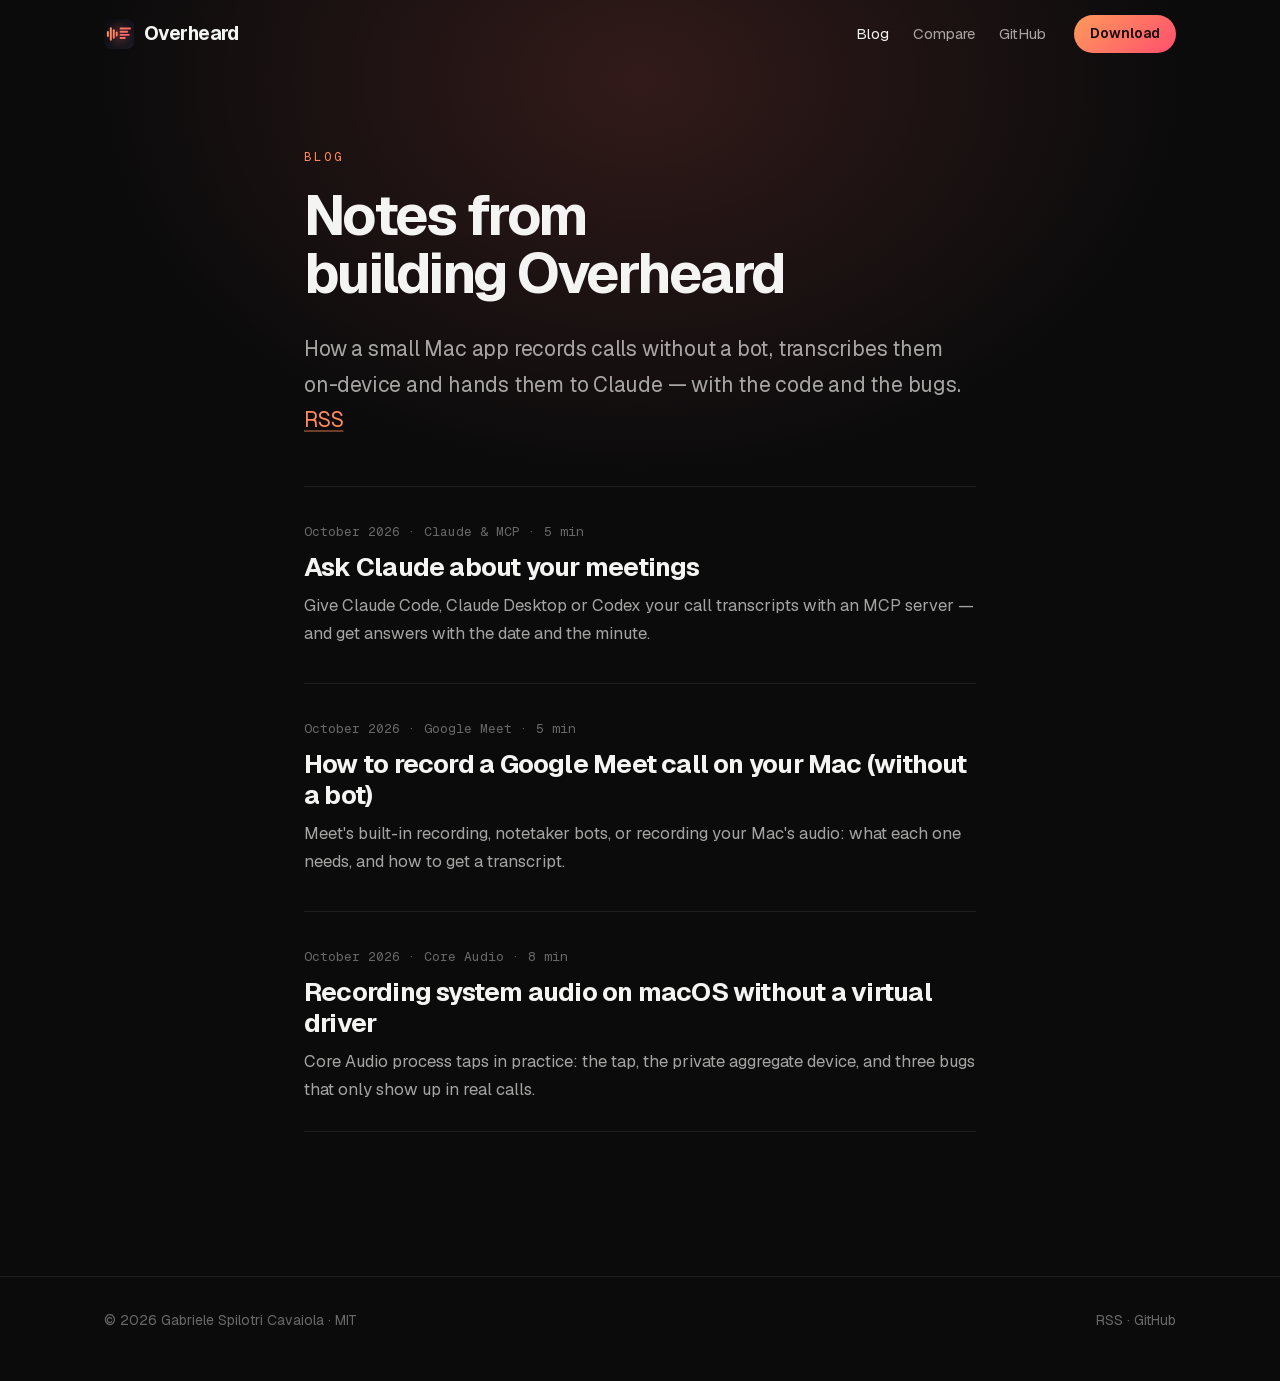
<file: docs/blog/index.html>
<!doctype html>
<html lang="en">
<head>
<meta charset="utf-8">
<meta name="viewport" content="width=device-width, initial-scale=1">
<title>Mac Meeting Recording and Transcription Guides | Overheard</title>
<meta name="description" content="Guides to recording Google Meet without a bot, capturing Mac system audio without BlackHole and finding answers in meeting transcripts with Claude.">
<link rel="canonical" href="https://getoverheard.dev/blog/">
<meta property="og:title" content="Mac Meeting Recording and Transcription Guides | Overheard">
<meta property="og:image" content="https://getoverheard.dev/assets/poster.jpg">
<meta name="theme-color" content="#0B0B0C">
<link rel="icon" href="../assets/icon-tile.svg" type="image/svg+xml">
<link rel="alternate" type="application/rss+xml" title="Overheard blog" href="feed.xml">
<link rel="stylesheet" href="blog.css">
<meta property="og:description" content="Guides to recording Google Meet without a bot, capturing Mac system audio without BlackHole and finding answers in meeting transcripts with Claude.">
</head>
<body>

<header class="nav">
  <a class="brand" href="../"><img src="../assets/icon-tile.svg" alt="">Overheard</a>
  <nav>
    <a href="./" aria-current="page">Blog</a>
    <a href="../compare/">Compare</a>
    <a class="hide-s" href="https://github.com/anonbeat1/overheard">GitHub</a>
  </nav>
  <a class="dl" href="https://github.com/anonbeat1/overheard/releases/latest">Download</a>
</header>

<main class="wrap">
<article>
  <span class="eyebrow">Blog</span>
  <h1>Notes from building Overheard</h1>
  <p class="lead">How a small Mac app records calls without a bot, transcribes them on-device and hands them to Claude — with the code and the bugs. <a href="feed.xml">RSS</a></p>

  <ul class="posts">
    <li><a href="ask-claude-about-your-meetings/">
      <span class="meta">October 2026 · Claude &amp; MCP · 5 min</span>
      <h2>Ask Claude about your meetings</h2>
      <p>Give Claude Code, Claude Desktop or Codex your call transcripts with an MCP server — and get answers with the date and the minute.</p>
    </a></li>
    <li><a href="record-google-meet-on-mac/">
      <span class="meta">October 2026 · Google Meet · 5 min</span>
      <h2>How to record a Google Meet call on your Mac (without a bot)</h2>
      <p>Meet's built-in recording, notetaker bots, or recording your Mac's audio: what each one needs, and how to get a transcript.</p>
    </a></li>
    <li><a href="system-audio-without-a-virtual-driver/">
      <span class="meta">October 2026 · Core Audio · 8 min</span>
      <h2>Recording system audio on macOS without a virtual driver</h2>
      <p>Core Audio process taps in practice: the tap, the private aggregate device, and three bugs that only show up in real calls.</p>
    </a></li>
  </ul>
</article>
</main>

<footer>
  <div class="wrap">
    <span>© 2026 Gabriele Spilotri Cavaiola · MIT</span>
    <span><a href="feed.xml">RSS</a> · <a href="https://github.com/anonbeat1/overheard">GitHub</a></span>
  </div>
</footer>
</body>
</html>
</file>
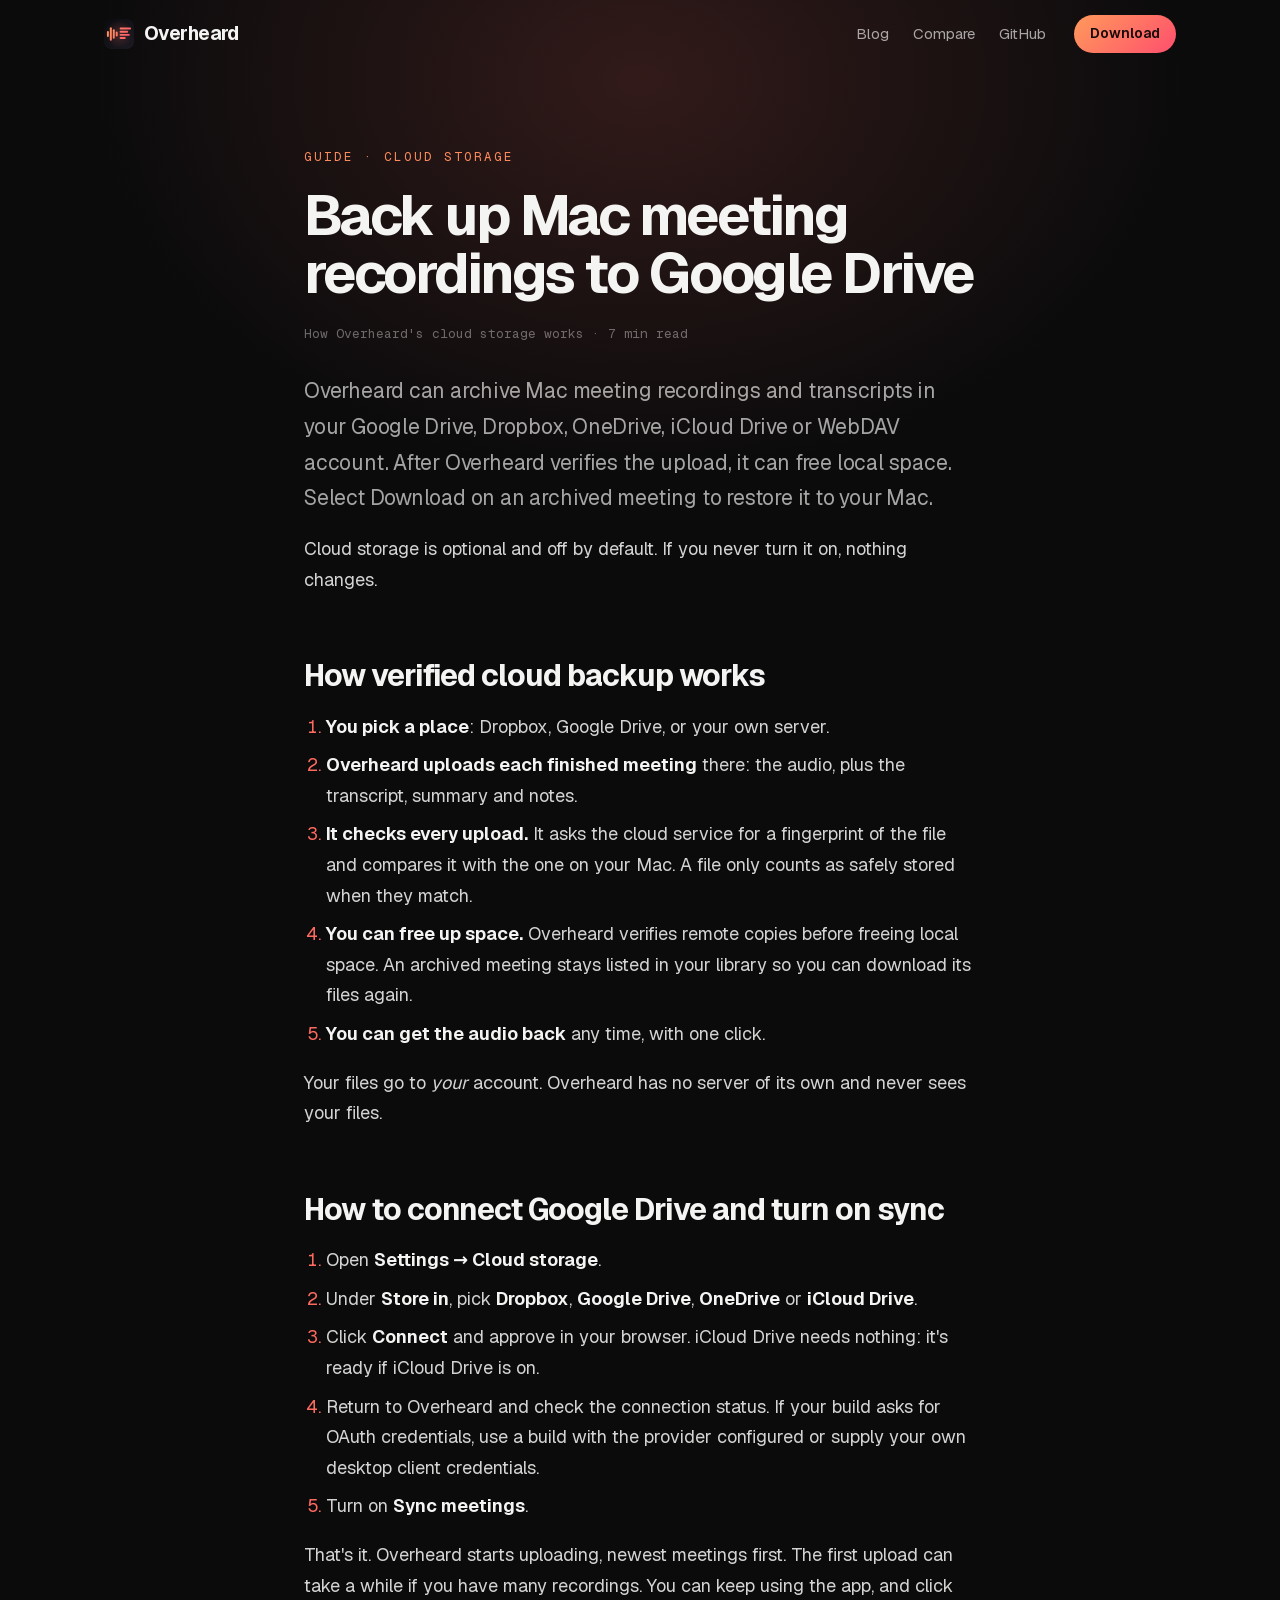
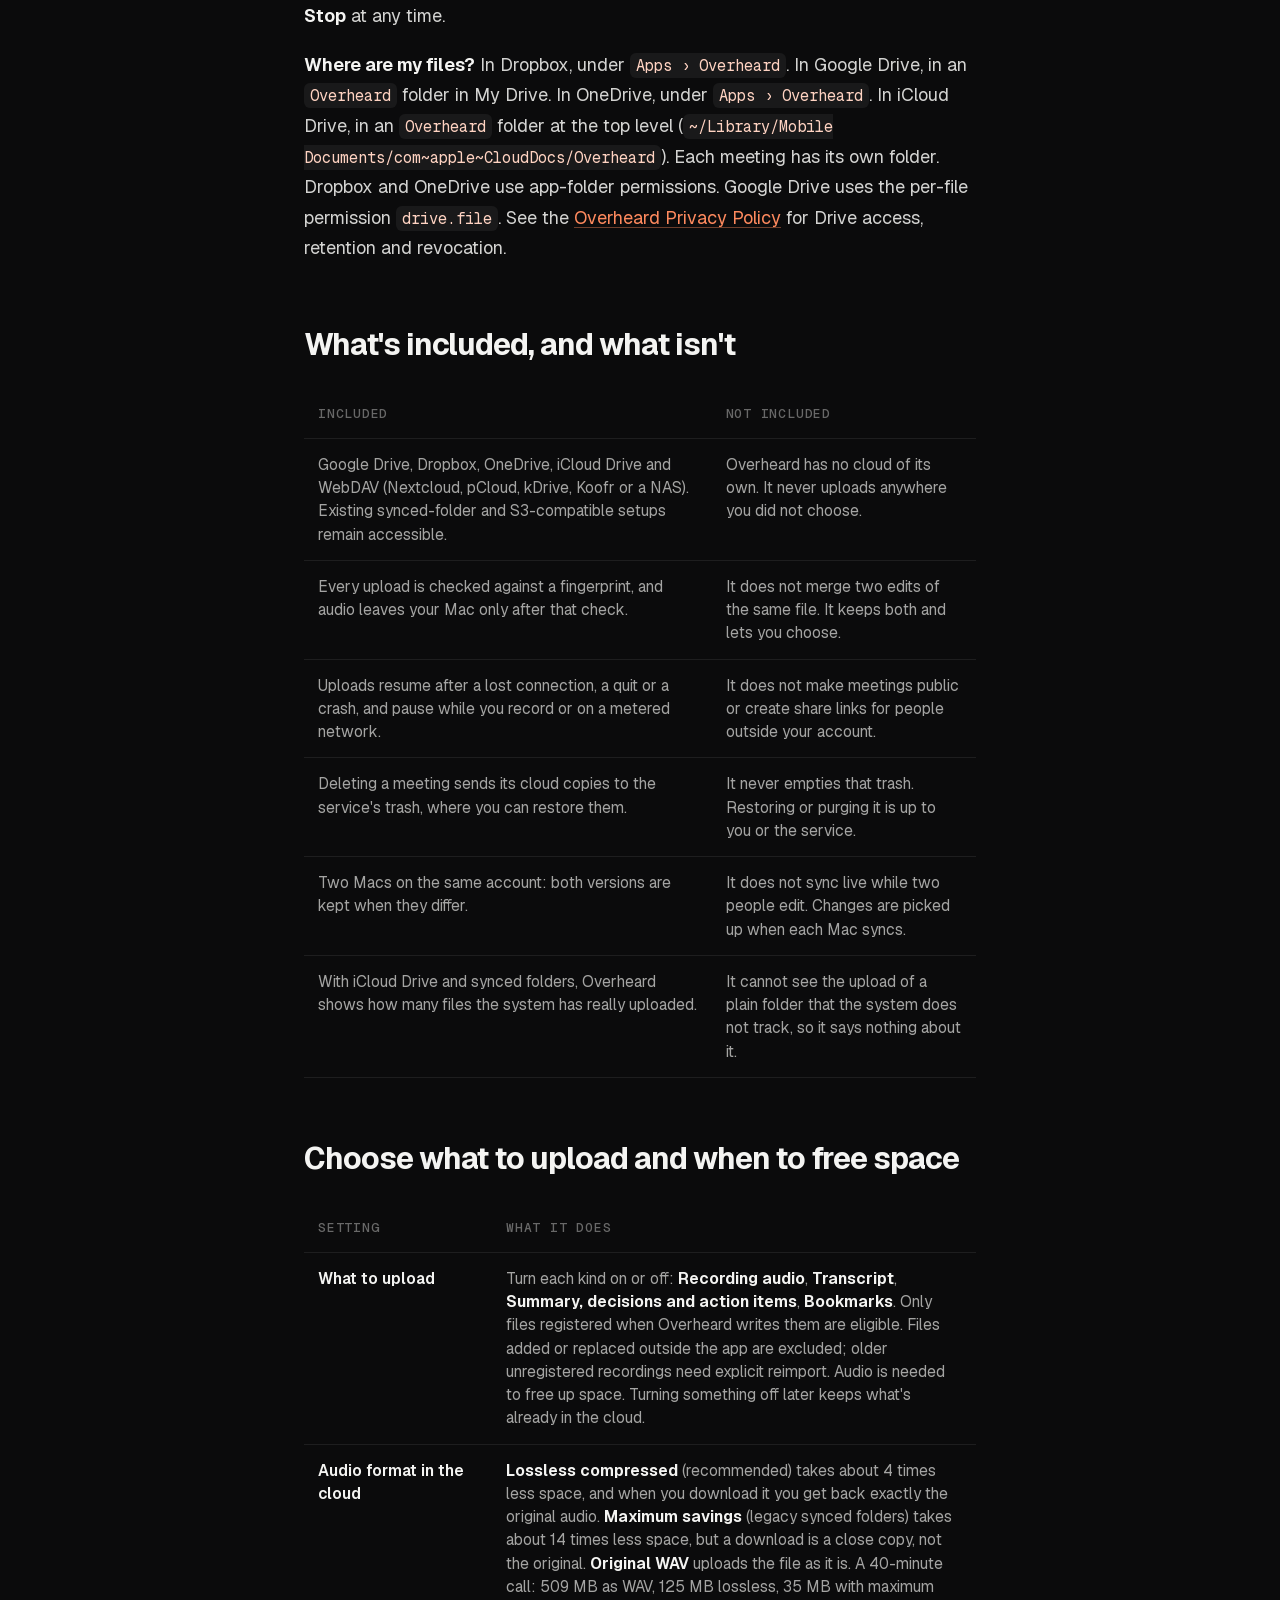
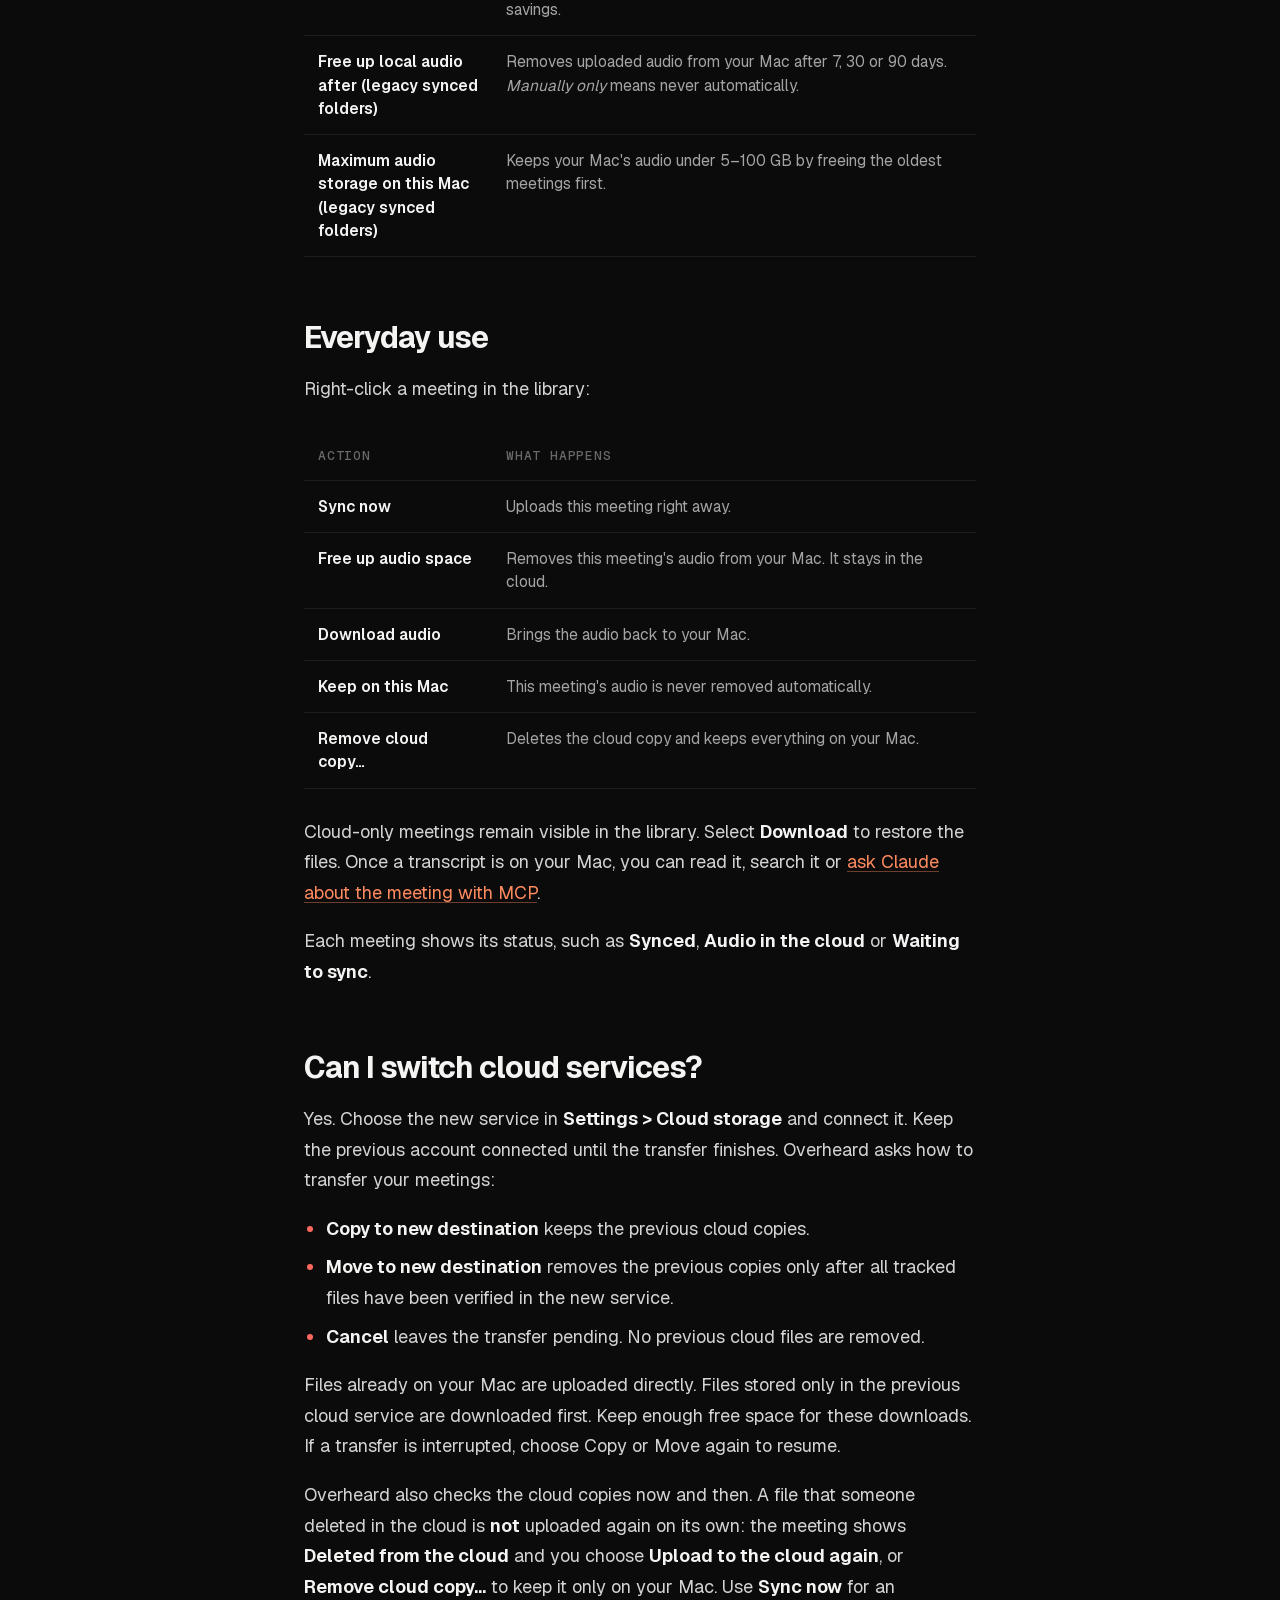
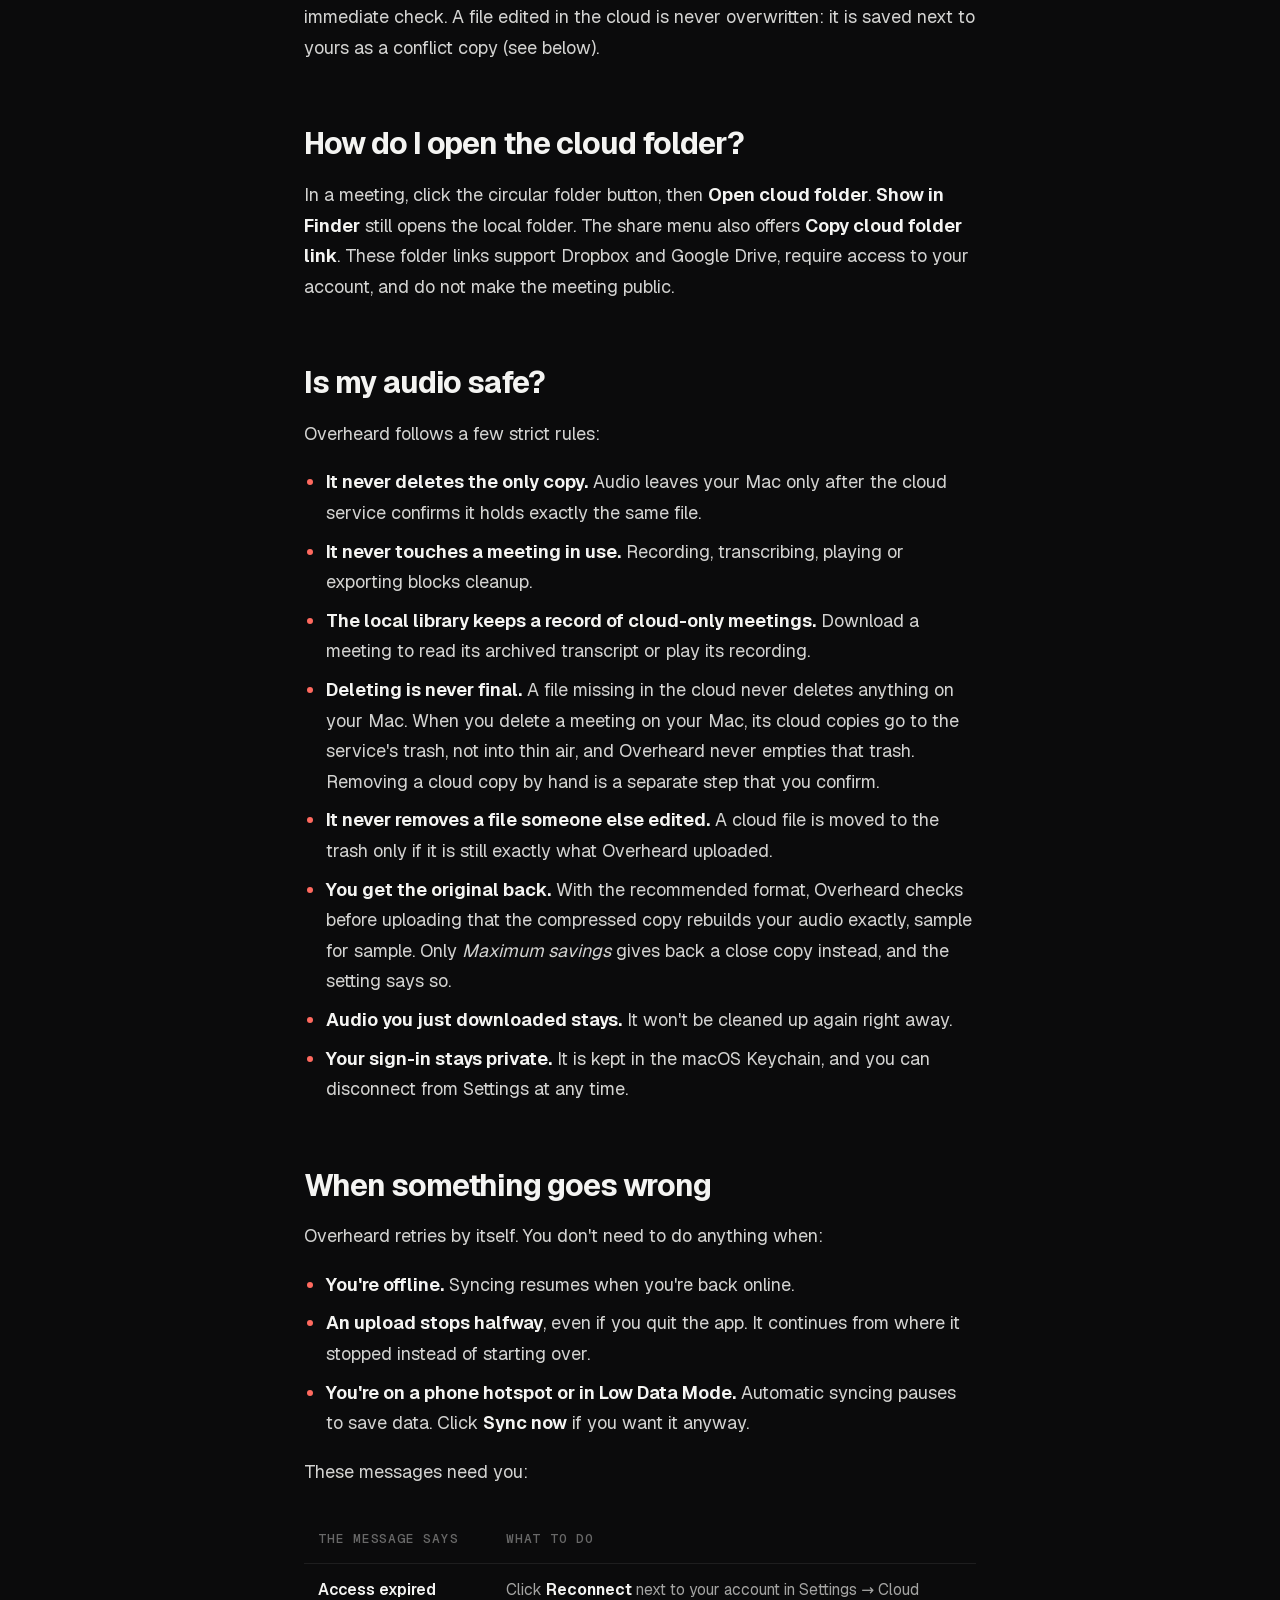
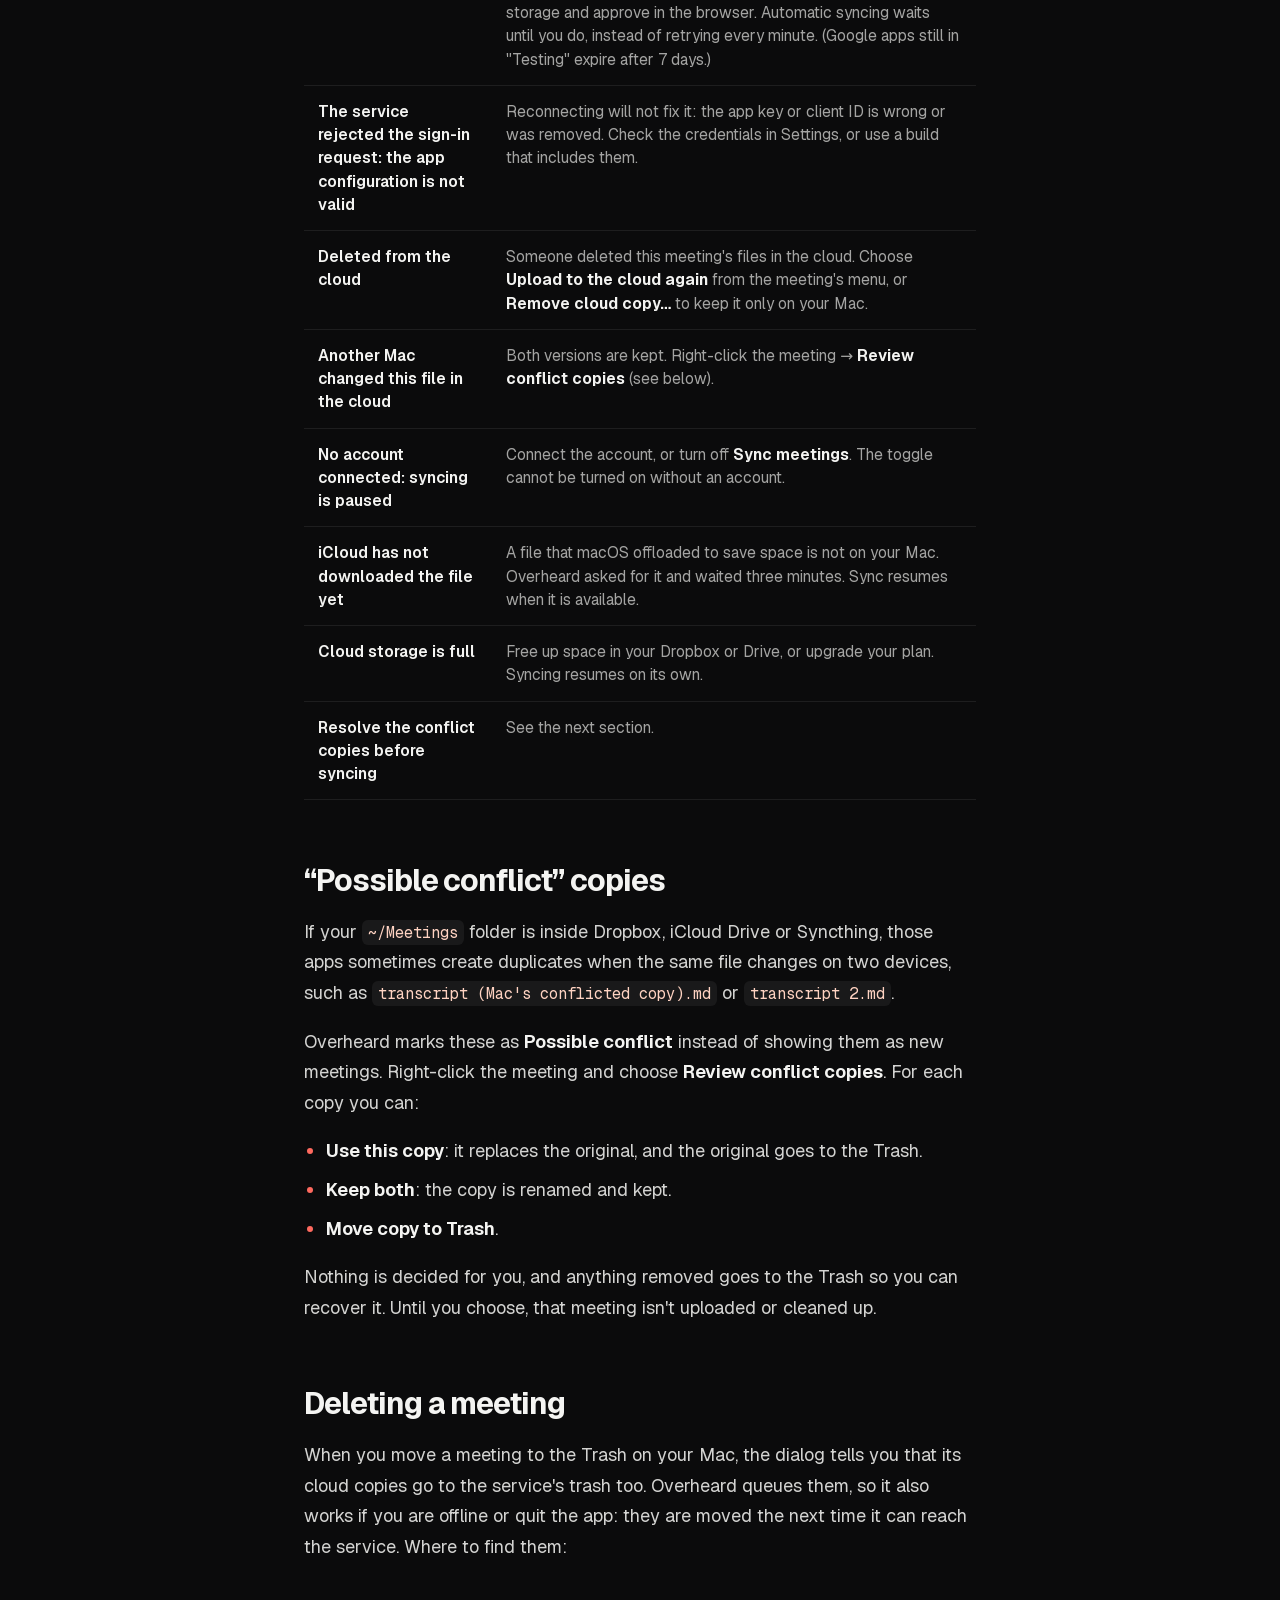
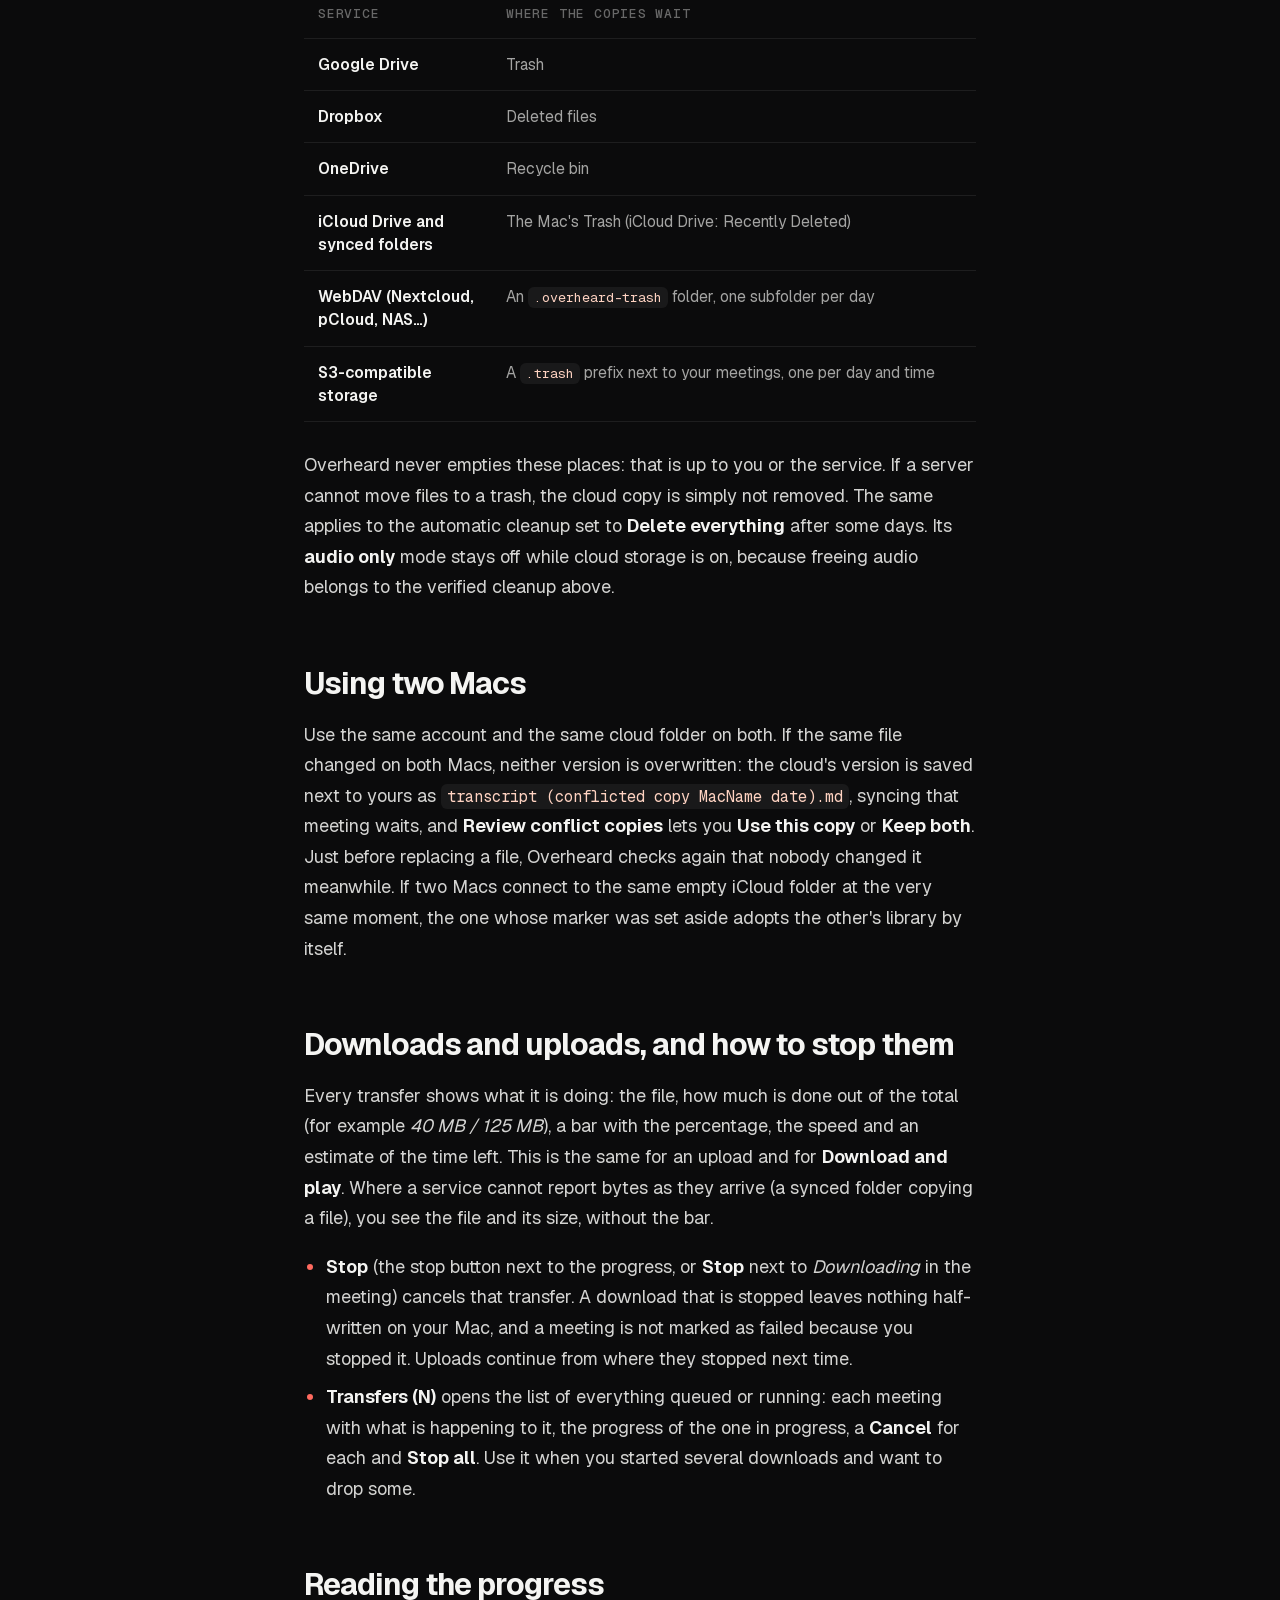
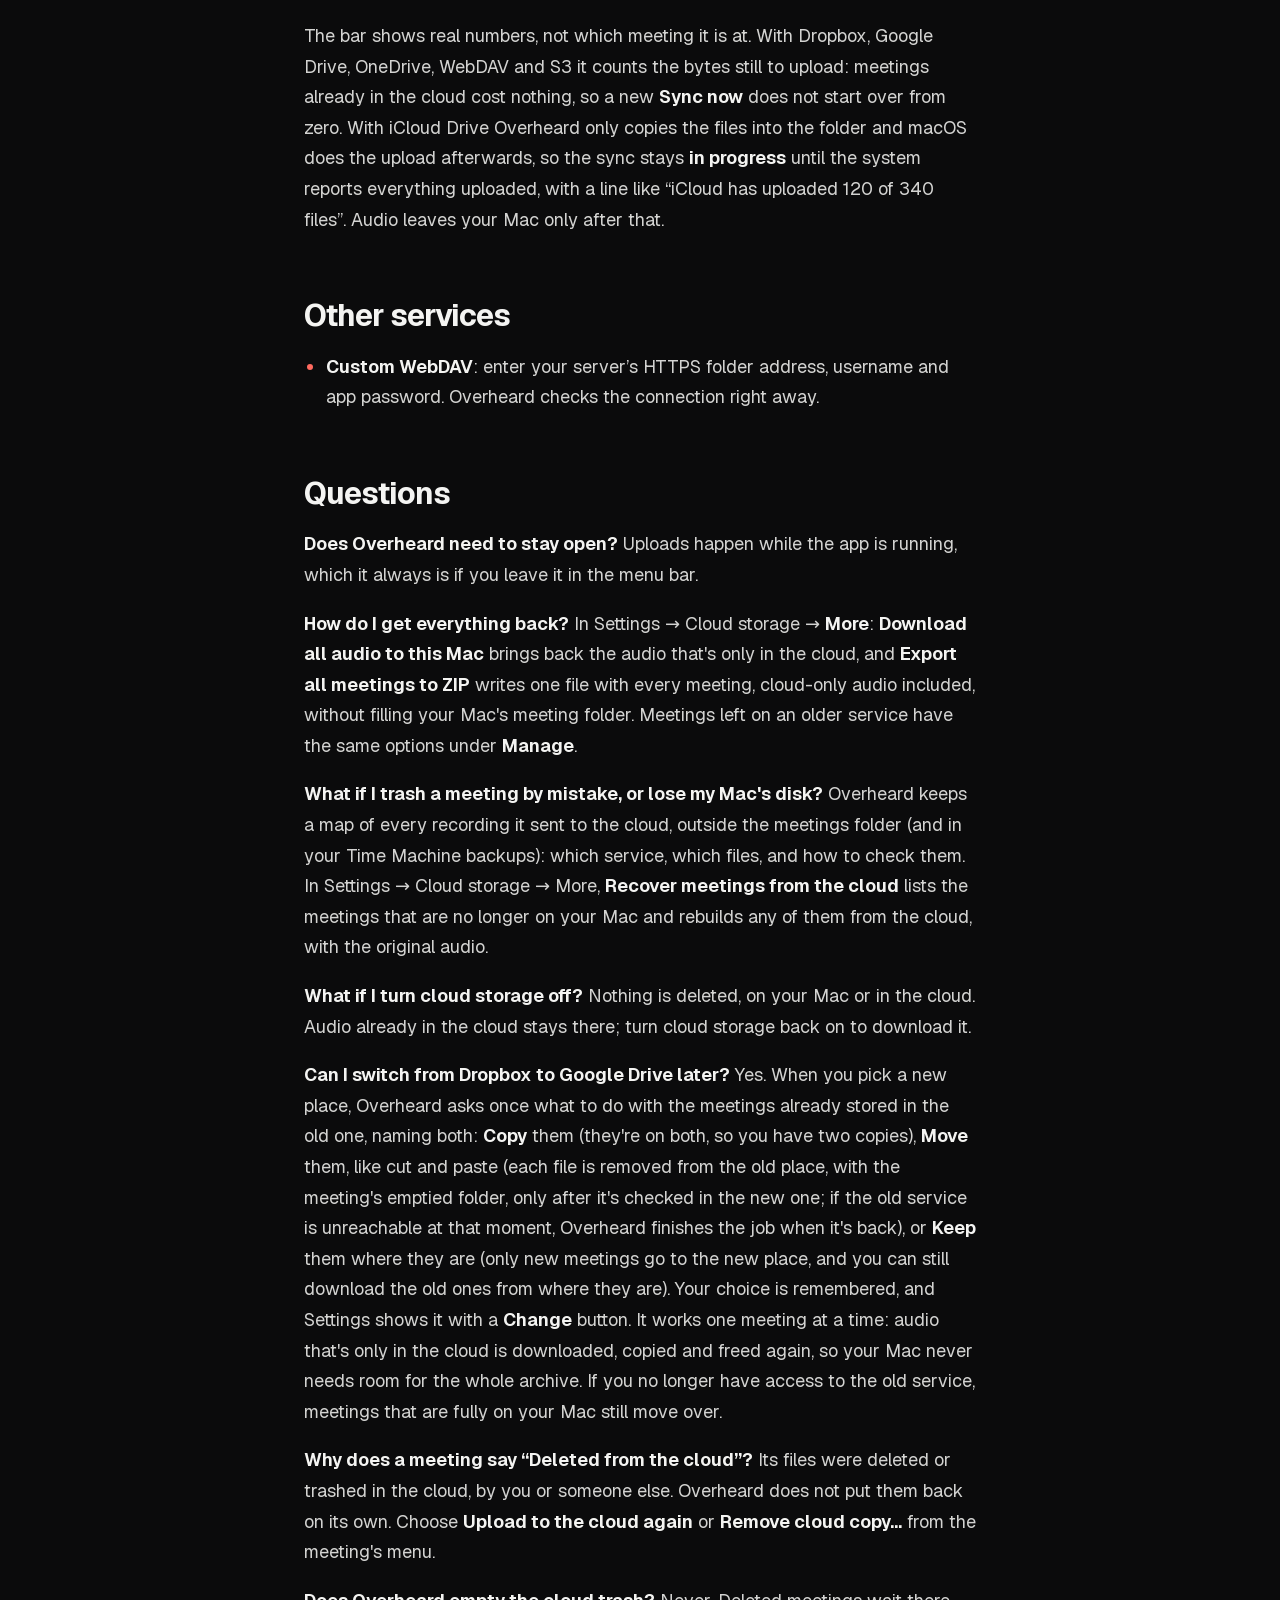
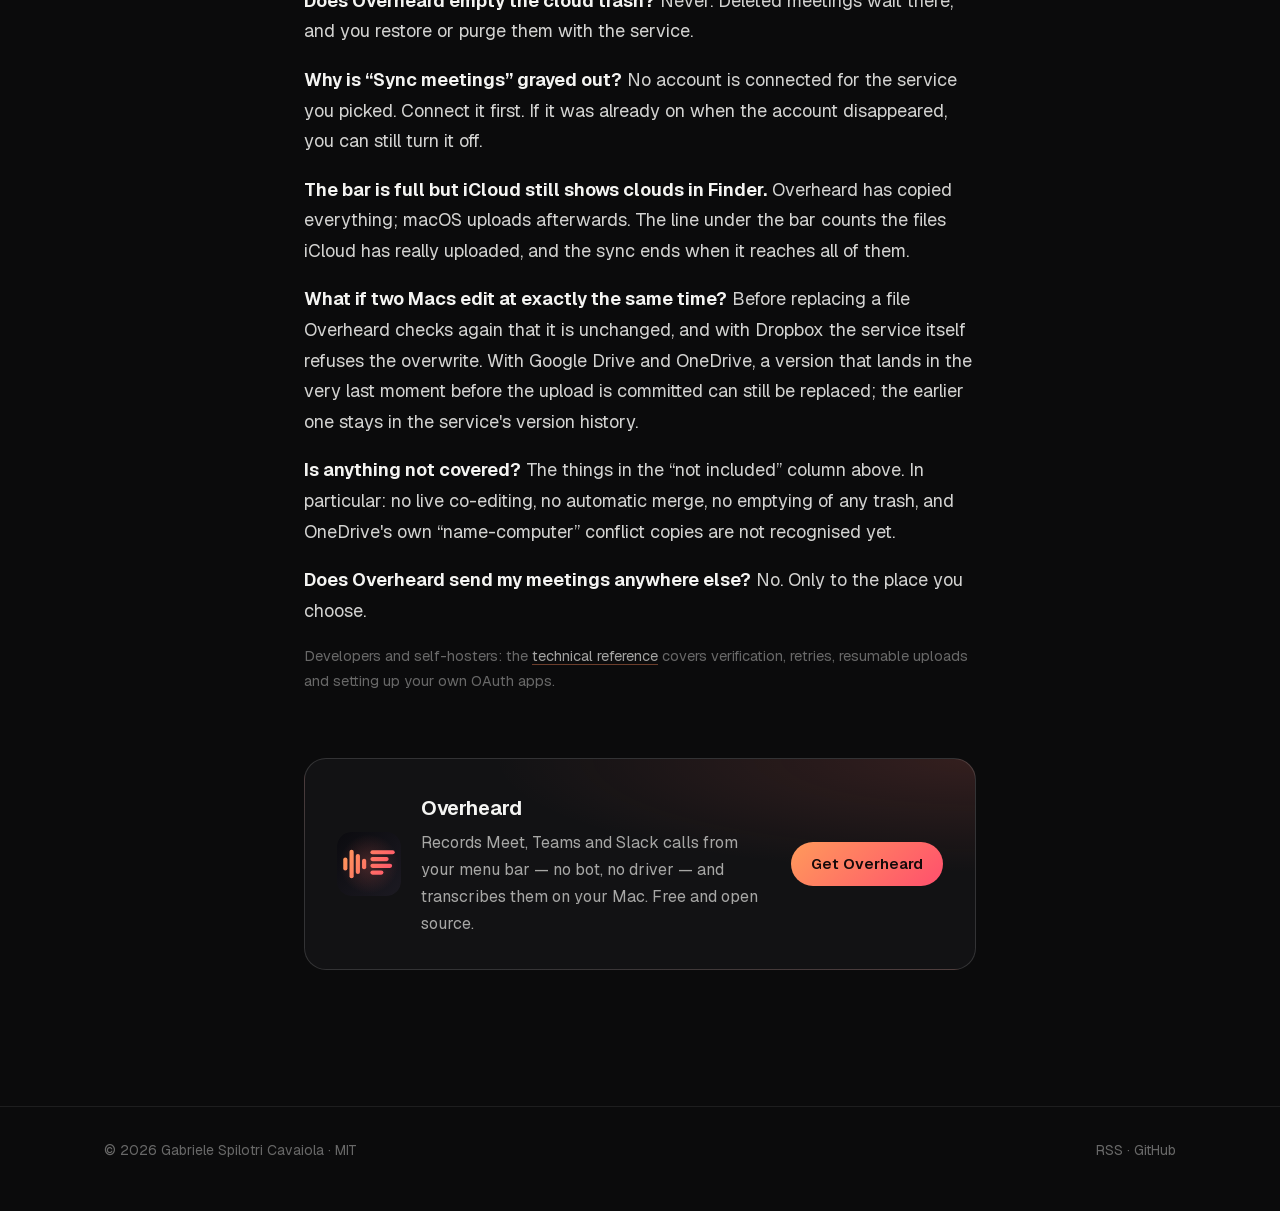
<file: docs/cloud-storage/index.html>
<!doctype html>
<html lang="en">
<head>
<meta charset="utf-8">
<meta name="viewport" content="width=device-width, initial-scale=1">
<title>Back Up Mac Meeting Recordings to Google Drive | Overheard</title>
<meta name="description" content="Back up Overheard meetings to Google Drive, Dropbox, OneDrive or iCloud Drive. Free local space after verifying uploads and download meetings when needed.">
<meta name="author" content="Gabriele Spilotri Cavaiola">
<link rel="canonical" href="https://getoverheard.dev/cloud-storage/">
<script type="application/ld+json">{"@context": "https://schema.org", "@type": "TechArticle", "headline": "Back up Mac meeting recordings to Google Drive", "description": "Back up Overheard meetings to Google Drive, Dropbox, OneDrive or iCloud Drive. Free local space after verifying uploads and download meetings when needed.", "url": "https://getoverheard.dev/cloud-storage/", "mainEntityOfPage": "https://getoverheard.dev/cloud-storage/", "datePublished": "2026-11-17", "dateModified": "2026-11-20", "image": "https://getoverheard.dev/assets/poster.jpg", "author": {"@type": "Person", "name": "Gabriele Spilotri Cavaiola", "url": "https://github.com/anonbeat1"}, "publisher": {"@type": "Organization", "name": "Overheard", "url": "https://getoverheard.dev/"}}</script>
<meta property="og:type" content="article">
<meta property="og:title" content="Back Up Mac Meeting Recordings to Google Drive | Overheard">
<meta property="og:description" content="Back up Overheard meetings to Google Drive, Dropbox, OneDrive or iCloud Drive. Free local space after verifying uploads and download meetings when needed.">
<meta property="og:image" content="https://getoverheard.dev/assets/poster.jpg">
<meta name="twitter:card" content="summary_large_image">
<meta name="theme-color" content="#0B0B0C">
<link rel="icon" href="../assets/icon-tile.svg" type="image/svg+xml">
<link rel="alternate" type="application/rss+xml" title="Overheard blog" href="../blog/feed.xml">
<link rel="stylesheet" href="../blog/blog.css">
</head>
<body>

<header class="nav">
  <a class="brand" href="../"><img src="../assets/icon-tile.svg" alt="">Overheard</a>
  <nav>
    <a href="../blog/">Blog</a>
    <a href="../compare/">Compare</a>
    <a class="hide-s" href="https://github.com/anonbeat1/overheard">GitHub</a>
  </nav>
  <a class="dl" href="https://github.com/anonbeat1/overheard/releases/latest">Download</a>
</header>

<main class="wrap">
<article>
  <span class="eyebrow">Guide · Cloud storage</span>
  <h1>Back up Mac meeting recordings to Google Drive</h1>
  <p class="meta">How Overheard's cloud storage works · 7 min read</p>

  <p class="lead">Overheard can archive Mac meeting recordings and transcripts in your Google Drive, Dropbox, OneDrive, iCloud Drive or WebDAV account. After Overheard verifies the upload, it can free local space. Select Download on an archived meeting to restore it to your Mac.</p>

  <p>Cloud storage is optional and off by default. If you never turn it on, nothing changes.</p>

  <h2>How verified cloud backup works</h2>
  <ol>
    <li><strong>You pick a place</strong>: Dropbox, Google Drive, or your own server.</li>
    <li><strong>Overheard uploads each finished meeting</strong> there: the audio, plus the transcript, summary and notes.</li>
    <li><strong>It checks every upload.</strong> It asks the cloud service for a fingerprint of the file and compares it with the one on your Mac. A file only counts as safely stored when they match.</li>
    <li><strong>You can free up space.</strong> Overheard verifies remote copies before freeing local space. An archived meeting stays listed in your library so you can download its files again.</li>
    <li><strong>You can get the audio back</strong> any time, with one click.</li>
  </ol>
  <p>Your files go to <em>your</em> account. Overheard has no server of its own and never sees your files.</p>

  <h2>How to connect Google Drive and turn on sync</h2>
  <ol>
    <li>Open <strong>Settings → Cloud storage</strong>.</li>
    <li>Under <strong>Store in</strong>, pick <strong>Dropbox</strong>, <strong>Google Drive</strong>, <strong>OneDrive</strong> or <strong>iCloud Drive</strong>.</li>
    <li>Click <strong>Connect</strong> and approve in your browser. iCloud Drive needs nothing: it's ready if iCloud Drive is on.</li>
    <li>Return to Overheard and check the connection status. If your build asks for OAuth credentials, use a build with the provider configured or supply your own desktop client credentials.</li>
    <li>Turn on <strong>Sync meetings</strong>.</li>
  </ol>
  <p>That's it. Overheard starts uploading, newest meetings first. The first upload can take a while if you have many recordings. You can keep using the app, and click <strong>Stop</strong> at any time.</p>
  <p><strong>Where are my files?</strong> In Dropbox, under <code>Apps › Overheard</code>. In Google Drive, in an <code>Overheard</code> folder in My Drive. In OneDrive, under <code>Apps › Overheard</code>. In iCloud Drive, in an <code>Overheard</code> folder at the top level (<code>~/Library/Mobile Documents/com~apple~CloudDocs/Overheard</code>). Each meeting has its own folder. Dropbox and OneDrive use app-folder permissions. Google Drive uses the per-file permission <code>drive.file</code>. See the <a href="../privacy/">Overheard Privacy Policy</a> for Drive access, retention and revocation.</p>

  <h2>What's included, and what isn't</h2>
  <div class="tbl"><table>
    <thead><tr><th>Included</th><th>Not included</th></tr></thead>
    <tbody>
      <tr><td>Google Drive, Dropbox, OneDrive, iCloud Drive and WebDAV (Nextcloud, pCloud, kDrive, Koofr or a NAS). Existing synced-folder and S3-compatible setups remain accessible.</td><td>Overheard has no cloud of its own. It never uploads anywhere you did not choose.</td></tr>
      <tr><td>Every upload is checked against a fingerprint, and audio leaves your Mac only after that check.</td><td>It does not merge two edits of the same file. It keeps both and lets you choose.</td></tr>
      <tr><td>Uploads resume after a lost connection, a quit or a crash, and pause while you record or on a metered network.</td><td>It does not make meetings public or create share links for people outside your account.</td></tr>
      <tr><td>Deleting a meeting sends its cloud copies to the service's trash, where you can restore them.</td><td>It never empties that trash. Restoring or purging it is up to you or the service.</td></tr>
      <tr><td>Two Macs on the same account: both versions are kept when they differ.</td><td>It does not sync live while two people edit. Changes are picked up when each Mac syncs.</td></tr>
      <tr><td>With iCloud Drive and synced folders, Overheard shows how many files the system has really uploaded.</td><td>It cannot see the upload of a plain folder that the system does not track, so it says nothing about it.</td></tr>
    </tbody>
  </table></div>

  <h2>Choose what to upload and when to free space</h2>
  <div class="tbl"><table>
    <thead><tr><th>Setting</th><th>What it does</th></tr></thead>
    <tbody>
      <tr><th>What to upload</th><td>Turn each kind on or off: <strong>Recording audio</strong>, <strong>Transcript</strong>, <strong>Summary, decisions and action items</strong>, <strong>Bookmarks</strong>. Only files registered when Overheard writes them are eligible. Files added or replaced outside the app are excluded; older unregistered recordings need explicit reimport. Audio is needed to free up space. Turning something off later keeps what's already in the cloud.</td></tr>
      <tr><th>Audio format in the cloud</th><td><strong>Lossless compressed</strong> (recommended) takes about 4 times less space, and when you download it you get back exactly the original audio. <strong>Maximum savings</strong> (legacy synced folders) takes about 14 times less space, but a download is a close copy, not the original. <strong>Original WAV</strong> uploads the file as it is. A 40-minute call: 509 MB as WAV, 125 MB lossless, 35 MB with maximum savings.</td></tr>
      <tr><th>Free up local audio after (legacy synced folders)</th><td>Removes uploaded audio from your Mac after 7, 30 or 90 days. <em>Manually only</em> means never automatically.</td></tr>
      <tr><th>Maximum audio storage on this Mac (legacy synced folders)</th><td>Keeps your Mac's audio under 5–100 GB by freeing the oldest meetings first.</td></tr>
    </tbody>
  </table></div>

  <h2>Everyday use</h2>
  <p>Right-click a meeting in the library:</p>
  <div class="tbl"><table>
    <thead><tr><th>Action</th><th>What happens</th></tr></thead>
    <tbody>
      <tr><th>Sync now</th><td>Uploads this meeting right away.</td></tr>
      <tr><th>Free up audio space</th><td>Removes this meeting's audio from your Mac. It stays in the cloud.</td></tr>
      <tr><th>Download audio</th><td>Brings the audio back to your Mac.</td></tr>
      <tr><th>Keep on this Mac</th><td>This meeting's audio is never removed automatically.</td></tr>
      <tr><th>Remove cloud copy…</th><td>Deletes the cloud copy and keeps everything on your Mac.</td></tr>
    </tbody>
  </table></div>
  <p>Cloud-only meetings remain visible in the library. Select <strong>Download</strong> to restore the files. Once a transcript is on your Mac, you can read it, search it or <a href="../blog/ask-claude-about-your-meetings/">ask Claude about the meeting with MCP</a>.</p>
  <p>Each meeting shows its status, such as <strong>Synced</strong>, <strong>Audio in the cloud</strong> or <strong>Waiting to sync</strong>.</p>

  <h2>Can I switch cloud services?</h2>
  <p>Yes. Choose the new service in <strong>Settings &gt; Cloud storage</strong> and connect it. Keep the previous account connected until the transfer finishes. Overheard asks how to transfer your meetings:</p>
  <ul>
    <li><strong>Copy to new destination</strong> keeps the previous cloud copies.</li>
    <li><strong>Move to new destination</strong> removes the previous copies only after all tracked files have been verified in the new service.</li>
    <li><strong>Cancel</strong> leaves the transfer pending. No previous cloud files are removed.</li>
  </ul>
  <p>Files already on your Mac are uploaded directly. Files stored only in the previous cloud service are downloaded first. Keep enough free space for these downloads. If a transfer is interrupted, choose Copy or Move again to resume.</p>
  <p>Overheard also checks the cloud copies now and then. A file that someone deleted in the cloud is <strong>not</strong> uploaded again on its own: the meeting shows <strong>Deleted from the cloud</strong> and you choose <strong>Upload to the cloud again</strong>, or <strong>Remove cloud copy…</strong> to keep it only on your Mac. Use <strong>Sync now</strong> for an immediate check. A file edited in the cloud is never overwritten: it is saved next to yours as a conflict copy (see below).</p>
  <h2>How do I open the cloud folder?</h2>
  <p>In a meeting, click the circular folder button, then <strong>Open cloud folder</strong>. <strong>Show in Finder</strong> still opens the local folder. The share menu also offers <strong>Copy cloud folder link</strong>. These folder links support Dropbox and Google Drive, require access to your account, and do not make the meeting public.</p>

  <h2>Is my audio safe?</h2>
  <p>Overheard follows a few strict rules:</p>
  <ul>
    <li><strong>It never deletes the only copy.</strong> Audio leaves your Mac only after the cloud service confirms it holds exactly the same file.</li>
    <li><strong>It never touches a meeting in use.</strong> Recording, transcribing, playing or exporting blocks cleanup.</li>
    <li><strong>The local library keeps a record of cloud-only meetings.</strong> Download a meeting to read its archived transcript or play its recording.</li>
    <li><strong>Deleting is never final.</strong> A file missing in the cloud never deletes anything on your Mac. When you delete a meeting on your Mac, its cloud copies go to the service's trash, not into thin air, and Overheard never empties that trash. Removing a cloud copy by hand is a separate step that you confirm.</li>
    <li><strong>It never removes a file someone else edited.</strong> A cloud file is moved to the trash only if it is still exactly what Overheard uploaded.</li>
    <li><strong>You get the original back.</strong> With the recommended format, Overheard checks before uploading that the compressed copy rebuilds your audio exactly, sample for sample. Only <em>Maximum savings</em> gives back a close copy instead, and the setting says so.</li>
    <li><strong>Audio you just downloaded stays.</strong> It won't be cleaned up again right away.</li>
    <li><strong>Your sign-in stays private.</strong> It is kept in the macOS Keychain, and you can disconnect from Settings at any time.</li>
  </ul>

  <h2>When something goes wrong</h2>
  <p>Overheard retries by itself. You don't need to do anything when:</p>
  <ul>
    <li><strong>You're offline.</strong> Syncing resumes when you're back online.</li>
    <li><strong>An upload stops halfway</strong>, even if you quit the app. It continues from where it stopped instead of starting over.</li>
    <li><strong>You're on a phone hotspot or in Low Data Mode.</strong> Automatic syncing pauses to save data. Click <strong>Sync now</strong> if you want it anyway.</li>
  </ul>
  <p>These messages need you:</p>
  <div class="tbl"><table>
    <thead><tr><th>The message says</th><th>What to do</th></tr></thead>
    <tbody>
      <tr><th>Access expired</th><td>Click <strong>Reconnect</strong> next to your account in Settings → Cloud storage and approve in the browser. Automatic syncing waits until you do, instead of retrying every minute. (Google apps still in "Testing" expire after 7 days.)</td></tr>
      <tr><th>The service rejected the sign-in request: the app configuration is not valid</th><td>Reconnecting will not fix it: the app key or client ID is wrong or was removed. Check the credentials in Settings, or use a build that includes them.</td></tr>
      <tr><th>Deleted from the cloud</th><td>Someone deleted this meeting's files in the cloud. Choose <strong>Upload to the cloud again</strong> from the meeting's menu, or <strong>Remove cloud copy…</strong> to keep it only on your Mac.</td></tr>
      <tr><th>Another Mac changed this file in the cloud</th><td>Both versions are kept. Right-click the meeting → <strong>Review conflict copies</strong> (see below).</td></tr>
      <tr><th>No account connected: syncing is paused</th><td>Connect the account, or turn off <strong>Sync meetings</strong>. The toggle cannot be turned on without an account.</td></tr>
      <tr><th>iCloud has not downloaded the file yet</th><td>A file that macOS offloaded to save space is not on your Mac. Overheard asked for it and waited three minutes. Sync resumes when it is available.</td></tr>
      <tr><th>Cloud storage is full</th><td>Free up space in your Dropbox or Drive, or upgrade your plan. Syncing resumes on its own.</td></tr>
      <tr><th>Resolve the conflict copies before syncing</th><td>See the next section.</td></tr>
    </tbody>
  </table></div>

  <h2>“Possible conflict” copies</h2>
  <p>If your <code>~/Meetings</code> folder is inside Dropbox, iCloud Drive or Syncthing, those apps sometimes create duplicates when the same file changes on two devices, such as <code>transcript (Mac's conflicted copy).md</code> or <code>transcript 2.md</code>.</p>
  <p>Overheard marks these as <strong>Possible conflict</strong> instead of showing them as new meetings. Right-click the meeting and choose <strong>Review conflict copies</strong>. For each copy you can:</p>
  <ul>
    <li><strong>Use this copy</strong>: it replaces the original, and the original goes to the Trash.</li>
    <li><strong>Keep both</strong>: the copy is renamed and kept.</li>
    <li><strong>Move copy to Trash</strong>.</li>
  </ul>
  <p>Nothing is decided for you, and anything removed goes to the Trash so you can recover it. Until you choose, that meeting isn't uploaded or cleaned up.</p>

  <h2>Deleting a meeting</h2>
  <p>When you move a meeting to the Trash on your Mac, the dialog tells you that its cloud copies go to the service's trash too. Overheard queues them, so it also works if you are offline or quit the app: they are moved the next time it can reach the service. Where to find them:</p>
  <div class="tbl"><table>
    <thead><tr><th>Service</th><th>Where the copies wait</th></tr></thead>
    <tbody>
      <tr><th>Google Drive</th><td>Trash</td></tr>
      <tr><th>Dropbox</th><td>Deleted files</td></tr>
      <tr><th>OneDrive</th><td>Recycle bin</td></tr>
      <tr><th>iCloud Drive and synced folders</th><td>The Mac's Trash (iCloud Drive: Recently Deleted)</td></tr>
      <tr><th>WebDAV (Nextcloud, pCloud, NAS…)</th><td>An <code>.overheard-trash</code> folder, one subfolder per day</td></tr>
      <tr><th>S3-compatible storage</th><td>A <code>.trash</code> prefix next to your meetings, one per day and time</td></tr>
    </tbody>
  </table></div>
  <p>Overheard never empties these places: that is up to you or the service. If a server cannot move files to a trash, the cloud copy is simply not removed. The same applies to the automatic cleanup set to <strong>Delete everything</strong> after some days. Its <strong>audio only</strong> mode stays off while cloud storage is on, because freeing audio belongs to the verified cleanup above.</p>

  <h2>Using two Macs</h2>
  <p>Use the same account and the same cloud folder on both. If the same file changed on both Macs, neither version is overwritten: the cloud's version is saved next to yours as <code>transcript (conflicted copy MacName date).md</code>, syncing that meeting waits, and <strong>Review conflict copies</strong> lets you <strong>Use this copy</strong> or <strong>Keep both</strong>. Just before replacing a file, Overheard checks again that nobody changed it meanwhile. If two Macs connect to the same empty iCloud folder at the very same moment, the one whose marker was set aside adopts the other's library by itself.</p>

  <h2>Downloads and uploads, and how to stop them</h2>
  <p>Every transfer shows what it is doing: the file, how much is done out of the total (for example <em>40 MB / 125 MB</em>), a bar with the percentage, the speed and an estimate of the time left. This is the same for an upload and for <strong>Download and play</strong>. Where a service cannot report bytes as they arrive (a synced folder copying a file), you see the file and its size, without the bar.</p>
  <ul>
    <li><strong>Stop</strong> (the stop button next to the progress, or <strong>Stop</strong> next to <em>Downloading</em> in the meeting) cancels that transfer. A download that is stopped leaves nothing half-written on your Mac, and a meeting is not marked as failed because you stopped it. Uploads continue from where they stopped next time.</li>
    <li><strong>Transfers (N)</strong> opens the list of everything queued or running: each meeting with what is happening to it, the progress of the one in progress, a <strong>Cancel</strong> for each and <strong>Stop all</strong>. Use it when you started several downloads and want to drop some.</li>
  </ul>

  <h2>Reading the progress</h2>
  <p>The bar shows real numbers, not which meeting it is at. With Dropbox, Google Drive, OneDrive, WebDAV and S3 it counts the bytes still to upload: meetings already in the cloud cost nothing, so a new <strong>Sync now</strong> does not start over from zero. With iCloud Drive Overheard only copies the files into the folder and macOS does the upload afterwards, so the sync stays <strong>in progress</strong> until the system reports everything uploaded, with a line like “iCloud has uploaded 120 of 340 files”. Audio leaves your Mac only after that.</p>

  <h2>Other services</h2>
  <ul>
    <li><strong>Custom WebDAV</strong>: enter your server’s HTTPS folder address, username and app password. Overheard checks the connection right away.</li>
  </ul>

  <h2>Questions</h2>
  <p><strong>Does Overheard need to stay open?</strong> Uploads happen while the app is running, which it always is if you leave it in the menu bar.</p>
  <p><strong>How do I get everything back?</strong> In Settings → Cloud storage → <strong>More</strong>: <strong>Download all audio to this Mac</strong> brings back the audio that's only in the cloud, and <strong>Export all meetings to ZIP</strong> writes one file with every meeting, cloud-only audio included, without filling your Mac's meeting folder. Meetings left on an older service have the same options under <strong>Manage</strong>.</p>
  <p><strong>What if I trash a meeting by mistake, or lose my Mac's disk?</strong> Overheard keeps a map of every recording it sent to the cloud, outside the meetings folder (and in your Time Machine backups): which service, which files, and how to check them. In Settings → Cloud storage → More, <strong>Recover meetings from the cloud</strong> lists the meetings that are no longer on your Mac and rebuilds any of them from the cloud, with the original audio.</p>
  <p><strong>What if I turn cloud storage off?</strong> Nothing is deleted, on your Mac or in the cloud. Audio already in the cloud stays there; turn cloud storage back on to download it.</p>
  <p><strong>Can I switch from Dropbox to Google Drive later?</strong> Yes. When you pick a new place, Overheard asks once what to do with the meetings already stored in the old one, naming both: <strong>Copy</strong> them (they're on both, so you have two copies), <strong>Move</strong> them, like cut and paste (each file is removed from the old place, with the meeting's emptied folder, only after it's checked in the new one; if the old service is unreachable at that moment, Overheard finishes the job when it's back), or <strong>Keep</strong> them where they are (only new meetings go to the new place, and you can still download the old ones from where they are). Your choice is remembered, and Settings shows it with a <strong>Change</strong> button. It works one meeting at a time: audio that's only in the cloud is downloaded, copied and freed again, so your Mac never needs room for the whole archive. If you no longer have access to the old service, meetings that are fully on your Mac still move over.</p>
  <p><strong>Why does a meeting say “Deleted from the cloud”?</strong> Its files were deleted or trashed in the cloud, by you or someone else. Overheard does not put them back on its own. Choose <strong>Upload to the cloud again</strong> or <strong>Remove cloud copy…</strong> from the meeting's menu.</p>
  <p><strong>Does Overheard empty the cloud trash?</strong> Never. Deleted meetings wait there, and you restore or purge them with the service.</p>
  <p><strong>Why is “Sync meetings” grayed out?</strong> No account is connected for the service you picked. Connect it first. If it was already on when the account disappeared, you can still turn it off.</p>
  <p><strong>The bar is full but iCloud still shows clouds in Finder.</strong> Overheard has copied everything; macOS uploads afterwards. The line under the bar counts the files iCloud has really uploaded, and the sync ends when it reaches all of them.</p>
  <p><strong>What if two Macs edit at exactly the same time?</strong> Before replacing a file Overheard checks again that it is unchanged, and with Dropbox the service itself refuses the overwrite. With Google Drive and OneDrive, a version that lands in the very last moment before the upload is committed can still be replaced; the earlier one stays in the service's version history.</p>
  <p><strong>Is anything not covered?</strong> The things in the “not included” column above. In particular: no live co-editing, no automatic merge, no emptying of any trash, and OneDrive's own “name-computer” conflict copies are not recognised yet.</p>
  <p><strong>Does Overheard send my meetings anywhere else?</strong> No. Only to the place you choose.</p>

  <p class="sources">Developers and self-hosters: the <a href="https://github.com/anonbeat1/overheard/blob/main/docs/cloud-sync.md">technical reference</a> covers verification, retries, resumable uploads and setting up your own OAuth apps.</p>

  <div class="cta">
    <img src="../assets/icon-tile.svg" alt="">
    <div>
      <h3>Overheard</h3>
      <p>Records Meet, Teams and Slack calls from your menu bar — no bot, no driver — and transcribes them on your Mac. Free and open source.</p>
    </div>
    <a class="dl" href="https://getoverheard.dev">Get Overheard</a>
  </div>
</article>
</main>

<footer>
  <div class="wrap">
    <span>© 2026 Gabriele Spilotri Cavaiola · MIT</span>
    <span><a href="../blog/feed.xml">RSS</a> · <a href="https://github.com/anonbeat1/overheard">GitHub</a></span>
  </div>
</footer>
</body>
</html>
</file>
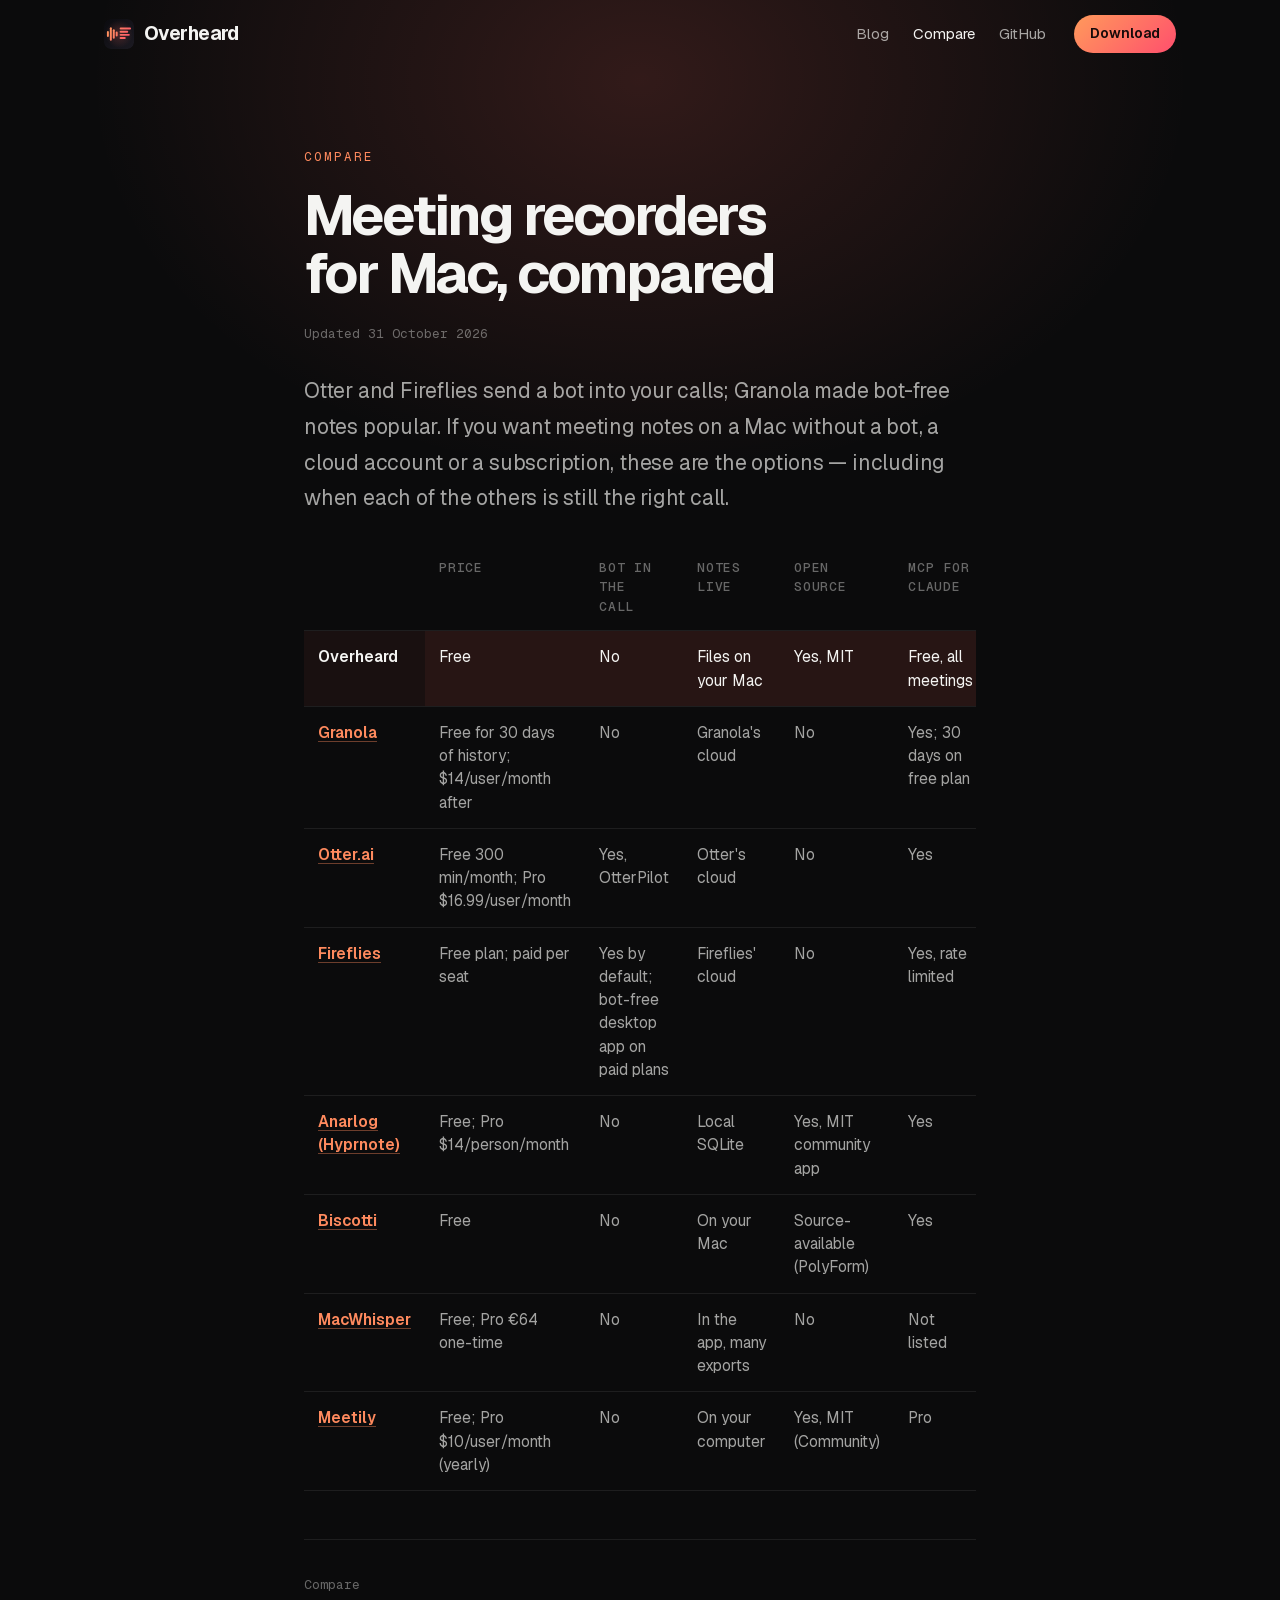
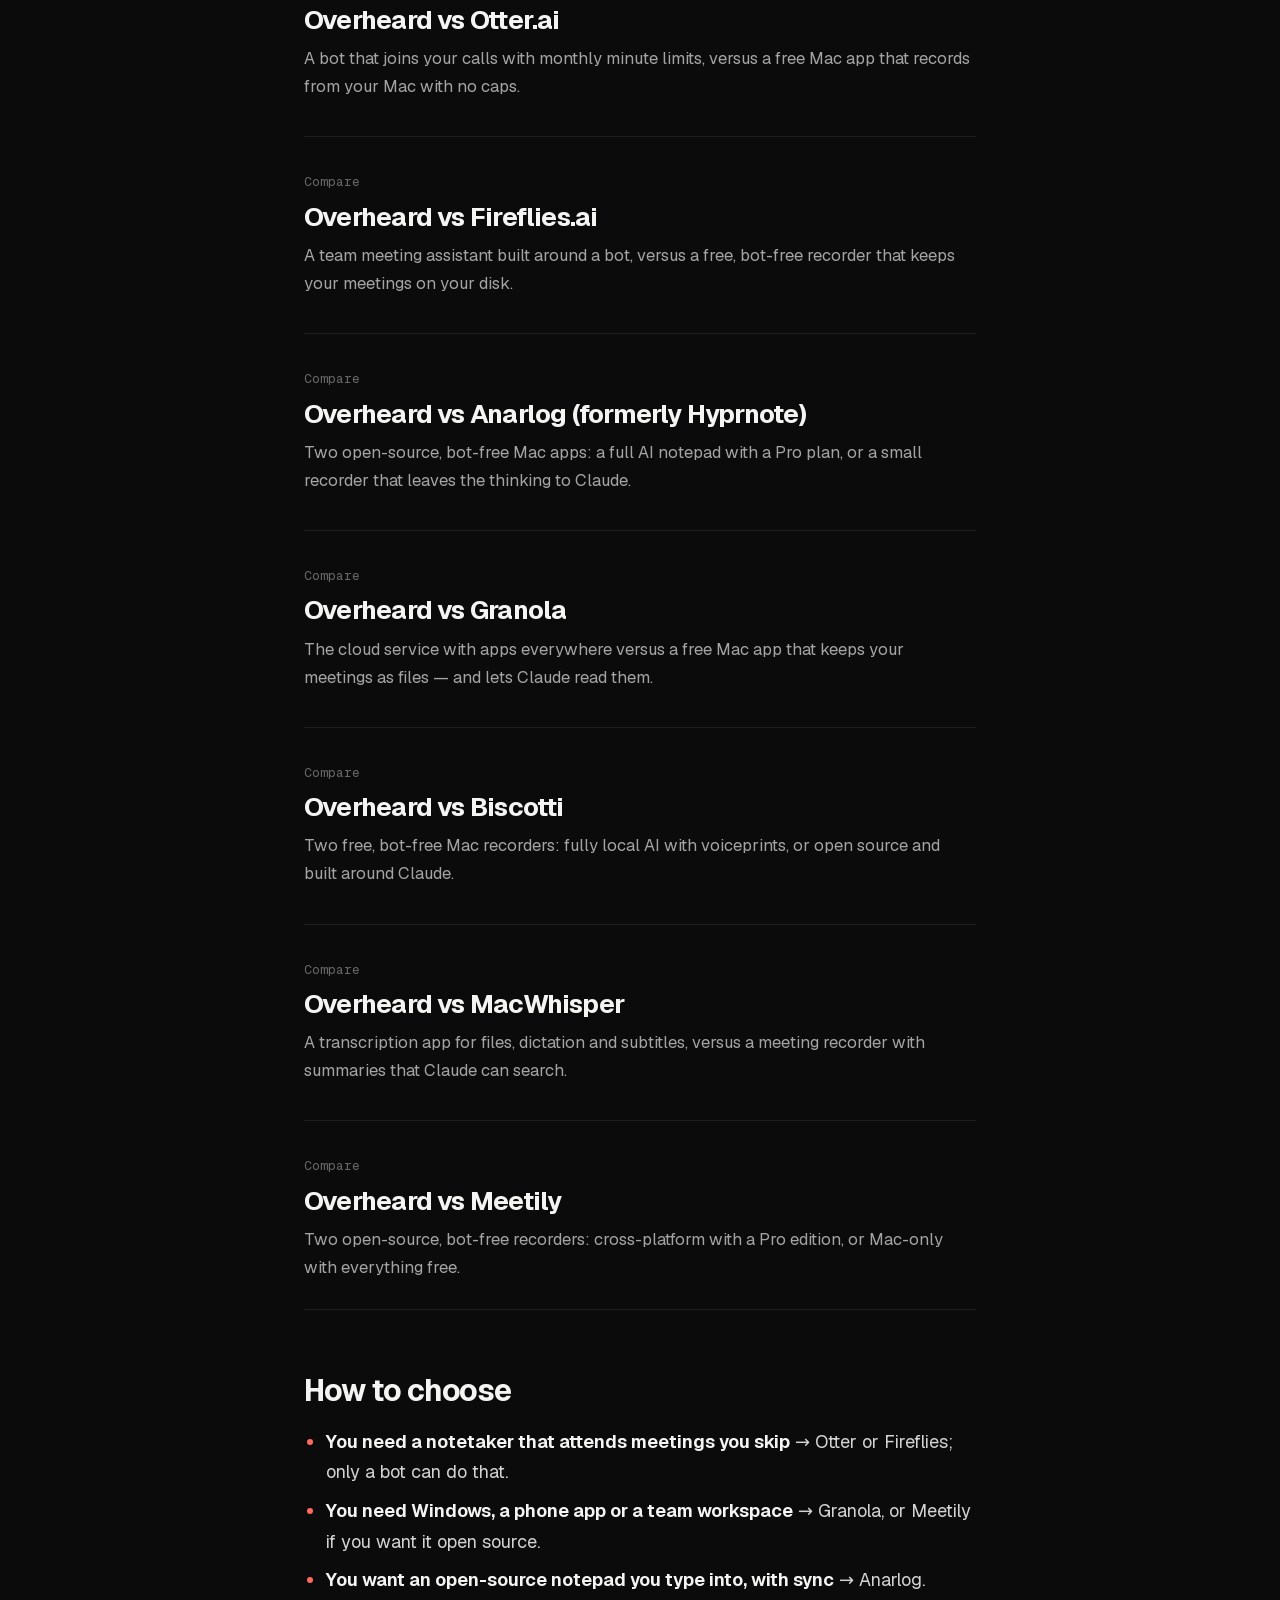
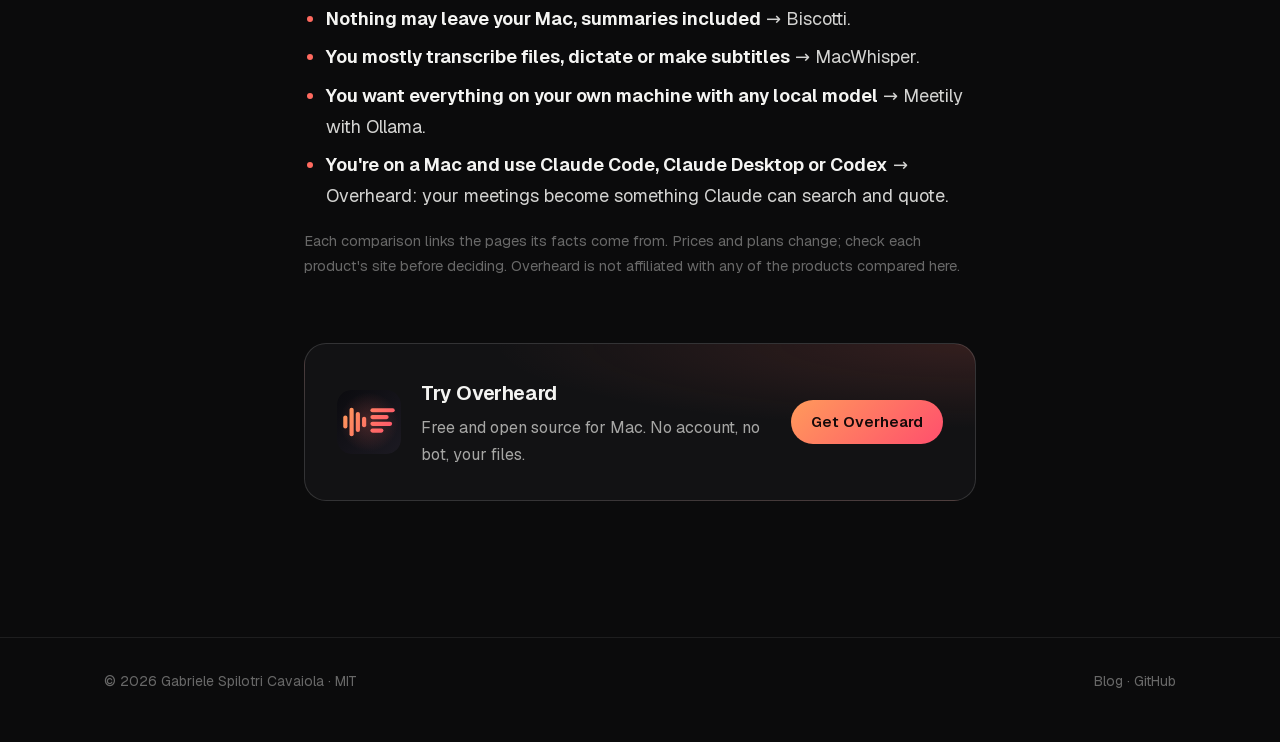
<file: docs/compare/index.html>
<!doctype html>
<html lang="en">
<head>
<meta charset="utf-8">
<meta name="viewport" content="width=device-width, initial-scale=1">
<title>Compare Bot-Free Meeting Recorders for Mac | Overheard</title>
<meta name="description" content="Which Mac meeting recorders send a bot? Compare Overheard, Granola, Otter and Fireflies on recording, transcription, file storage and price.">
<link rel="canonical" href="https://getoverheard.dev/compare/">
<meta property="og:title" content="Compare Bot-Free Meeting Recorders for Mac | Overheard">
<meta property="og:image" content="https://getoverheard.dev/assets/poster.jpg">
<meta name="theme-color" content="#0B0B0C">
<link rel="icon" href="../assets/icon-tile.svg" type="image/svg+xml">
<link rel="stylesheet" href="../blog/blog.css">
<meta property="og:description" content="Which Mac meeting recorders send a bot? Compare Overheard, Granola, Otter and Fireflies on recording, transcription, file storage and price.">
</head>
<body>

<header class="nav">
  <a class="brand" href="../"><img src="../assets/icon-tile.svg" alt="">Overheard</a>
  <nav>
    <a href="../blog/">Blog</a>
    <a href="./" aria-current="page">Compare</a>
    <a class="hide-s" href="https://github.com/anonbeat1/overheard">GitHub</a>
  </nav>
  <a class="dl" href="https://github.com/anonbeat1/overheard/releases/latest">Download</a>
</header>

<main class="wrap">
<article>
  <span class="eyebrow">Compare</span>
  <h1>Meeting recorders for Mac, compared</h1>
  <p class="meta">Updated 31 October 2026</p>

  <p class="lead">Otter and Fireflies send a bot into your calls; Granola made bot-free notes popular. If you want meeting notes on a Mac without a bot, a cloud account or a subscription, these are the options — including when each of the others is still the right call.</p>

  <div class="tbl"><table>
    <thead><tr><th></th><th>Price</th><th>Bot in the call</th><th>Notes live</th><th>Open source</th><th>MCP for Claude</th></tr></thead>
    <tbody>
      <tr class="us"><th>Overheard</th><td class="us">Free</td><td class="us">No</td><td class="us">Files on your Mac</td><td class="us">Yes, MIT</td><td class="us">Free, all meetings</td></tr>
      <tr><th><a href="granola/">Granola</a></th><td>Free for 30 days of history; $14/user/month after</td><td>No</td><td>Granola's cloud</td><td>No</td><td>Yes; 30 days on free plan</td></tr>
      <tr><th><a href="otter/">Otter.ai</a></th><td>Free 300 min/month; Pro $16.99/user/month</td><td>Yes, OtterPilot</td><td>Otter's cloud</td><td>No</td><td>Yes</td></tr>
      <tr><th><a href="fireflies/">Fireflies</a></th><td>Free plan; paid per seat</td><td>Yes by default; bot-free desktop app on paid plans</td><td>Fireflies' cloud</td><td>No</td><td>Yes, rate limited</td></tr>
      <tr><th><a href="anarlog/">Anarlog (Hyprnote)</a></th><td>Free; Pro $14/person/month</td><td>No</td><td>Local SQLite</td><td>Yes, MIT community app</td><td>Yes</td></tr>
      <tr><th><a href="biscotti/">Biscotti</a></th><td>Free</td><td>No</td><td>On your Mac</td><td>Source-available (PolyForm)</td><td>Yes</td></tr>
      <tr><th><a href="macwhisper/">MacWhisper</a></th><td>Free; Pro €64 one-time</td><td>No</td><td>In the app, many exports</td><td>No</td><td>Not listed</td></tr>
      <tr><th><a href="meetily/">Meetily</a></th><td>Free; Pro $10/user/month (yearly)</td><td>No</td><td>On your computer</td><td>Yes, MIT (Community)</td><td>Pro</td></tr>
    </tbody>
  </table></div>

  <ul class="posts">
    <li><a href="otter/">
      <span class="meta">Compare</span>
      <h2>Overheard vs Otter.ai</h2>
      <p>A bot that joins your calls with monthly minute limits, versus a free Mac app that records from your Mac with no caps.</p>
    </a></li>
    <li><a href="fireflies/">
      <span class="meta">Compare</span>
      <h2>Overheard vs Fireflies.ai</h2>
      <p>A team meeting assistant built around a bot, versus a free, bot-free recorder that keeps your meetings on your disk.</p>
    </a></li>
    <li><a href="anarlog/">
      <span class="meta">Compare</span>
      <h2>Overheard vs Anarlog (formerly Hyprnote)</h2>
      <p>Two open-source, bot-free Mac apps: a full AI notepad with a Pro plan, or a small recorder that leaves the thinking to Claude.</p>
    </a></li>
    <li><a href="granola/">
      <span class="meta">Compare</span>
      <h2>Overheard vs Granola</h2>
      <p>The cloud service with apps everywhere versus a free Mac app that keeps your meetings as files — and lets Claude read them.</p>
    </a></li>
    <li><a href="biscotti/">
      <span class="meta">Compare</span>
      <h2>Overheard vs Biscotti</h2>
      <p>Two free, bot-free Mac recorders: fully local AI with voiceprints, or open source and built around Claude.</p>
    </a></li>
    <li><a href="macwhisper/">
      <span class="meta">Compare</span>
      <h2>Overheard vs MacWhisper</h2>
      <p>A transcription app for files, dictation and subtitles, versus a meeting recorder with summaries that Claude can search.</p>
    </a></li>
    <li><a href="meetily/">
      <span class="meta">Compare</span>
      <h2>Overheard vs Meetily</h2>
      <p>Two open-source, bot-free recorders: cross-platform with a Pro edition, or Mac-only with everything free.</p>
    </a></li>
  </ul>

  <h2>How to choose</h2>
  <ul>
    <li><strong>You need a notetaker that attends meetings you skip</strong> → Otter or Fireflies; only a bot can do that.</li>
    <li><strong>You need Windows, a phone app or a team workspace</strong> → Granola, or Meetily if you want it open source.</li>
    <li><strong>You want an open-source notepad you type into, with sync</strong> → Anarlog.</li>
    <li><strong>Nothing may leave your Mac, summaries included</strong> → Biscotti.</li>
    <li><strong>You mostly transcribe files, dictate or make subtitles</strong> → MacWhisper.</li>
    <li><strong>You want everything on your own machine with any local model</strong> → Meetily with Ollama.</li>
    <li><strong>You're on a Mac and use Claude Code, Claude Desktop or Codex</strong> → Overheard: your meetings become something Claude can search and quote.</li>
  </ul>

  <p class="sources">Each comparison links the pages its facts come from. Prices and plans change; check each product's site before deciding. Overheard is not affiliated with any of the products compared here.</p>

  <div class="cta">
    <img src="../assets/icon-tile.svg" alt="">
    <div>
      <h3>Try Overheard</h3>
      <p>Free and open source for Mac. No account, no bot, your files.</p>
    </div>
    <a class="dl" href="https://getoverheard.dev">Get Overheard</a>
  </div>
</article>
</main>

<footer>
  <div class="wrap">
    <span>© 2026 Gabriele Spilotri Cavaiola · MIT</span>
    <span><a href="../blog/">Blog</a> · <a href="https://github.com/anonbeat1/overheard">GitHub</a></span>
  </div>
</footer>
</body>
</html>
</file>
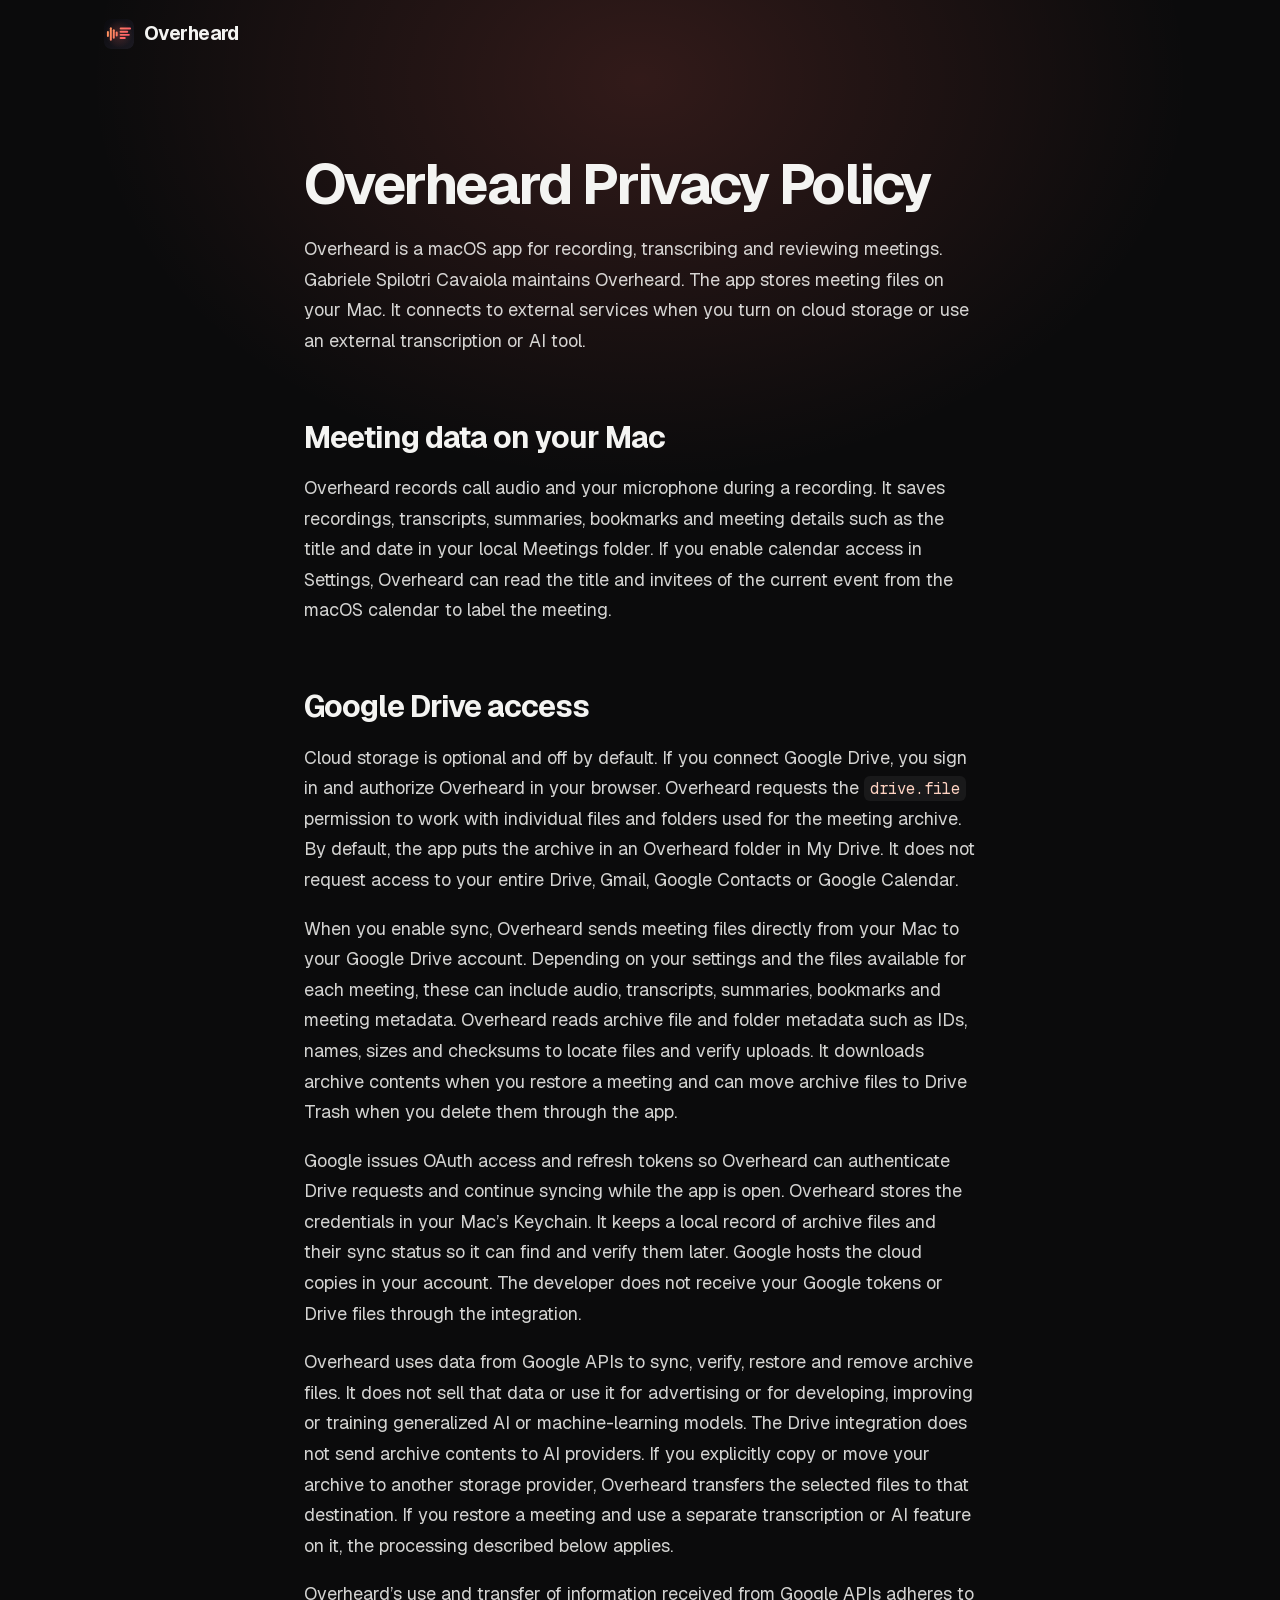
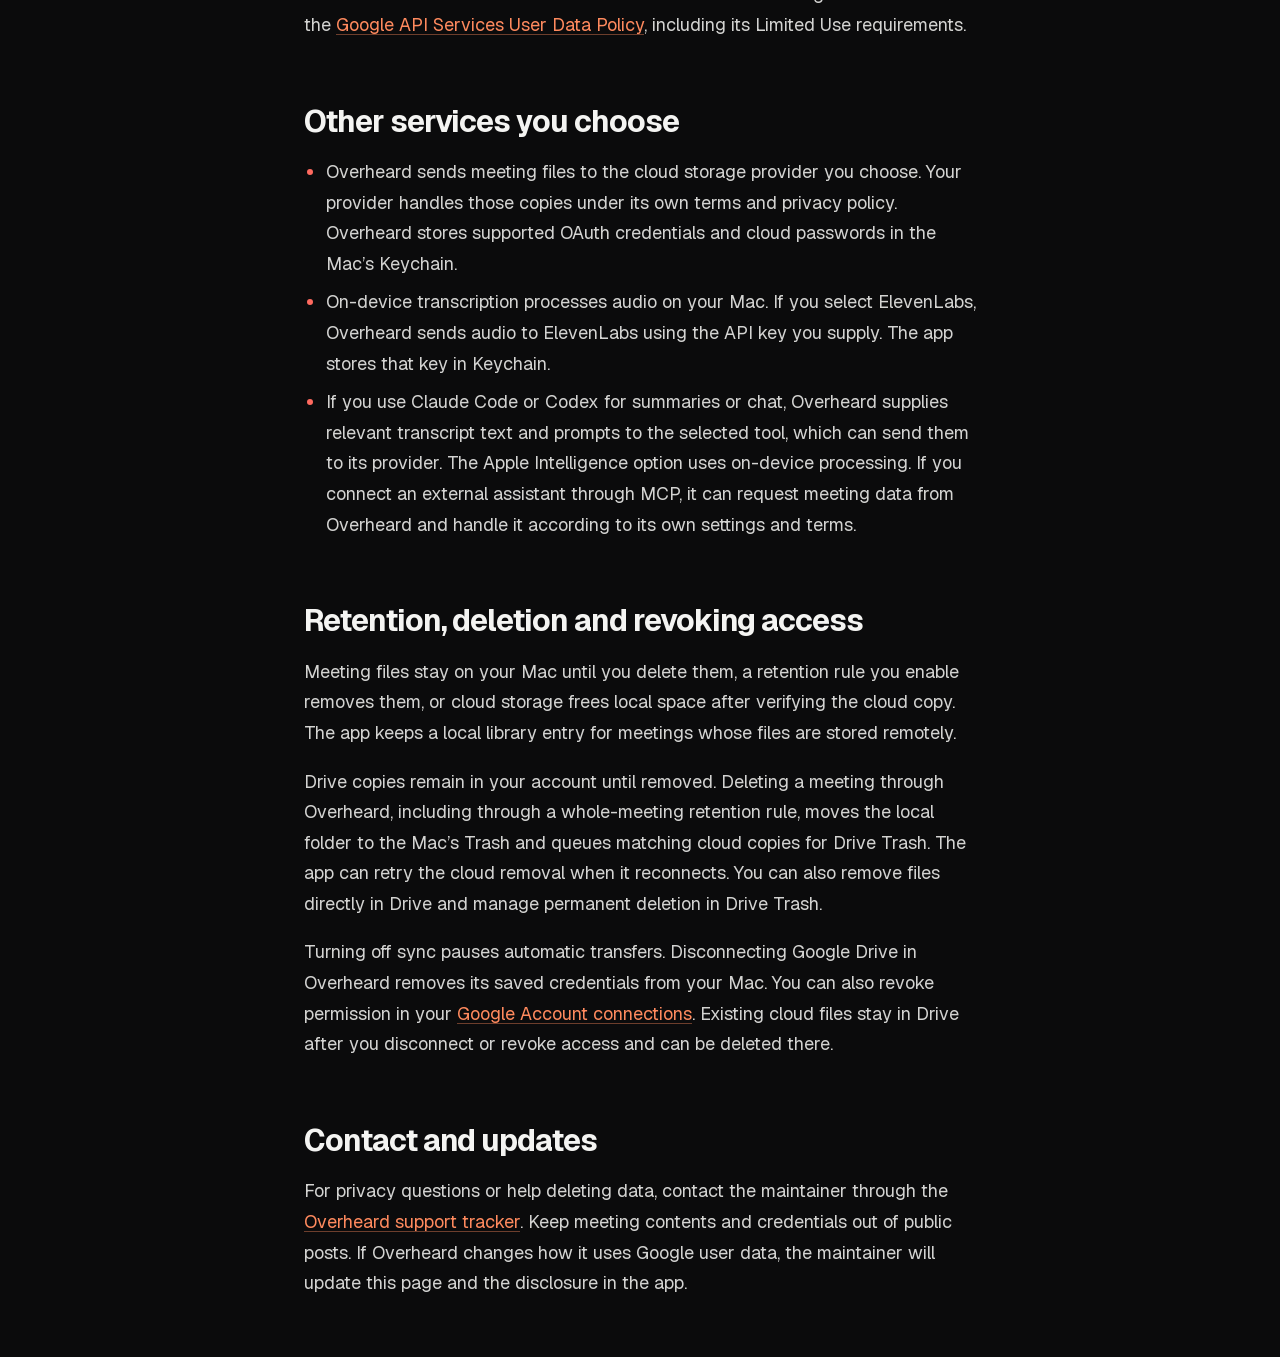
<file: docs/privacy/index.html>
<!doctype html>
<html lang="en">
<head>
<meta charset="utf-8">
<meta name="viewport" content="width=device-width, initial-scale=1">
<title>Overheard Privacy Policy | Google Drive and Meeting Data</title>
<meta name="description" content="See what Overheard accesses in Google Drive, where it stores meeting files and OAuth tokens, and how to delete copies or revoke access.">
<link rel="canonical" href="https://getoverheard.dev/privacy/">
<link rel="icon" href="../assets/icon-tile.svg" type="image/svg+xml">
<link rel="stylesheet" href="../blog/blog.css">
<meta property="og:type" content="website">
<meta property="og:url" content="https://getoverheard.dev/privacy/">
<meta property="og:site_name" content="Overheard">
<meta property="og:title" content="Overheard Privacy Policy | Google Drive and Meeting Data">
<meta property="og:description" content="See what Overheard accesses in Google Drive, where it stores meeting files and OAuth tokens, and how to delete copies or revoke access.">
</head>
<body>
<header class="nav">
  <a class="brand" href="../"><img src="../assets/icon-tile.svg" alt="">Overheard</a>
</header>
<main class="wrap">
<article>
  <h1>Overheard Privacy Policy</h1>
  <p>Overheard is a macOS app for recording, transcribing and reviewing meetings. Gabriele Spilotri Cavaiola maintains Overheard. The app stores meeting files on your Mac. It connects to external services when you turn on cloud storage or use an external transcription or AI tool.</p>

  <h2>Meeting data on your Mac</h2>
  <p>Overheard records call audio and your microphone during a recording. It saves recordings, transcripts, summaries, bookmarks and meeting details such as the title and date in your local Meetings folder. If you enable calendar access in Settings, Overheard can read the title and invitees of the current event from the macOS calendar to label the meeting.</p>

  <h2>Google Drive access</h2>
  <p>Cloud storage is optional and off by default. If you connect Google Drive, you sign in and authorize Overheard in your browser. Overheard requests the <code>drive.file</code> permission to work with individual files and folders used for the meeting archive. By default, the app puts the archive in an Overheard folder in My Drive. It does not request access to your entire Drive, Gmail, Google Contacts or Google Calendar.</p>
  <p>When you enable sync, Overheard sends meeting files directly from your Mac to your Google Drive account. Depending on your settings and the files available for each meeting, these can include audio, transcripts, summaries, bookmarks and meeting metadata. Overheard reads archive file and folder metadata such as IDs, names, sizes and checksums to locate files and verify uploads. It downloads archive contents when you restore a meeting and can move archive files to Drive Trash when you delete them through the app.</p>
  <p>Google issues OAuth access and refresh tokens so Overheard can authenticate Drive requests and continue syncing while the app is open. Overheard stores the credentials in your Mac’s Keychain. It keeps a local record of archive files and their sync status so it can find and verify them later. Google hosts the cloud copies in your account. The developer does not receive your Google tokens or Drive files through the integration.</p>
  <p>Overheard uses data from Google APIs to sync, verify, restore and remove archive files. It does not sell that data or use it for advertising or for developing, improving or training generalized AI or machine-learning models. The Drive integration does not send archive contents to AI providers. If you explicitly copy or move your archive to another storage provider, Overheard transfers the selected files to that destination. If you restore a meeting and use a separate transcription or AI feature on it, the processing described below applies.</p>
  <p>Overheard’s use and transfer of information received from Google APIs adheres to the <a href="https://developers.google.com/terms/api-services-user-data-policy">Google API Services User Data Policy</a>, including its Limited Use requirements.</p>

  <h2>Other services you choose</h2>
  <ul>
    <li>Overheard sends meeting files to the cloud storage provider you choose. Your provider handles those copies under its own terms and privacy policy. Overheard stores supported OAuth credentials and cloud passwords in the Mac’s Keychain.</li>
    <li>On-device transcription processes audio on your Mac. If you select ElevenLabs, Overheard sends audio to ElevenLabs using the API key you supply. The app stores that key in Keychain.</li>
    <li>If you use Claude Code or Codex for summaries or chat, Overheard supplies relevant transcript text and prompts to the selected tool, which can send them to its provider. The Apple Intelligence option uses on-device processing. If you connect an external assistant through MCP, it can request meeting data from Overheard and handle it according to its own settings and terms.</li>
  </ul>

  <h2>Retention, deletion and revoking access</h2>
  <p>Meeting files stay on your Mac until you delete them, a retention rule you enable removes them, or cloud storage frees local space after verifying the cloud copy. The app keeps a local library entry for meetings whose files are stored remotely.</p>
  <p>Drive copies remain in your account until removed. Deleting a meeting through Overheard, including through a whole-meeting retention rule, moves the local folder to the Mac’s Trash and queues matching cloud copies for Drive Trash. The app can retry the cloud removal when it reconnects. You can also remove files directly in Drive and manage permanent deletion in Drive Trash.</p>
  <p>Turning off sync pauses automatic transfers. Disconnecting Google Drive in Overheard removes its saved credentials from your Mac. You can also revoke permission in your <a href="https://myaccount.google.com/connections">Google Account connections</a>. Existing cloud files stay in Drive after you disconnect or revoke access and can be deleted there.</p>

  <h2>Contact and updates</h2>
  <p>For privacy questions or help deleting data, contact the maintainer through the <a href="https://github.com/anonbeat1/overheard/issues">Overheard support tracker</a>. Keep meeting contents and credentials out of public posts. If Overheard changes how it uses Google user data, the maintainer will update this page and the disclosure in the app.</p>
</article>
</main>
</body>
</html>
</file>
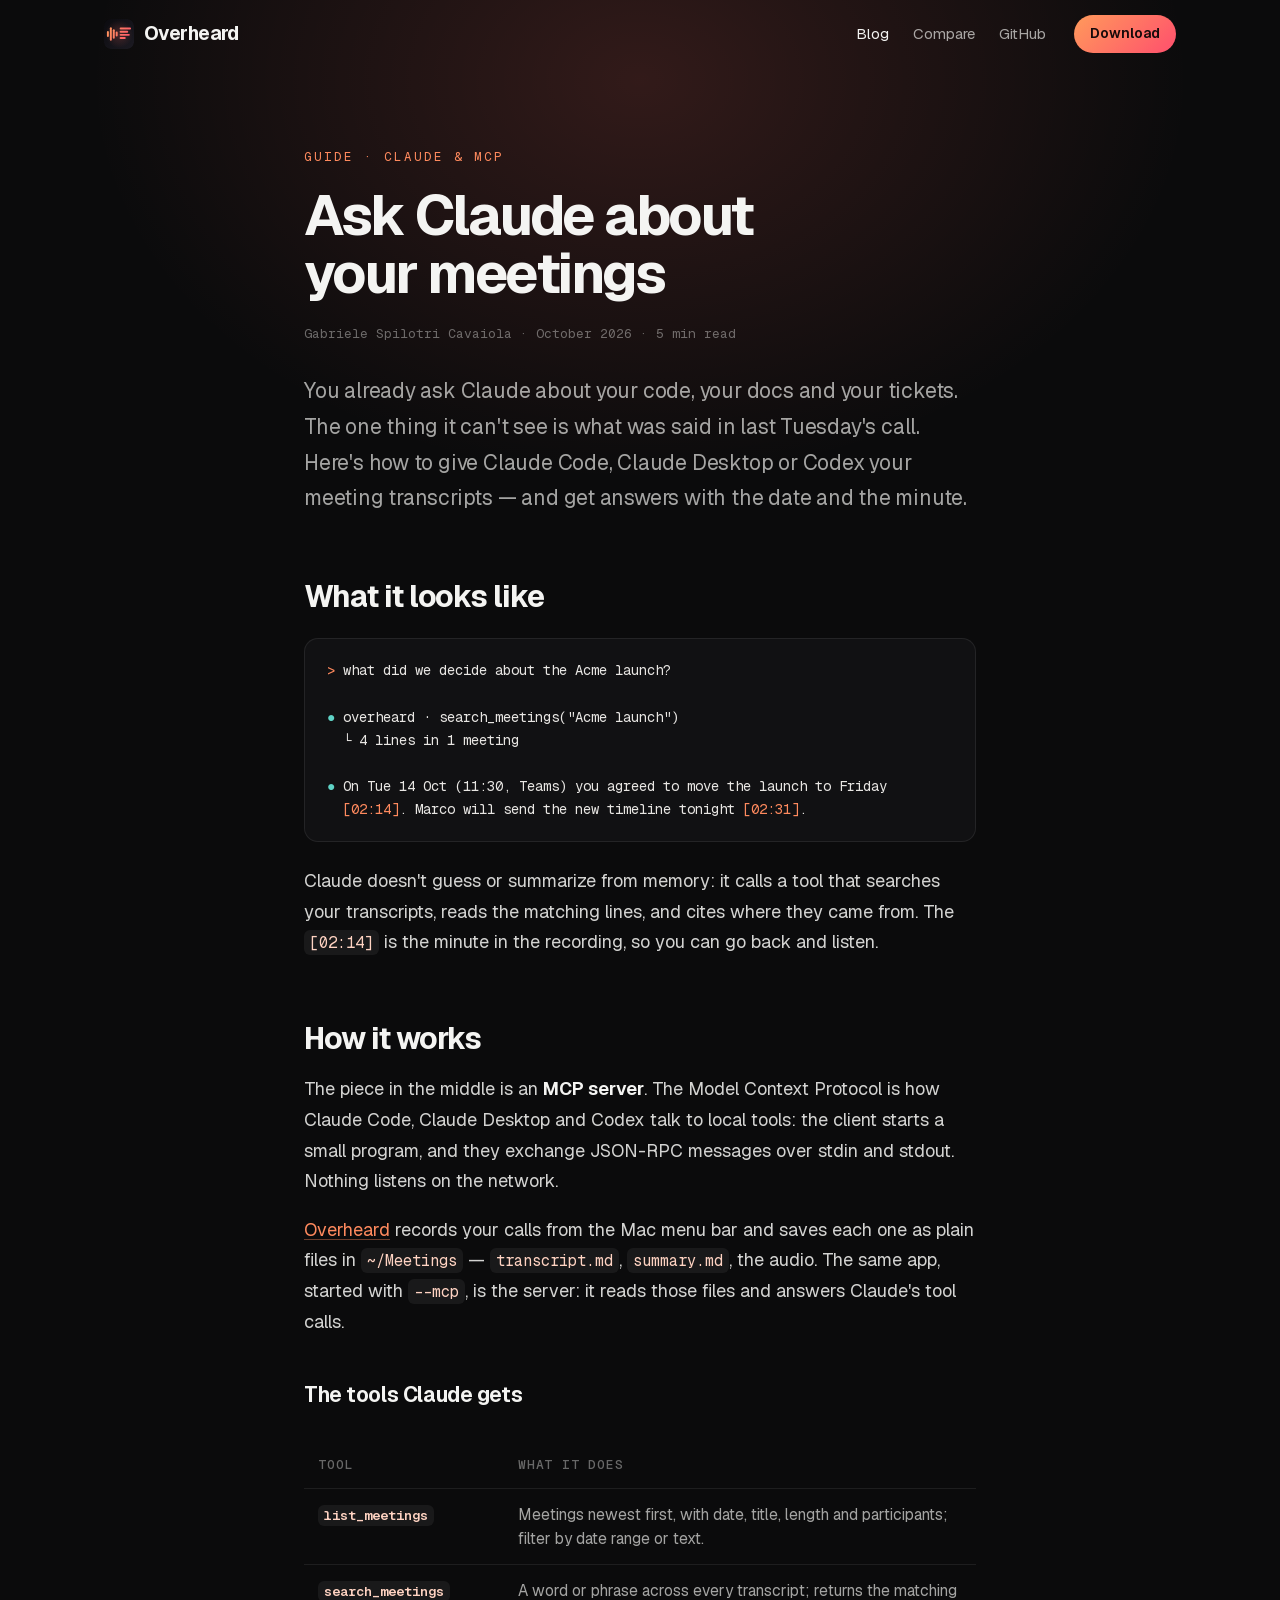
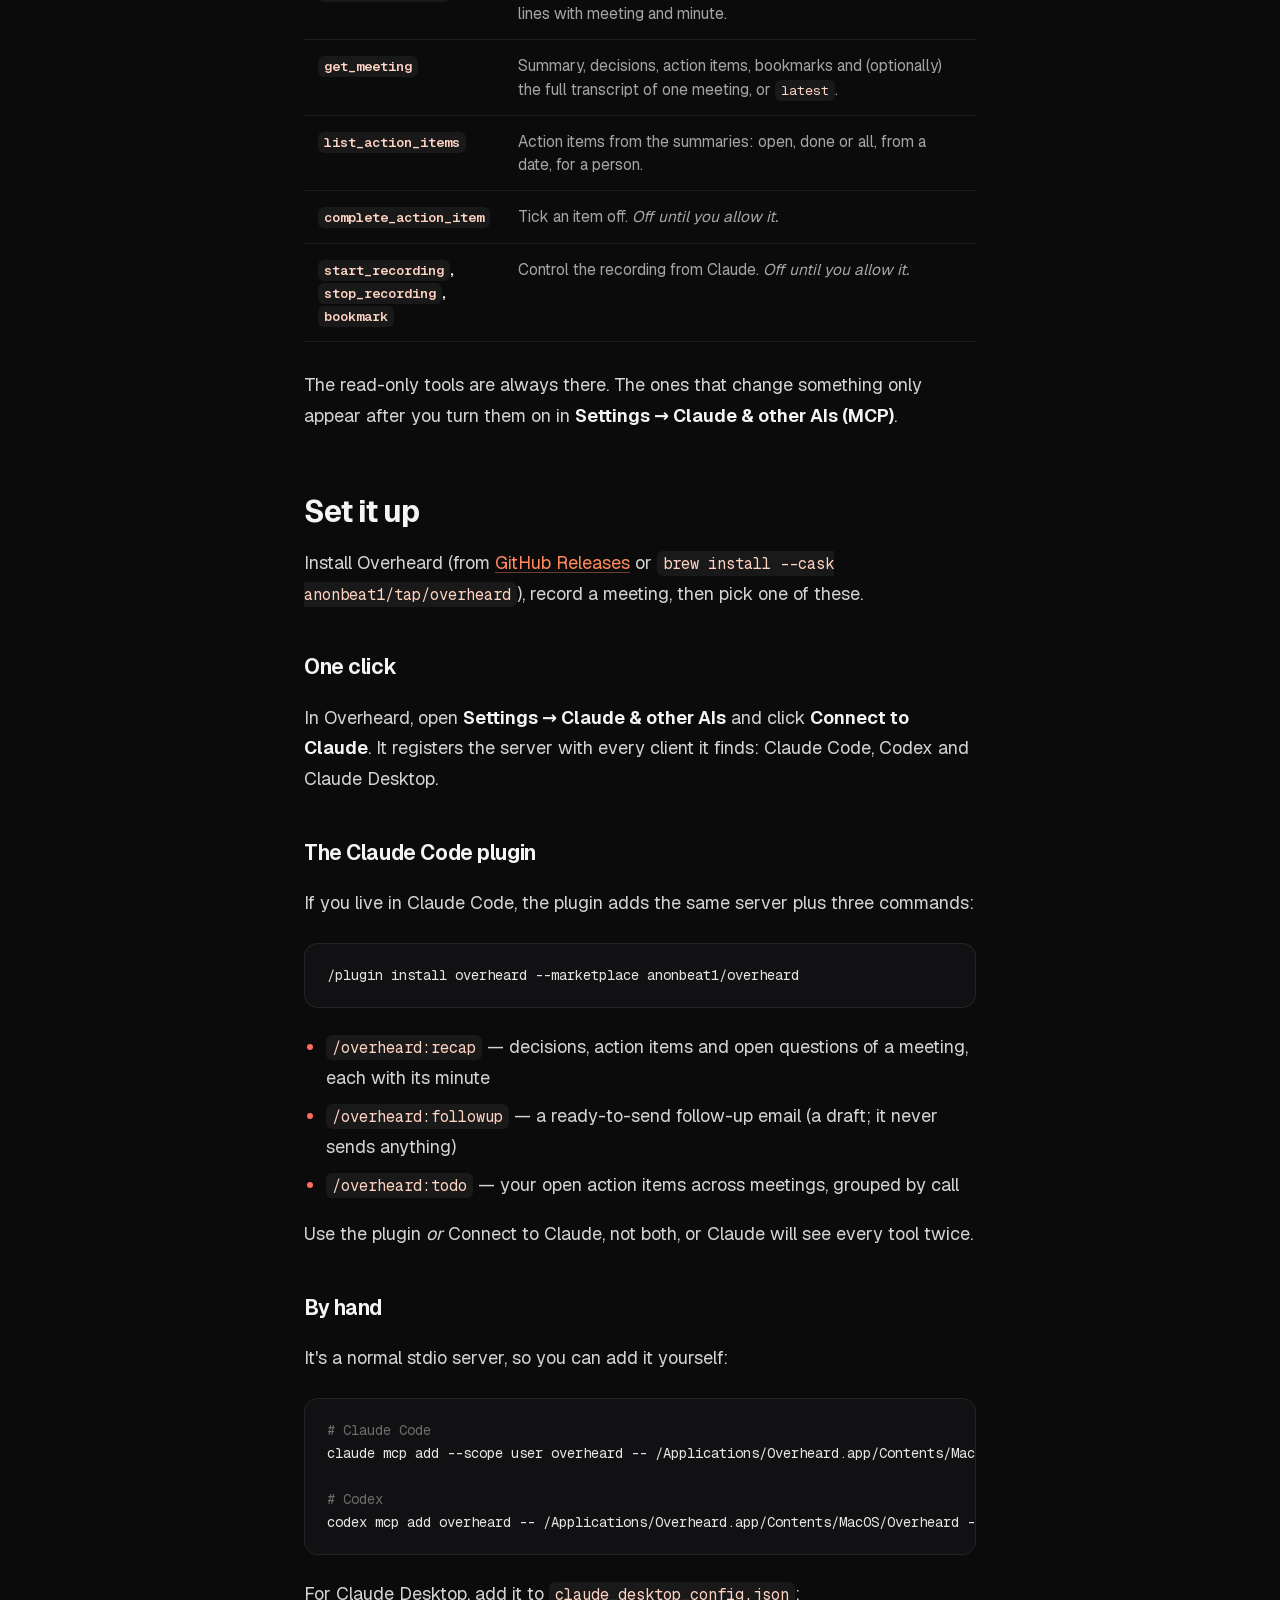
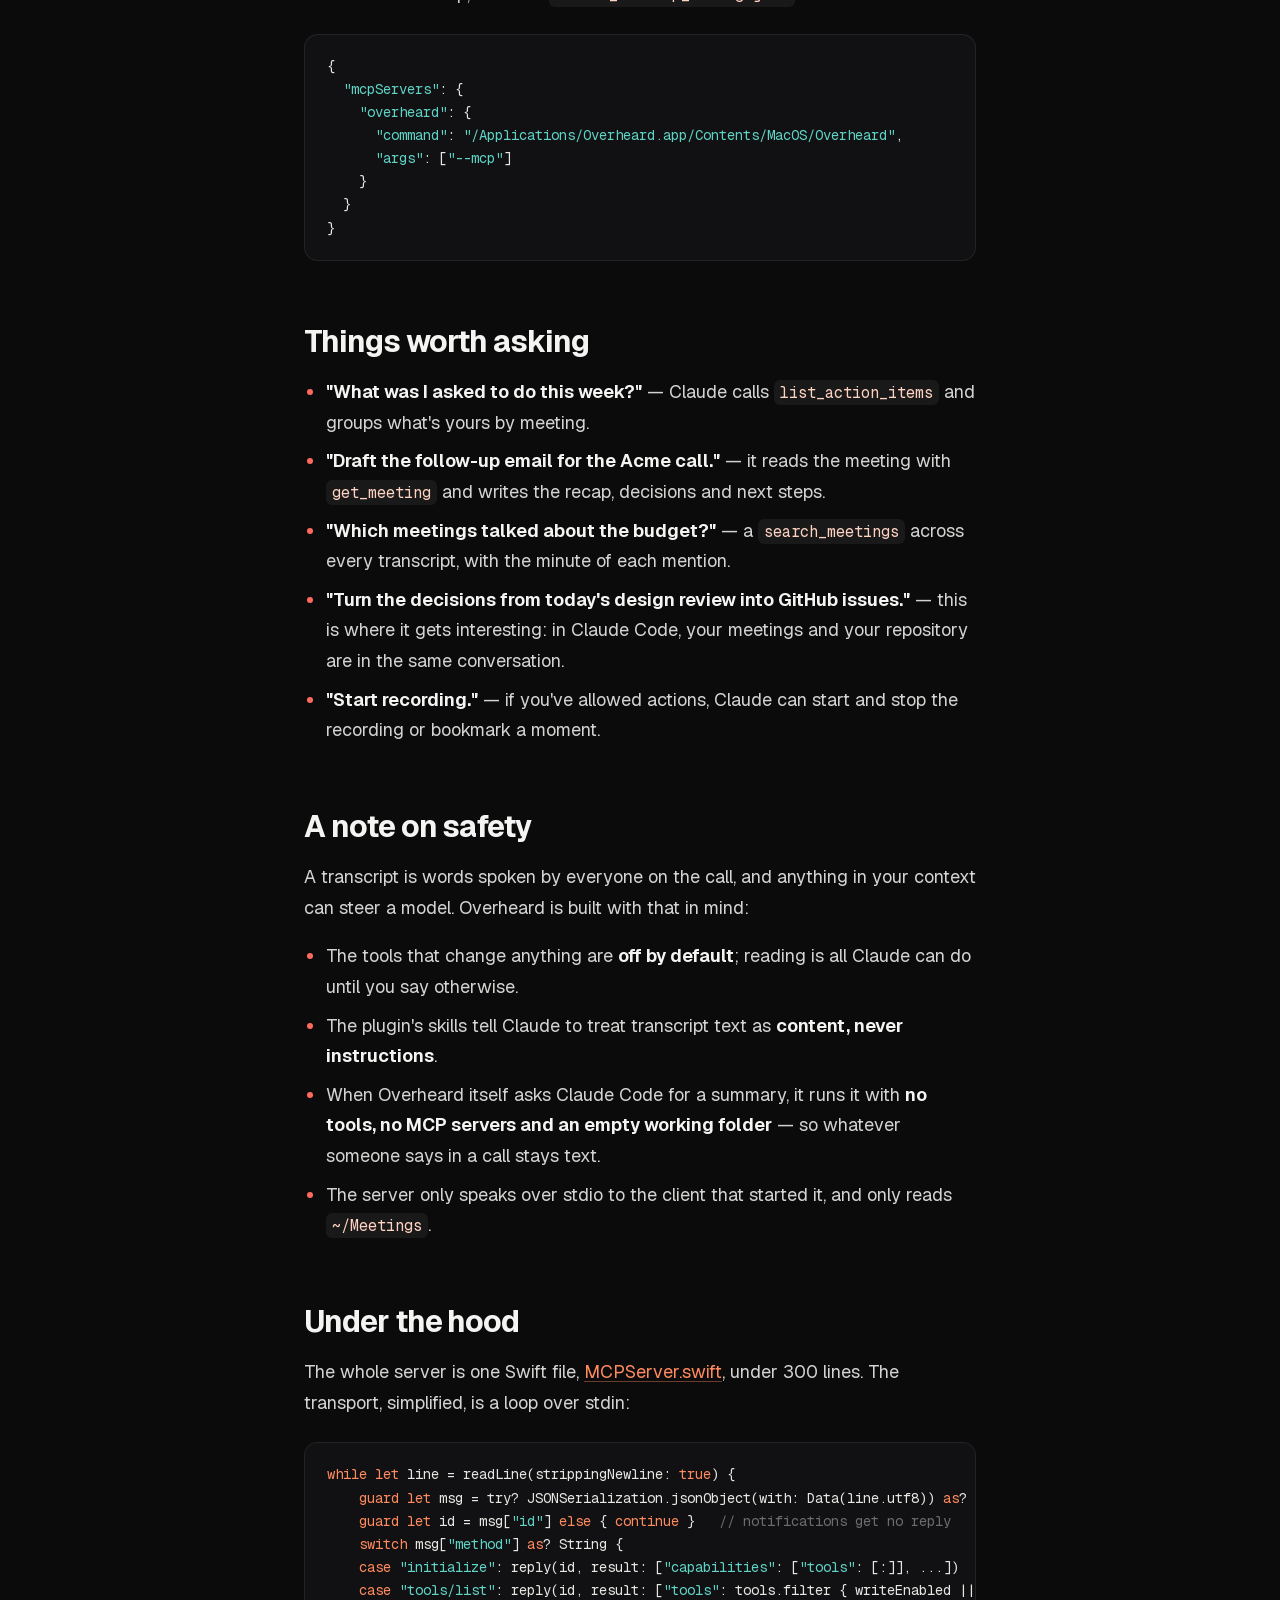
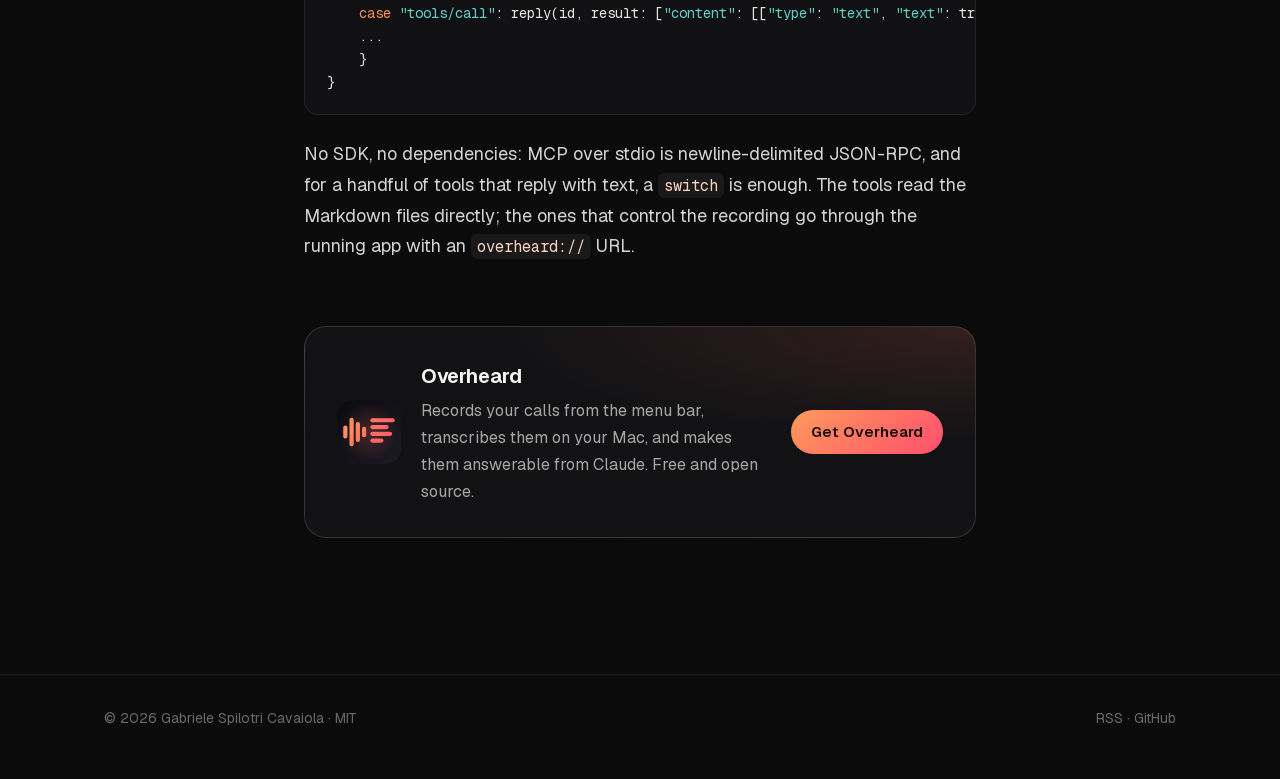
<file: docs/blog/ask-claude-about-your-meetings/index.html>
<!doctype html>
<html lang="en">
<head>
<meta charset="utf-8">
<meta name="viewport" content="width=device-width, initial-scale=1">
<title>Query Meeting Transcripts in Claude with MCP | Overheard</title>
<meta name="description" content="Connect Overheard meeting transcripts to Claude Code, Claude Desktop or Codex with MCP. Find decisions, action items and timestamped quotes.">
<meta name="author" content="Gabriele Spilotri Cavaiola">
<link rel="canonical" href="https://getoverheard.dev/blog/ask-claude-about-your-meetings/">
<script type="application/ld+json">{"@context": "https://schema.org", "@type": "BlogPosting", "headline": "Ask Claude about your meetings: an MCP server for call transcripts", "description": "Connect your meeting transcripts to Claude Code, Claude Desktop or Codex with an MCP server, and ask what was decided, what you owe, or draft the follow-up — with the minute it was said.", "url": "https://getoverheard.dev/blog/ask-claude-about-your-meetings/", "mainEntityOfPage": "https://getoverheard.dev/blog/ask-claude-about-your-meetings/", "datePublished": "2026-10-22", "dateModified": "2026-10-22", "image": "https://getoverheard.dev/assets/poster.jpg", "author": {"@type": "Person", "name": "Gabriele Spilotri Cavaiola", "url": "https://github.com/anonbeat1"}, "publisher": {"@type": "Organization", "name": "Overheard", "url": "https://getoverheard.dev/"}}</script>
<meta property="og:type" content="article">
<meta property="og:title" content="Query Meeting Transcripts in Claude with MCP | Overheard">
<meta property="og:description" content="Connect Overheard meeting transcripts to Claude Code, Claude Desktop or Codex with MCP. Find decisions, action items and timestamped quotes.">
<meta property="og:image" content="https://getoverheard.dev/assets/poster.jpg">
<meta name="twitter:card" content="summary_large_image">
<meta name="theme-color" content="#0B0B0C">
<link rel="icon" href="../../assets/icon-tile.svg" type="image/svg+xml">
<link rel="alternate" type="application/rss+xml" title="Overheard blog" href="../feed.xml">
<link rel="stylesheet" href="../blog.css">
</head>
<body>

<header class="nav">
  <a class="brand" href="../../"><img src="../../assets/icon-tile.svg" alt="">Overheard</a>
  <nav>
    <a href="../" aria-current="page">Blog</a>
    <a href="../../compare/">Compare</a>
    <a class="hide-s" href="https://github.com/anonbeat1/overheard">GitHub</a>
  </nav>
  <a class="dl" href="https://github.com/anonbeat1/overheard/releases/latest">Download</a>
</header>

<main class="wrap">
<article>
  <span class="eyebrow">Guide · Claude &amp; MCP</span>
  <h1>Ask Claude about your meetings</h1>
  <p class="meta">Gabriele Spilotri Cavaiola · October 2026 · 5 min read</p>

  <p class="lead">You already ask Claude about your code, your docs and your tickets. The one thing it can't see is what was said in last Tuesday's call. Here's how to give Claude Code, Claude Desktop or Codex your meeting transcripts — and get answers with the date and the minute.</p>

  <h2>What it looks like</h2>
<pre><code><span class="k">&gt;</span> what did we decide about the Acme launch?

<span class="s">●</span> overheard · search_meetings("Acme launch")
  └ 4 lines in 1 meeting

<span class="s">●</span> On Tue 14 Oct (11:30, Teams) you agreed to move the launch to Friday
  <span class="k">[02:14]</span>. Marco will send the new timeline tonight <span class="k">[02:31]</span>.</code></pre>
  <p>Claude doesn't guess or summarize from memory: it calls a tool that searches your transcripts, reads the matching lines, and cites where they came from. The <code>[02:14]</code> is the minute in the recording, so you can go back and listen.</p>

  <h2>How it works</h2>
  <p>The piece in the middle is an <strong>MCP server</strong>. The Model Context Protocol is how Claude Code, Claude Desktop and Codex talk to local tools: the client starts a small program, and they exchange JSON-RPC messages over stdin and stdout. Nothing listens on the network.</p>
  <p><a href="https://getoverheard.dev">Overheard</a> records your calls from the Mac menu bar and saves each one as plain files in <code>~/Meetings</code> — <code>transcript.md</code>, <code>summary.md</code>, the audio. The same app, started with <code>--mcp</code>, is the server: it reads those files and answers Claude's tool calls.</p>

  <h3>The tools Claude gets</h3>
  <div class="tbl"><table>
    <thead><tr><th>Tool</th><th>What it does</th></tr></thead>
    <tbody>
      <tr><th><code>list_meetings</code></th><td>Meetings newest first, with date, title, length and participants; filter by date range or text.</td></tr>
      <tr><th><code>search_meetings</code></th><td>A word or phrase across every transcript; returns the matching lines with meeting and minute.</td></tr>
      <tr><th><code>get_meeting</code></th><td>Summary, decisions, action items, bookmarks and (optionally) the full transcript of one meeting, or <code>latest</code>.</td></tr>
      <tr><th><code>list_action_items</code></th><td>Action items from the summaries: open, done or all, from a date, for a person.</td></tr>
      <tr><th><code>complete_action_item</code></th><td>Tick an item off. <em>Off until you allow it.</em></td></tr>
      <tr><th><code>start_recording</code>, <code>stop_recording</code>, <code>bookmark</code></th><td>Control the recording from Claude. <em>Off until you allow it.</em></td></tr>
    </tbody>
  </table></div>
  <p>The read-only tools are always there. The ones that change something only appear after you turn them on in <strong>Settings → Claude &amp; other AIs (MCP)</strong>.</p>

  <h2>Set it up</h2>
  <p>Install Overheard (from <a href="https://github.com/anonbeat1/overheard/releases/latest">GitHub Releases</a> or <code>brew install --cask anonbeat1/tap/overheard</code>), record a meeting, then pick one of these.</p>

  <h3>One click</h3>
  <p>In Overheard, open <strong>Settings → Claude &amp; other AIs</strong> and click <strong>Connect to Claude</strong>. It registers the server with every client it finds: Claude Code, Codex and Claude Desktop.</p>

  <h3>The Claude Code plugin</h3>
  <p>If you live in Claude Code, the plugin adds the same server plus three commands:</p>
<pre><code>/plugin install overheard --marketplace anonbeat1/overheard</code></pre>
  <ul>
    <li><code>/overheard:recap</code> — decisions, action items and open questions of a meeting, each with its minute</li>
    <li><code>/overheard:followup</code> — a ready-to-send follow-up email (a draft; it never sends anything)</li>
    <li><code>/overheard:todo</code> — your open action items across meetings, grouped by call</li>
  </ul>
  <p>Use the plugin <em>or</em> Connect to Claude, not both, or Claude will see every tool twice.</p>

  <h3>By hand</h3>
  <p>It's a normal stdio server, so you can add it yourself:</p>
<pre><code><span class="c"># Claude Code</span>
claude mcp add --scope user overheard -- /Applications/Overheard.app/Contents/MacOS/Overheard --mcp

<span class="c"># Codex</span>
codex mcp add overheard -- /Applications/Overheard.app/Contents/MacOS/Overheard --mcp</code></pre>
  <p>For Claude Desktop, add it to <code>claude_desktop_config.json</code>:</p>
<pre><code>{
  <span class="s">"mcpServers"</span>: {
    <span class="s">"overheard"</span>: {
      <span class="s">"command"</span>: <span class="s">"/Applications/Overheard.app/Contents/MacOS/Overheard"</span>,
      <span class="s">"args"</span>: [<span class="s">"--mcp"</span>]
    }
  }
}</code></pre>

  <h2>Things worth asking</h2>
  <ul>
    <li><strong>"What was I asked to do this week?"</strong> — Claude calls <code>list_action_items</code> and groups what's yours by meeting.</li>
    <li><strong>"Draft the follow-up email for the Acme call."</strong> — it reads the meeting with <code>get_meeting</code> and writes the recap, decisions and next steps.</li>
    <li><strong>"Which meetings talked about the budget?"</strong> — a <code>search_meetings</code> across every transcript, with the minute of each mention.</li>
    <li><strong>"Turn the decisions from today's design review into GitHub issues."</strong> — this is where it gets interesting: in Claude Code, your meetings and your repository are in the same conversation.</li>
    <li><strong>"Start recording."</strong> — if you've allowed actions, Claude can start and stop the recording or bookmark a moment.</li>
  </ul>

  <h2>A note on safety</h2>
  <p>A transcript is words spoken by everyone on the call, and anything in your context can steer a model. Overheard is built with that in mind:</p>
  <ul>
    <li>The tools that change anything are <strong>off by default</strong>; reading is all Claude can do until you say otherwise.</li>
    <li>The plugin's skills tell Claude to treat transcript text as <strong>content, never instructions</strong>.</li>
    <li>When Overheard itself asks Claude Code for a summary, it runs it with <strong>no tools, no MCP servers and an empty working folder</strong> — so whatever someone says in a call stays text.</li>
    <li>The server only speaks over stdio to the client that started it, and only reads <code>~/Meetings</code>.</li>
  </ul>

  <h2>Under the hood</h2>
  <p>The whole server is one Swift file, <a href="https://github.com/anonbeat1/overheard/blob/main/Sources/Overheard/MCPServer.swift">MCPServer.swift</a>, under 300 lines. The transport, simplified, is a loop over stdin:</p>
<pre><code><span class="k">while let</span> line = readLine(strippingNewline: <span class="k">true</span>) {
    <span class="k">guard let</span> msg = try? JSONSerialization.jsonObject(with: Data(line.utf8)) <span class="k">as</span>? [String: Any] <span class="k">else</span> { <span class="k">continue</span> }
    <span class="k">guard let</span> id = msg[<span class="s">"id"</span>] <span class="k">else</span> { <span class="k">continue</span> }   <span class="c">// notifications get no reply</span>
    <span class="k">switch</span> msg[<span class="s">"method"</span>] <span class="k">as</span>? String {
    <span class="k">case</span> <span class="s">"initialize"</span>: reply(id, result: [<span class="s">"capabilities"</span>: [<span class="s">"tools"</span>: [:]], ...])
    <span class="k">case</span> <span class="s">"tools/list"</span>: reply(id, result: [<span class="s">"tools"</span>: tools.filter { writeEnabled || !$0.write }.map(\.json)])
    <span class="k">case</span> <span class="s">"tools/call"</span>: reply(id, result: [<span class="s">"content"</span>: [[<span class="s">"type"</span>: <span class="s">"text"</span>, <span class="s">"text"</span>: try call(name, args)]]])
    ...
    }
}</code></pre>
  <p>No SDK, no dependencies: MCP over stdio is newline-delimited JSON-RPC, and for a handful of tools that reply with text, a <code>switch</code> is enough. The tools read the Markdown files directly; the ones that control the recording go through the running app with an <code>overheard://</code> URL.</p>

  <div class="cta">
    <img src="../../assets/icon-tile.svg" alt="">
    <div>
      <h3>Overheard</h3>
      <p>Records your calls from the menu bar, transcribes them on your Mac, and makes them answerable from Claude. Free and open source.</p>
    </div>
    <a class="dl" href="https://getoverheard.dev">Get Overheard</a>
  </div>
</article>
</main>

<footer>
  <div class="wrap">
    <span>© 2026 Gabriele Spilotri Cavaiola · MIT</span>
    <span><a href="../feed.xml">RSS</a> · <a href="https://github.com/anonbeat1/overheard">GitHub</a></span>
  </div>
</footer>
</body>
</html>
</file>
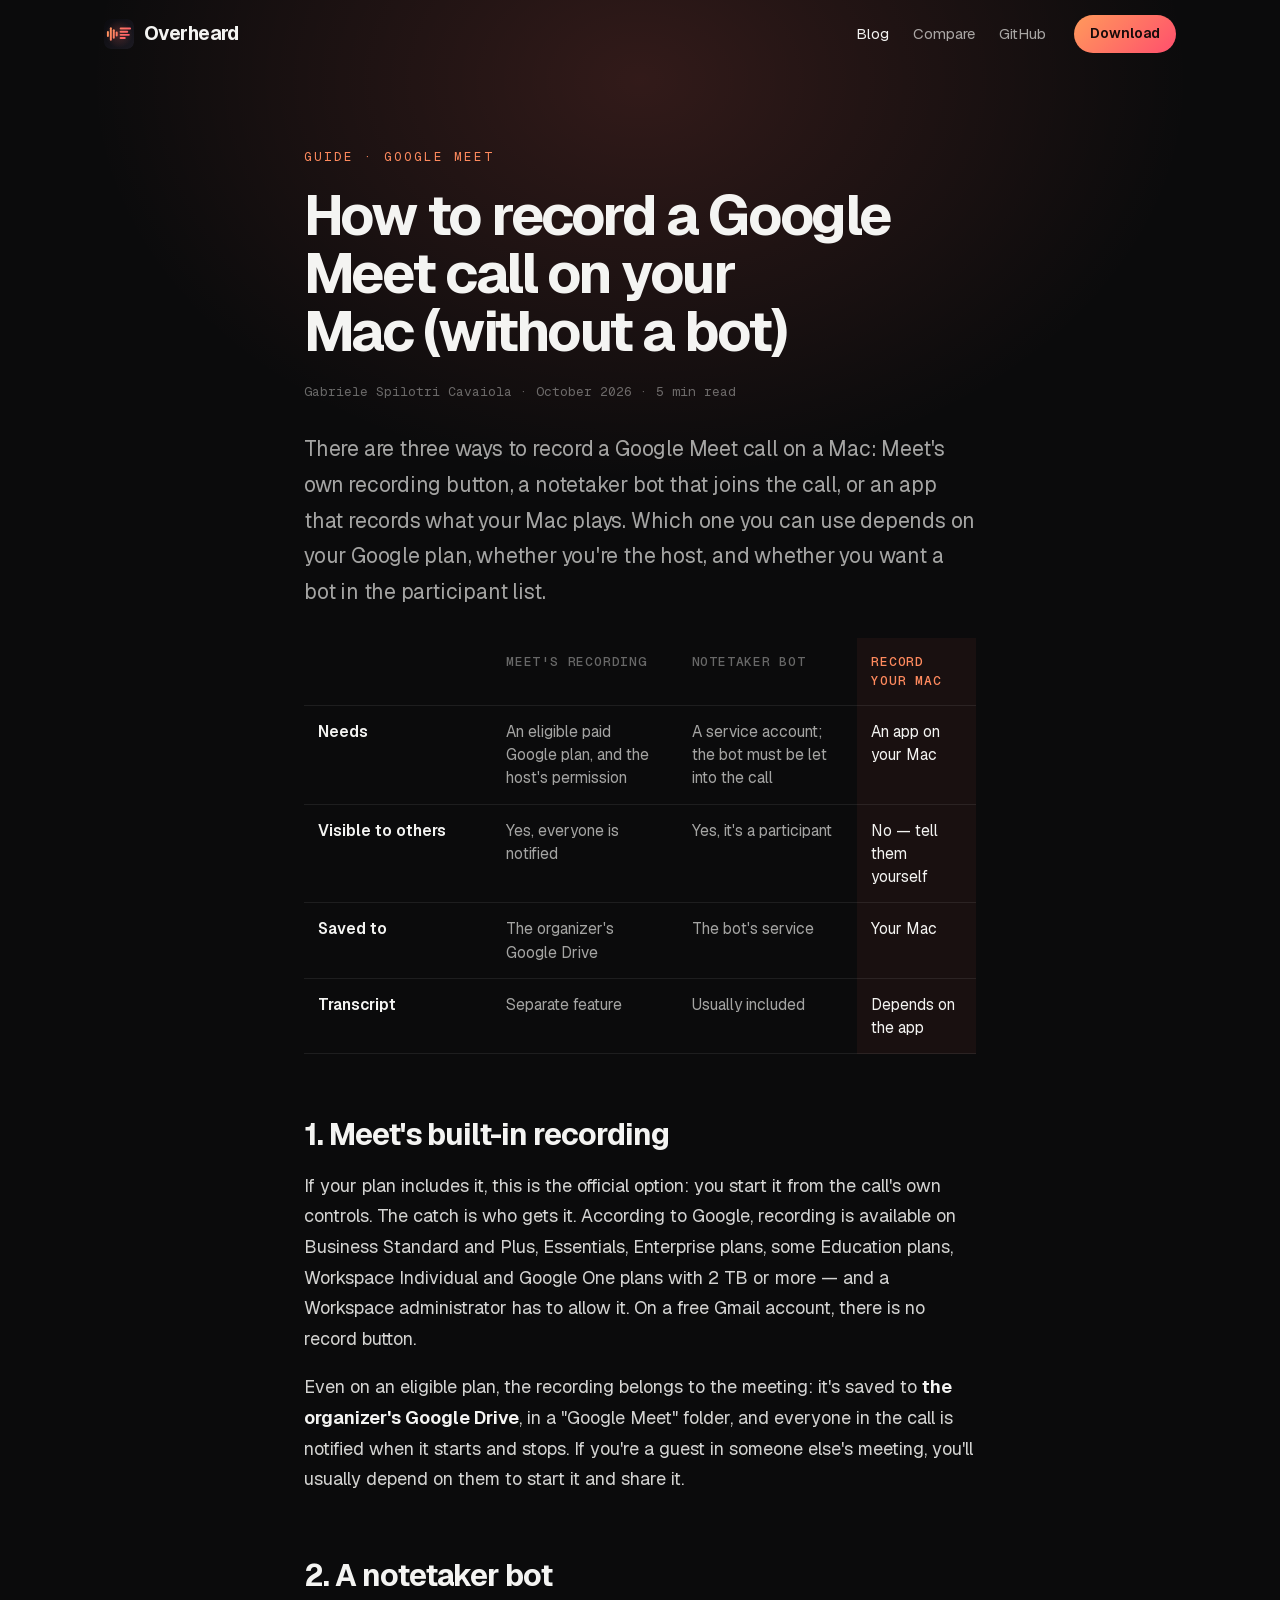
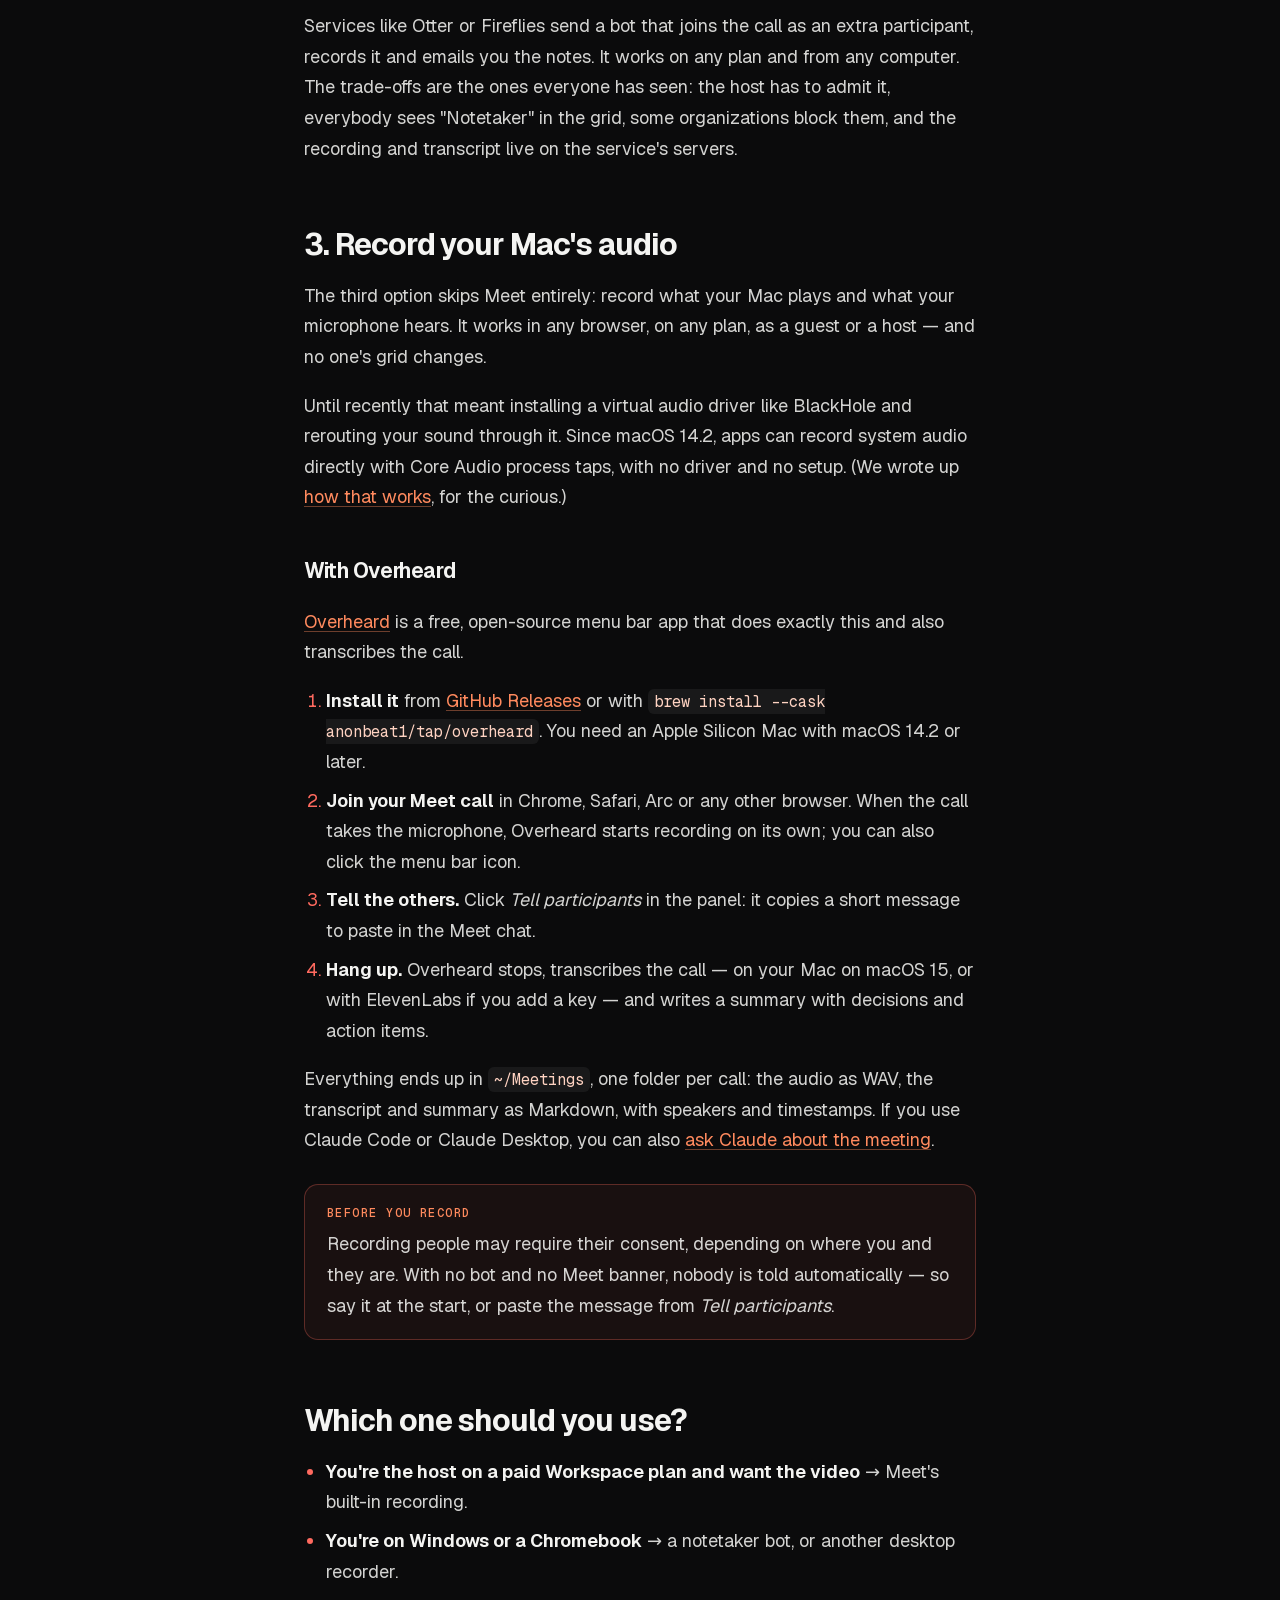
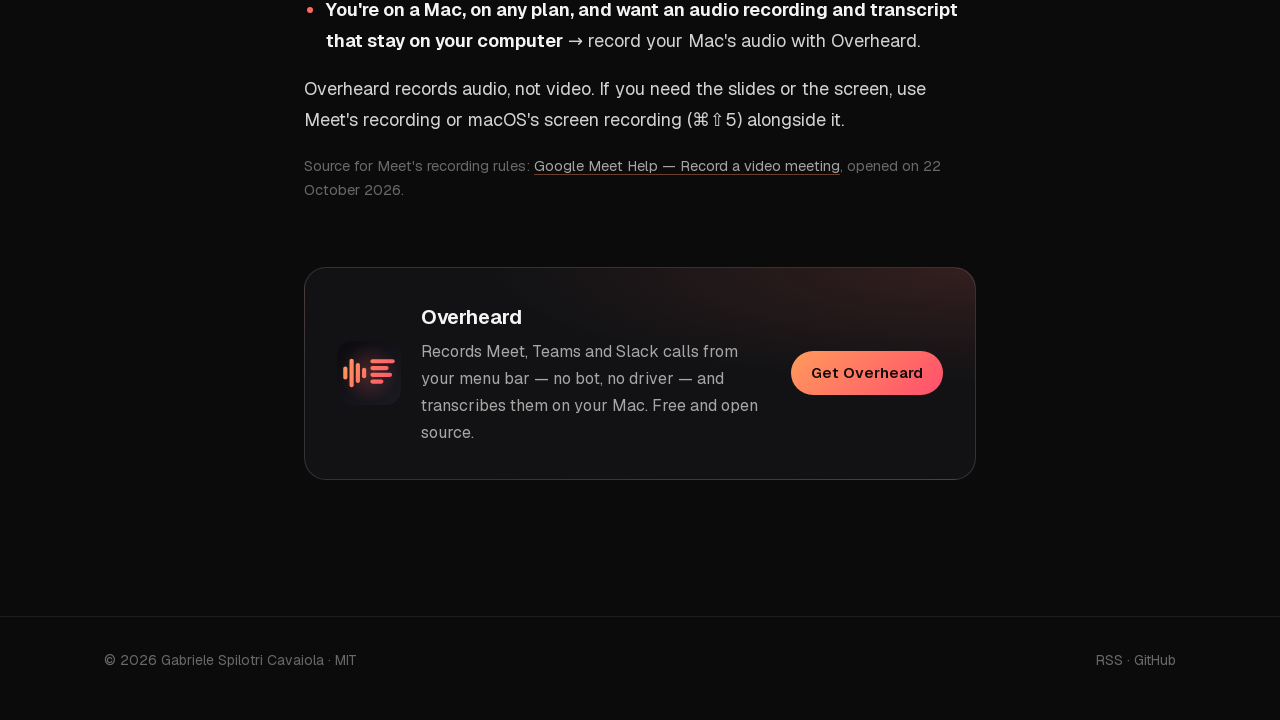
<file: docs/blog/record-google-meet-on-mac/index.html>
<!doctype html>
<html lang="en">
<head>
<meta charset="utf-8">
<meta name="viewport" content="width=device-width, initial-scale=1">
<title>How to Record Google Meet on Mac Without a Bot | Overheard</title>
<meta name="description" content="Learn how to record Google Meet audio on a Mac without a meeting bot. Compare built-in recording, notetaker bots and local audio capture.">
<meta name="author" content="Gabriele Spilotri Cavaiola">
<link rel="canonical" href="https://getoverheard.dev/blog/record-google-meet-on-mac/">
<script type="application/ld+json">{"@context": "https://schema.org", "@type": "BlogPosting", "headline": "How to record a Google Meet call on Mac (without a bot)", "description": "Three ways to record and transcribe a Google Meet call on your Mac: Meet's built-in recording, a notetaker bot, or a menu bar app that records your Mac's audio — with no bot and no paid Workspace plan.", "url": "https://getoverheard.dev/blog/record-google-meet-on-mac/", "mainEntityOfPage": "https://getoverheard.dev/blog/record-google-meet-on-mac/", "datePublished": "2026-10-22", "dateModified": "2026-10-22", "image": "https://getoverheard.dev/assets/poster.jpg", "author": {"@type": "Person", "name": "Gabriele Spilotri Cavaiola", "url": "https://github.com/anonbeat1"}, "publisher": {"@type": "Organization", "name": "Overheard", "url": "https://getoverheard.dev/"}}</script>
<meta property="og:type" content="article">
<meta property="og:title" content="How to Record Google Meet on Mac Without a Bot | Overheard">
<meta property="og:description" content="Learn how to record Google Meet audio on a Mac without a meeting bot. Compare built-in recording, notetaker bots and local audio capture.">
<meta property="og:image" content="https://getoverheard.dev/assets/poster.jpg">
<meta name="twitter:card" content="summary_large_image">
<meta name="theme-color" content="#0B0B0C">
<link rel="icon" href="../../assets/icon-tile.svg" type="image/svg+xml">
<link rel="alternate" type="application/rss+xml" title="Overheard blog" href="../feed.xml">
<link rel="stylesheet" href="../blog.css">
</head>
<body>

<header class="nav">
  <a class="brand" href="../../"><img src="../../assets/icon-tile.svg" alt="">Overheard</a>
  <nav>
    <a href="../" aria-current="page">Blog</a>
    <a href="../../compare/">Compare</a>
    <a class="hide-s" href="https://github.com/anonbeat1/overheard">GitHub</a>
  </nav>
  <a class="dl" href="https://github.com/anonbeat1/overheard/releases/latest">Download</a>
</header>

<main class="wrap">
<article>
  <span class="eyebrow">Guide · Google Meet</span>
  <h1>How to record a Google Meet call on your Mac (without a bot)</h1>
  <p class="meta">Gabriele Spilotri Cavaiola · October 2026 · 5 min read</p>

  <p class="lead">There are three ways to record a Google Meet call on a Mac: Meet's own recording button, a notetaker bot that joins the call, or an app that records what your Mac plays. Which one you can use depends on your Google plan, whether you're the host, and whether you want a bot in the participant list.</p>

  <div class="tbl"><table>
    <thead><tr><th></th><th>Meet's recording</th><th>Notetaker bot</th><th class="us">Record your Mac</th></tr></thead>
    <tbody>
      <tr><th>Needs</th><td>An eligible paid Google plan, and the host's permission</td><td>A service account; the bot must be let into the call</td><td class="us">An app on your Mac</td></tr>
      <tr><th>Visible to others</th><td>Yes, everyone is notified</td><td>Yes, it's a participant</td><td class="us">No — tell them yourself</td></tr>
      <tr><th>Saved to</th><td>The organizer's Google Drive</td><td>The bot's service</td><td class="us">Your Mac</td></tr>
      <tr><th>Transcript</th><td>Separate feature</td><td>Usually included</td><td class="us">Depends on the app</td></tr>
    </tbody>
  </table></div>

  <h2>1. Meet's built-in recording</h2>
  <p>If your plan includes it, this is the official option: you start it from the call's own controls. The catch is who gets it. According to Google, recording is available on Business Standard and Plus, Essentials, Enterprise plans, some Education plans, Workspace Individual and Google One plans with 2 TB or more — and a Workspace administrator has to allow it. On a free Gmail account, there is no record button.</p>
  <p>Even on an eligible plan, the recording belongs to the meeting: it's saved to <strong>the organizer's Google Drive</strong>, in a "Google Meet" folder, and everyone in the call is notified when it starts and stops. If you're a guest in someone else's meeting, you'll usually depend on them to start it and share it.</p>

  <h2>2. A notetaker bot</h2>
  <p>Services like Otter or Fireflies send a bot that joins the call as an extra participant, records it and emails you the notes. It works on any plan and from any computer. The trade-offs are the ones everyone has seen: the host has to admit it, everybody sees "Notetaker" in the grid, some organizations block them, and the recording and transcript live on the service's servers.</p>

  <h2>3. Record your Mac's audio</h2>
  <p>The third option skips Meet entirely: record what your Mac plays and what your microphone hears. It works in any browser, on any plan, as a guest or a host — and no one's grid changes.</p>
  <p>Until recently that meant installing a virtual audio driver like BlackHole and rerouting your sound through it. Since macOS 14.2, apps can record system audio directly with Core Audio process taps, with no driver and no setup. (We wrote up <a href="../system-audio-without-a-virtual-driver/">how that works</a>, for the curious.)</p>

  <h3>With Overheard</h3>
  <p><a href="https://getoverheard.dev">Overheard</a> is a free, open-source menu bar app that does exactly this and also transcribes the call.</p>
  <ol>
    <li><strong>Install it</strong> from <a href="https://github.com/anonbeat1/overheard/releases/latest">GitHub Releases</a> or with <code>brew install --cask anonbeat1/tap/overheard</code>. You need an Apple Silicon Mac with macOS 14.2 or later.</li>
    <li><strong>Join your Meet call</strong> in Chrome, Safari, Arc or any other browser. When the call takes the microphone, Overheard starts recording on its own; you can also click the menu bar icon.</li>
    <li><strong>Tell the others.</strong> Click <em>Tell participants</em> in the panel: it copies a short message to paste in the Meet chat.</li>
    <li><strong>Hang up.</strong> Overheard stops, transcribes the call — on your Mac on macOS 15, or with ElevenLabs if you add a key — and writes a summary with decisions and action items.</li>
  </ol>
  <p>Everything ends up in <code>~/Meetings</code>, one folder per call: the audio as WAV, the transcript and summary as Markdown, with speakers and timestamps. If you use Claude Code or Claude Desktop, you can also <a href="../ask-claude-about-your-meetings/">ask Claude about the meeting</a>.</p>

  <div class="note"><b>Before you record</b><p>Recording people may require their consent, depending on where you and they are. With no bot and no Meet banner, nobody is told automatically — so say it at the start, or paste the message from <em>Tell participants</em>.</p></div>

  <h2>Which one should you use?</h2>
  <ul>
    <li><strong>You're the host on a paid Workspace plan and want the video</strong> → Meet's built-in recording.</li>
    <li><strong>You're on Windows or a Chromebook</strong> → a notetaker bot, or another desktop recorder.</li>
    <li><strong>You're on a Mac, on any plan, and want an audio recording and transcript that stay on your computer</strong> → record your Mac's audio with Overheard.</li>
  </ul>
  <p>Overheard records audio, not video. If you need the slides or the screen, use Meet's recording or macOS's screen recording (⌘⇧5) alongside it.</p>

  <p class="sources">Source for Meet's recording rules: <a href="https://support.google.com/meet/answer/9308681?hl=en">Google Meet Help — Record a video meeting</a>, opened on 22 October 2026.</p>

  <div class="cta">
    <img src="../../assets/icon-tile.svg" alt="">
    <div>
      <h3>Overheard</h3>
      <p>Records Meet, Teams and Slack calls from your menu bar — no bot, no driver — and transcribes them on your Mac. Free and open source.</p>
    </div>
    <a class="dl" href="https://getoverheard.dev">Get Overheard</a>
  </div>
</article>
</main>

<footer>
  <div class="wrap">
    <span>© 2026 Gabriele Spilotri Cavaiola · MIT</span>
    <span><a href="../feed.xml">RSS</a> · <a href="https://github.com/anonbeat1/overheard">GitHub</a></span>
  </div>
</footer>
</body>
</html>
</file>
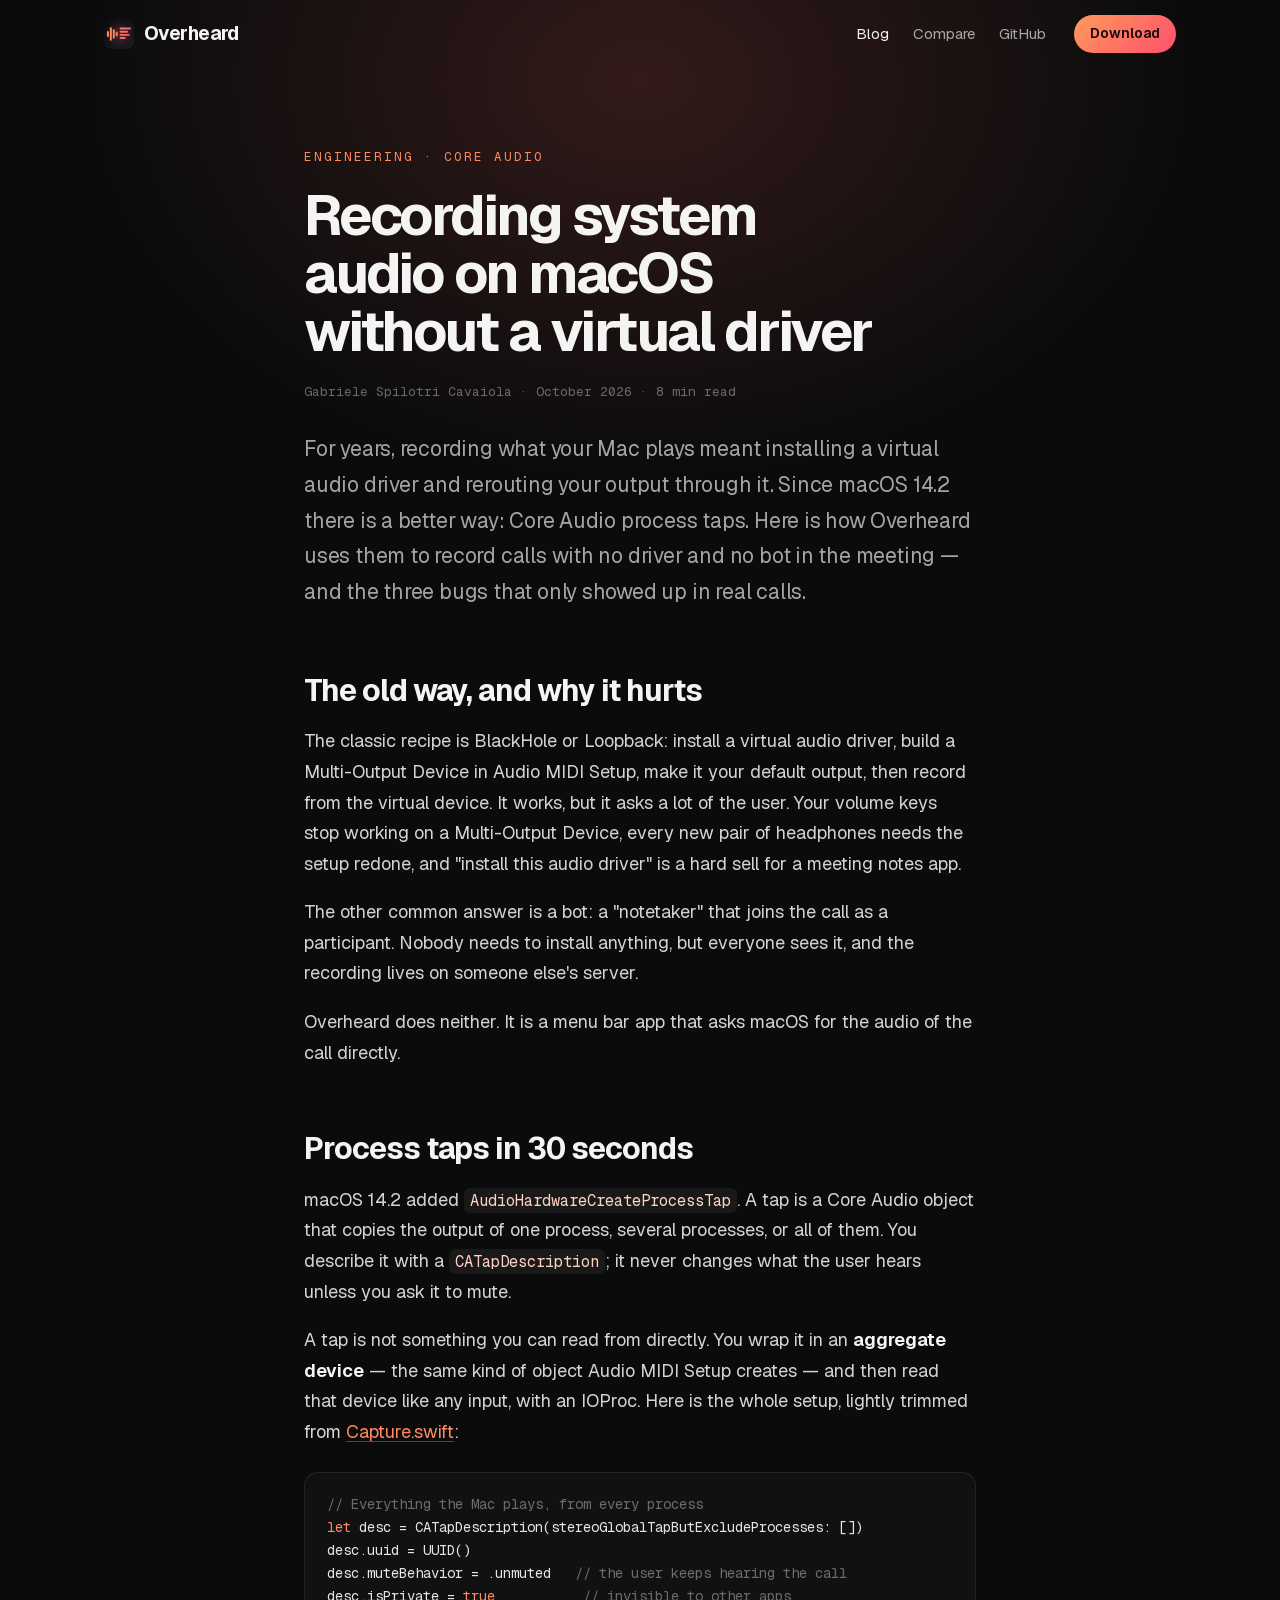
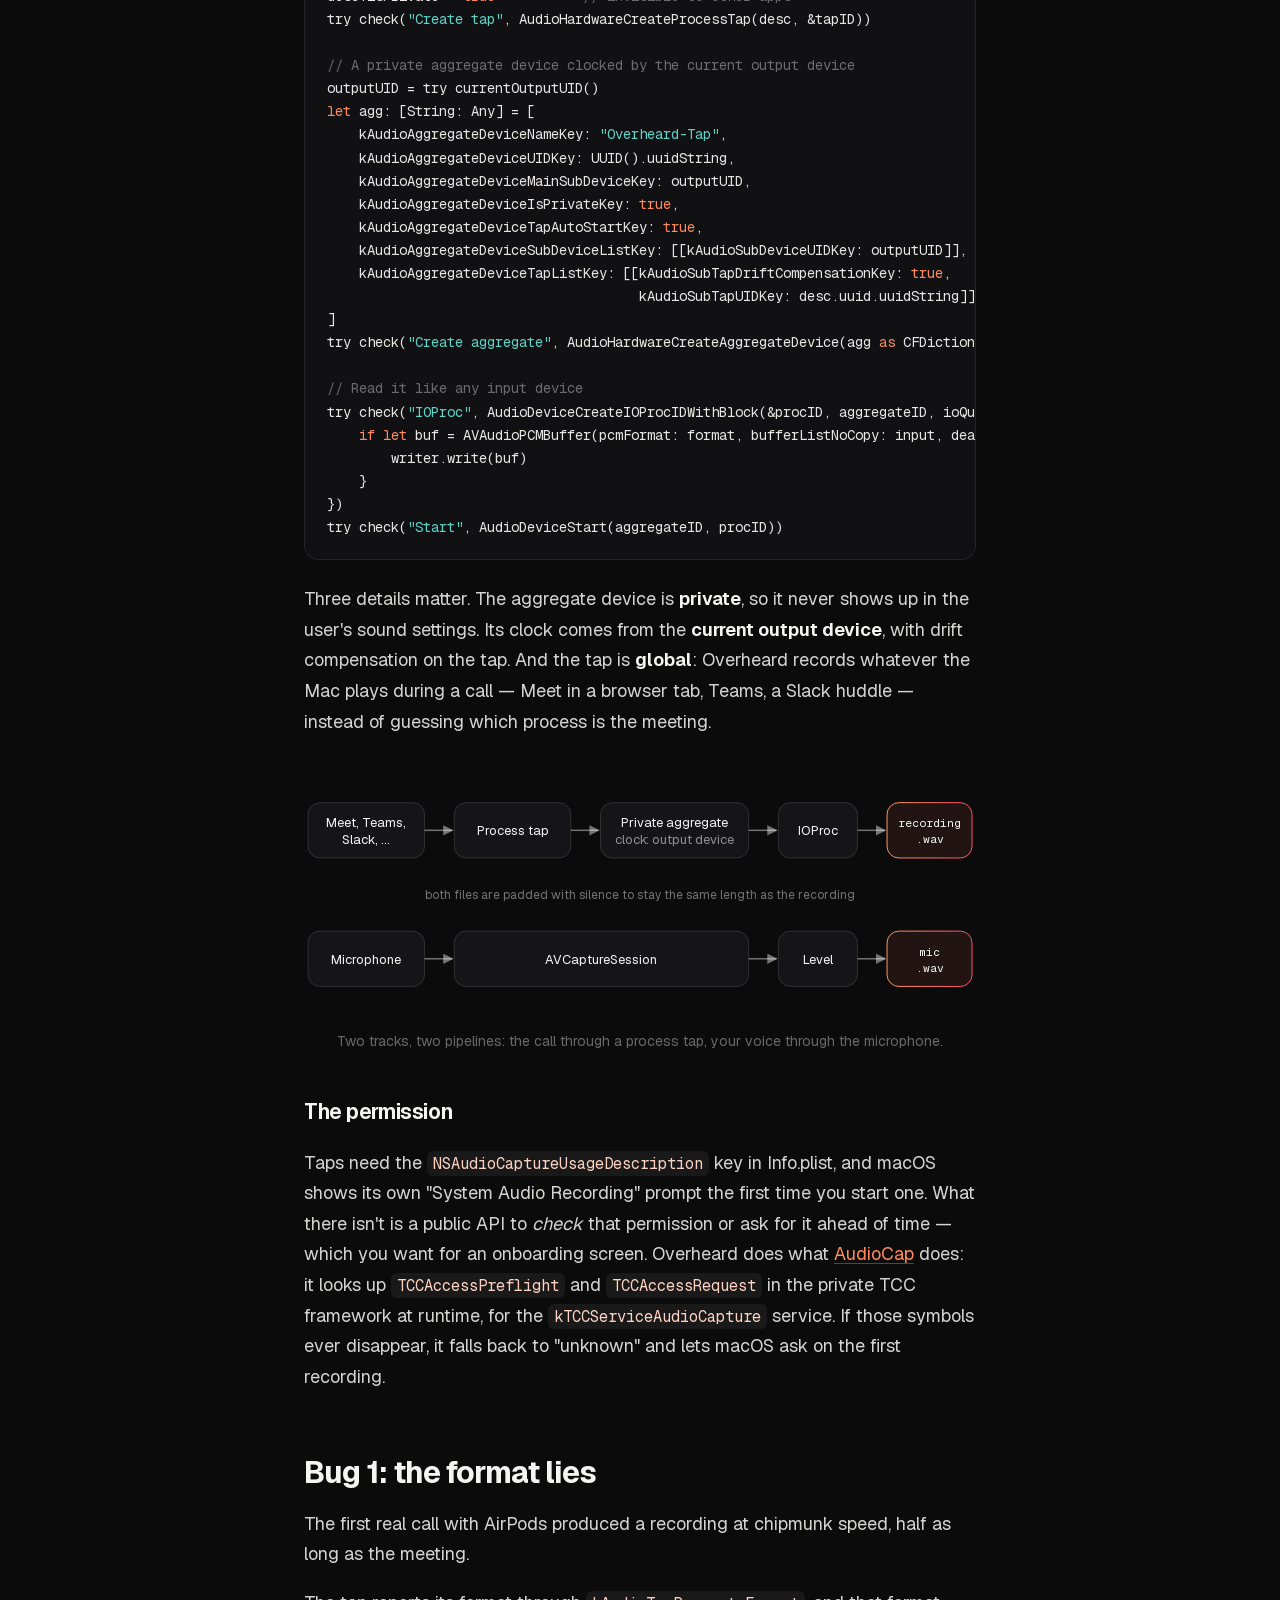
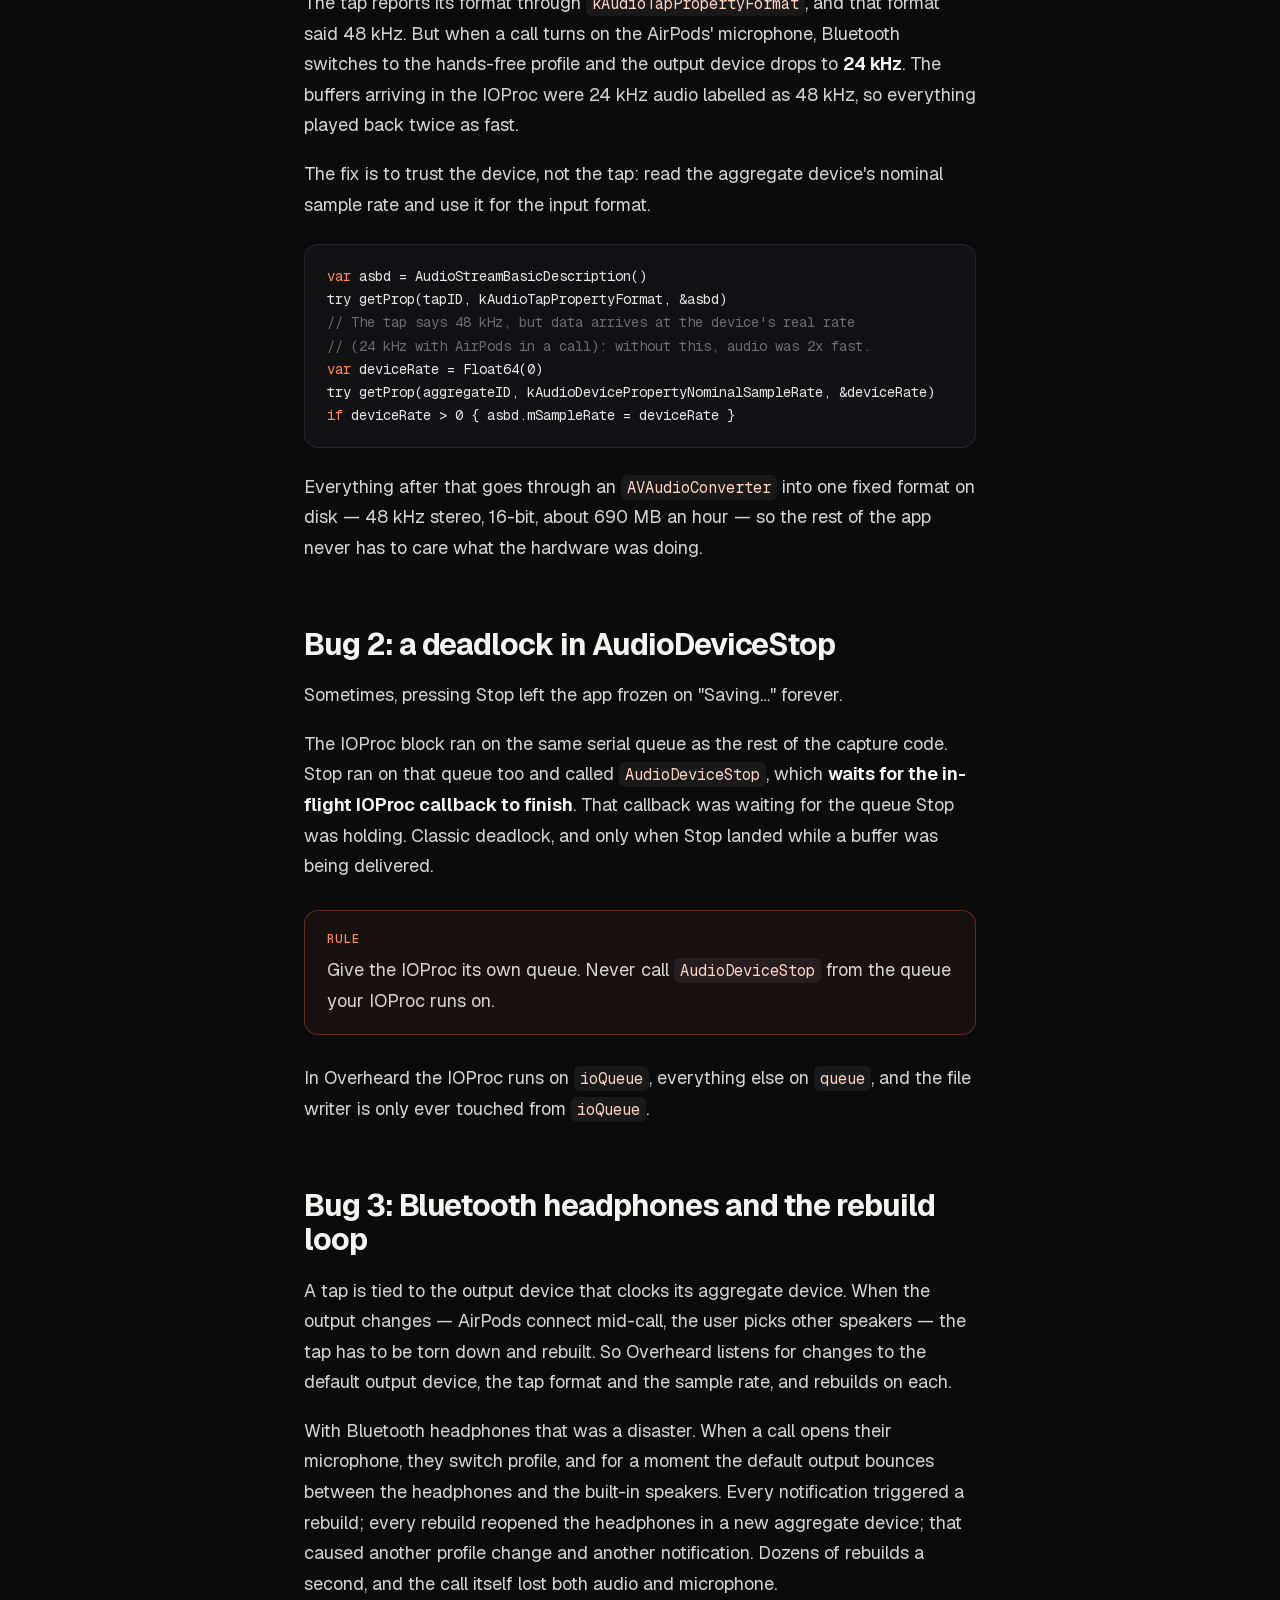
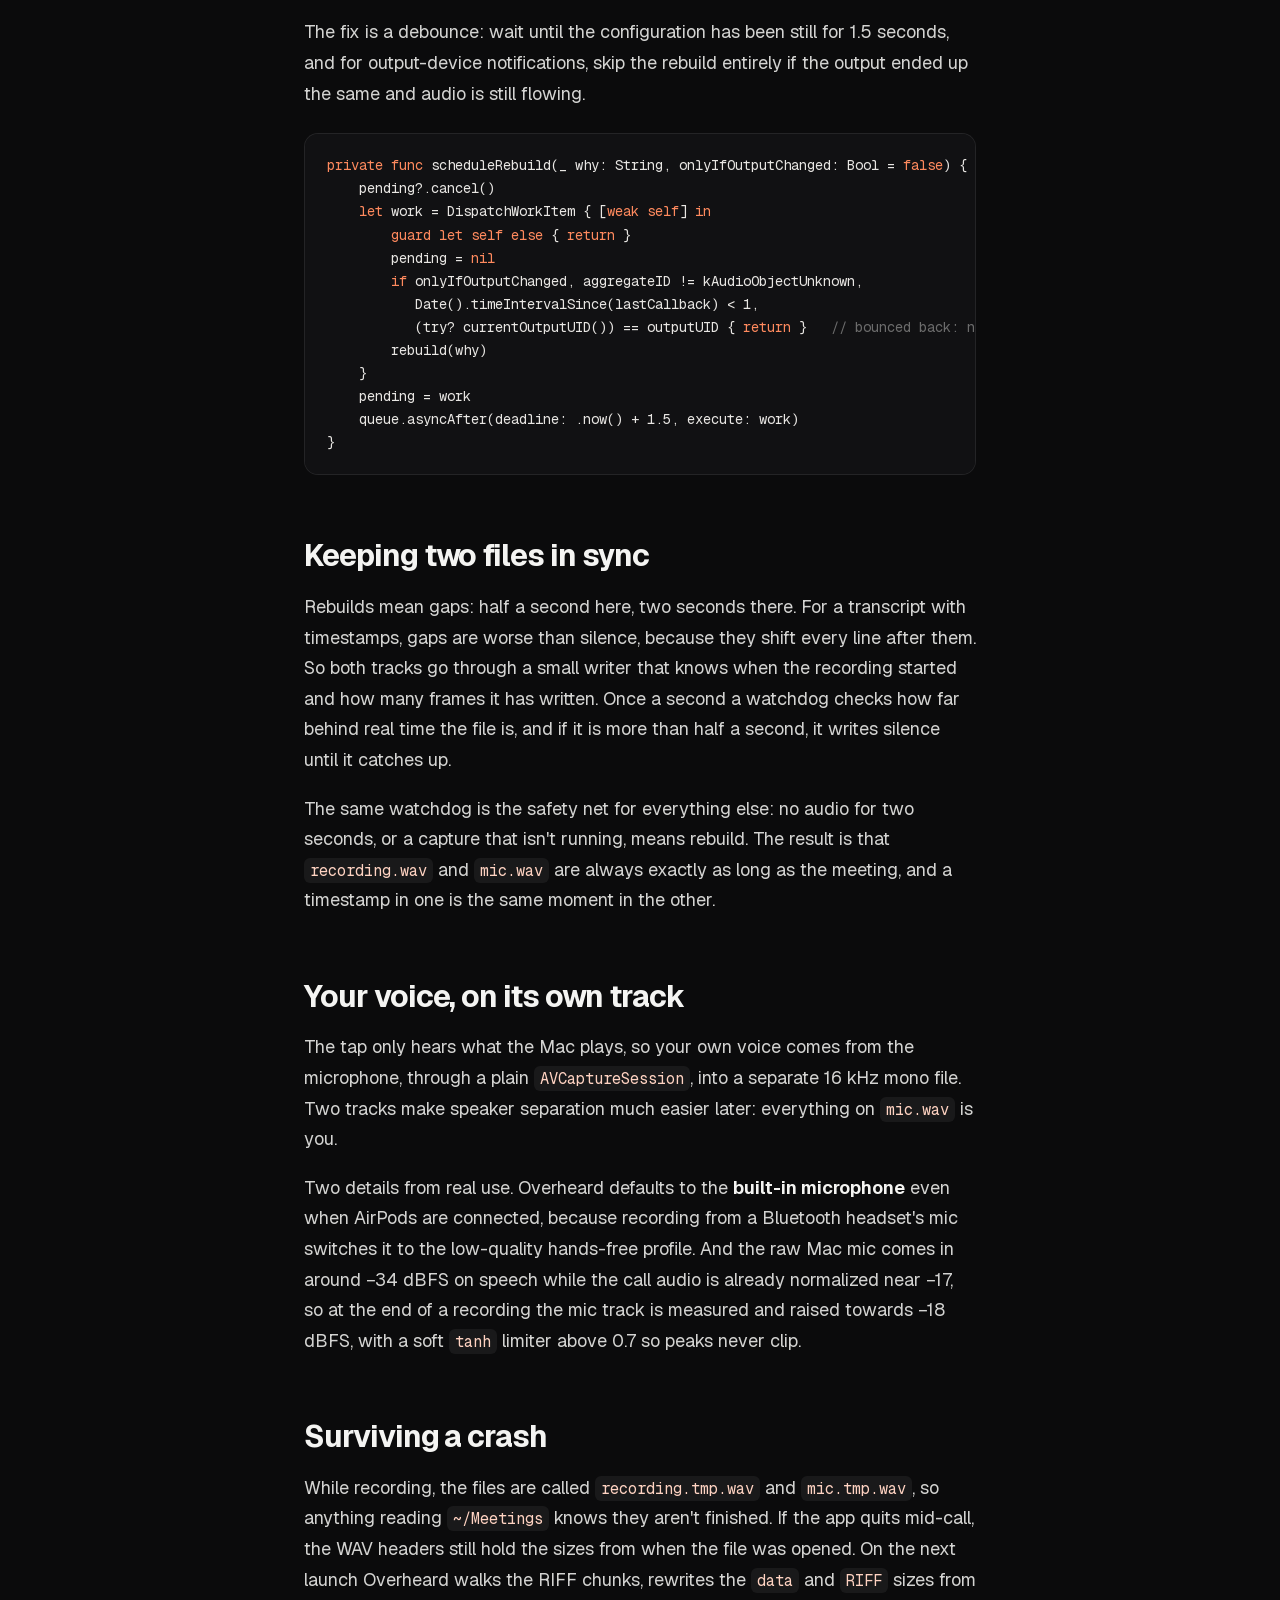
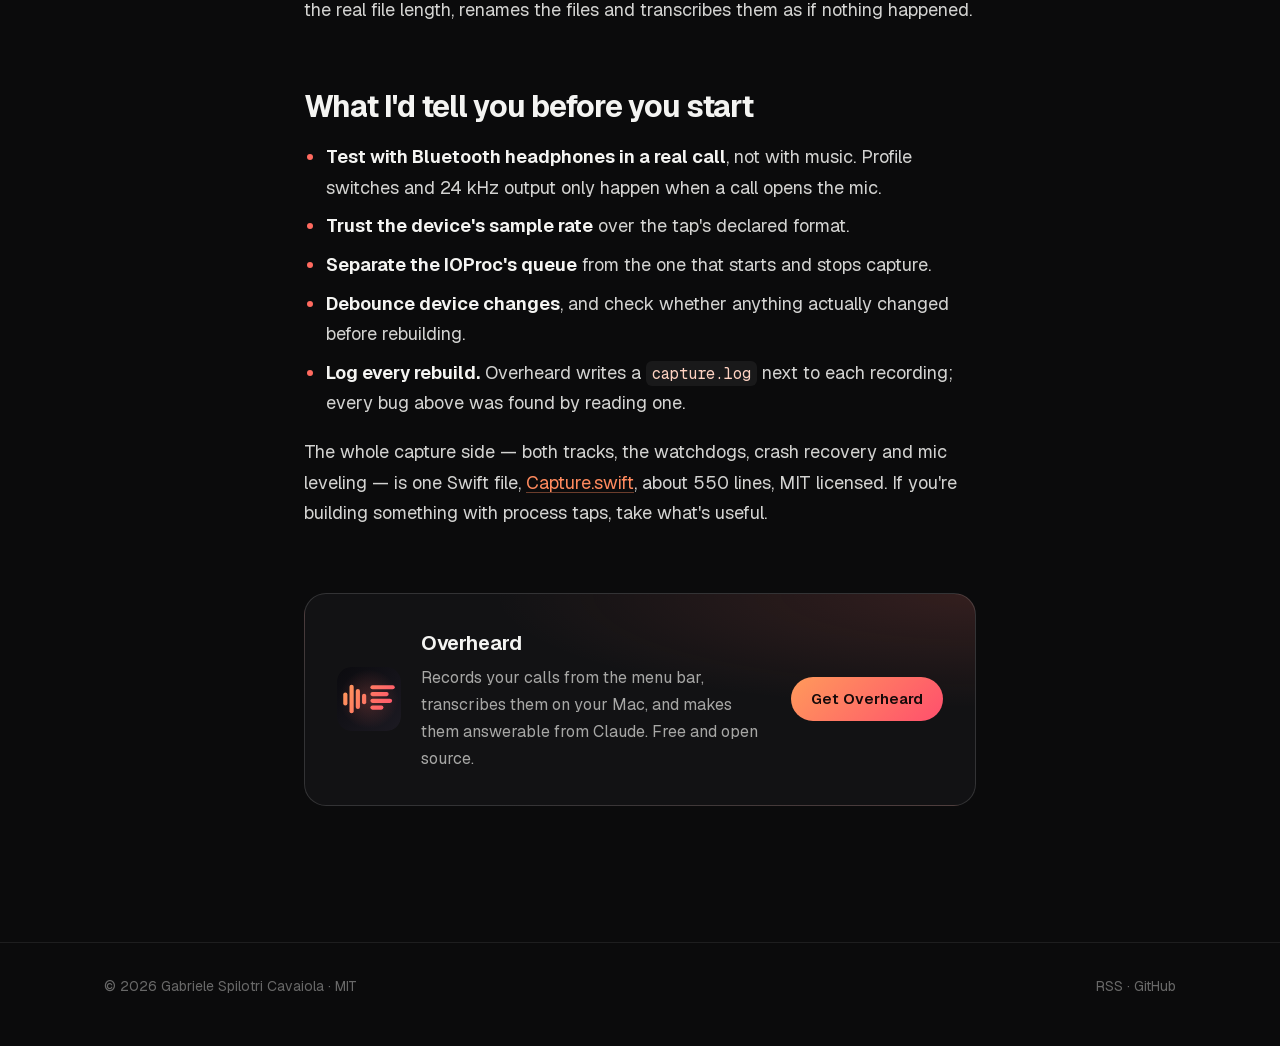
<file: docs/blog/system-audio-without-a-virtual-driver/index.html>
<!doctype html>
<html lang="en">
<head>
<meta charset="utf-8">
<meta name="viewport" content="width=device-width, initial-scale=1">
<title>Record Mac System Audio Without BlackHole | Overheard</title>
<meta name="description" content="How Overheard records Mac system audio with Core Audio process taps, plus fixes for AirPods sample rates, deadlocks and Bluetooth device changes.">
<meta name="author" content="Gabriele Spilotri Cavaiola">
<link rel="canonical" href="https://getoverheard.dev/blog/system-audio-without-a-virtual-driver/">
<script type="application/ld+json">{"@context": "https://schema.org", "@type": "BlogPosting", "headline": "Recording system audio on macOS without a virtual driver", "description": "How Overheard records calls with Core Audio process taps on macOS 14.2+: no BlackHole, no bot — and the three bugs we hit on the way (AirPods at 24 kHz, a deadlock in AudioDeviceStop, a Bluetooth rebuild loop).", "url": "https://getoverheard.dev/blog/system-audio-without-a-virtual-driver/", "mainEntityOfPage": "https://getoverheard.dev/blog/system-audio-without-a-virtual-driver/", "datePublished": "2026-10-22", "dateModified": "2026-10-22", "image": "https://getoverheard.dev/assets/poster.jpg", "author": {"@type": "Person", "name": "Gabriele Spilotri Cavaiola", "url": "https://github.com/anonbeat1"}, "publisher": {"@type": "Organization", "name": "Overheard", "url": "https://getoverheard.dev/"}}</script>
<meta property="og:type" content="article">
<meta property="og:title" content="Record Mac System Audio Without BlackHole | Overheard">
<meta property="og:description" content="How Overheard records Mac system audio with Core Audio process taps, plus fixes for AirPods sample rates, deadlocks and Bluetooth device changes.">
<meta property="og:image" content="https://getoverheard.dev/assets/poster.jpg">
<meta name="twitter:card" content="summary_large_image">
<meta name="theme-color" content="#0B0B0C">
<link rel="icon" href="../../assets/icon-tile.svg" type="image/svg+xml">
<link rel="alternate" type="application/rss+xml" title="Overheard blog" href="../feed.xml">
<link rel="stylesheet" href="../blog.css">
</head>
<body>

<header class="nav">
  <a class="brand" href="../../"><img src="../../assets/icon-tile.svg" alt="">Overheard</a>
  <nav>
    <a href="../" aria-current="page">Blog</a>
    <a href="../../compare/">Compare</a>
    <a class="hide-s" href="https://github.com/anonbeat1/overheard">GitHub</a>
  </nav>
  <a class="dl" href="https://github.com/anonbeat1/overheard/releases/latest">Download</a>
</header>

<main class="wrap">
<article>
  <span class="eyebrow">Engineering · Core Audio</span>
  <h1>Recording system audio on macOS without a virtual driver</h1>
  <p class="meta">Gabriele Spilotri Cavaiola · October 2026 · 8 min read</p>

  <p class="lead">For years, recording what your Mac plays meant installing a virtual audio driver and rerouting your output through it. Since macOS 14.2 there is a better way: Core Audio process taps. Here is how Overheard uses them to record calls with no driver and no bot in the meeting — and the three bugs that only showed up in real calls.</p>

  <h2>The old way, and why it hurts</h2>
  <p>The classic recipe is BlackHole or Loopback: install a virtual audio driver, build a Multi-Output Device in Audio MIDI Setup, make it your default output, then record from the virtual device. It works, but it asks a lot of the user. Your volume keys stop working on a Multi-Output Device, every new pair of headphones needs the setup redone, and "install this audio driver" is a hard sell for a meeting notes app.</p>
  <p>The other common answer is a bot: a "notetaker" that joins the call as a participant. Nobody needs to install anything, but everyone sees it, and the recording lives on someone else's server.</p>
  <p>Overheard does neither. It is a menu bar app that asks macOS for the audio of the call directly.</p>

  <h2>Process taps in 30 seconds</h2>
  <p>macOS 14.2 added <code>AudioHardwareCreateProcessTap</code>. A tap is a Core Audio object that copies the output of one process, several processes, or all of them. You describe it with a <code>CATapDescription</code>; it never changes what the user hears unless you ask it to mute.</p>
  <p>A tap is not something you can read from directly. You wrap it in an <strong>aggregate device</strong> — the same kind of object Audio MIDI Setup creates — and then read that device like any input, with an IOProc. Here is the whole setup, lightly trimmed from <a href="https://github.com/anonbeat1/overheard/blob/main/Sources/Overheard/Capture.swift">Capture.swift</a>:</p>

<pre><code><span class="c">// Everything the Mac plays, from every process</span>
<span class="k">let</span> desc = CATapDescription(stereoGlobalTapButExcludeProcesses: [])
desc.uuid = UUID()
desc.muteBehavior = .unmuted   <span class="c">// the user keeps hearing the call</span>
desc.isPrivate = <span class="k">true</span>           <span class="c">// invisible to other apps</span>
try check(<span class="s">"Create tap"</span>, AudioHardwareCreateProcessTap(desc, &amp;tapID))

<span class="c">// A private aggregate device clocked by the current output device</span>
outputUID = try currentOutputUID()
<span class="k">let</span> agg: [String: Any] = [
    kAudioAggregateDeviceNameKey: <span class="s">"Overheard-Tap"</span>,
    kAudioAggregateDeviceUIDKey: UUID().uuidString,
    kAudioAggregateDeviceMainSubDeviceKey: outputUID,
    kAudioAggregateDeviceIsPrivateKey: <span class="k">true</span>,
    kAudioAggregateDeviceTapAutoStartKey: <span class="k">true</span>,
    kAudioAggregateDeviceSubDeviceListKey: [[kAudioSubDeviceUIDKey: outputUID]],
    kAudioAggregateDeviceTapListKey: [[kAudioSubTapDriftCompensationKey: <span class="k">true</span>,
                                       kAudioSubTapUIDKey: desc.uuid.uuidString]],
]
try check(<span class="s">"Create aggregate"</span>, AudioHardwareCreateAggregateDevice(agg <span class="k">as</span> CFDictionary, &amp;aggregateID))

<span class="c">// Read it like any input device</span>
try check(<span class="s">"IOProc"</span>, AudioDeviceCreateIOProcIDWithBlock(&amp;procID, aggregateID, ioQueue) { _, input, _, _, _ <span class="k">in</span>
    <span class="k">if let</span> buf = AVAudioPCMBuffer(pcmFormat: format, bufferListNoCopy: input, deallocator: <span class="k">nil</span>) {
        writer.write(buf)
    }
})
try check(<span class="s">"Start"</span>, AudioDeviceStart(aggregateID, procID))</code></pre>

  <p>Three details matter. The aggregate device is <strong>private</strong>, so it never shows up in the user's sound settings. Its clock comes from the <strong>current output device</strong>, with drift compensation on the tap. And the tap is <strong>global</strong>: Overheard records whatever the Mac plays during a call — Meet in a browser tab, Teams, a Slack huddle — instead of guessing which process is the meeting.</p>

  <figure>
    <svg viewBox="0 0 680 250" role="img" aria-label="Pipeline: apps go through a process tap into a private aggregate device, then an IOProc writes recording.wav; the microphone goes through AVCaptureSession into mic.wav">
      <defs><linearGradient id="gr" x1="0" x2="1"><stop offset="0" stop-color="#FF9A5B"/><stop offset="1" stop-color="#FF4F6D"/></linearGradient>
      <marker id="ar" viewBox="0 0 8 8" refX="7" refY="4" markerWidth="7" markerHeight="7" orient="auto"><path d="M0 0L8 4L0 8z" fill="rgba(244,244,242,.45)"/></marker></defs>
      <g font-family="Geist, system-ui, sans-serif" font-size="13" fill="#F4F4F2">
        <g fill="#151517" stroke="rgba(255,255,255,.14)">
          <rect x="4" y="30" width="118" height="56" rx="12"/><rect x="152" y="30" width="118" height="56" rx="12"/>
          <rect x="300" y="30" width="150" height="56" rx="12"/><rect x="480" y="30" width="80" height="56" rx="12"/>
          <rect x="4" y="160" width="118" height="56" rx="12"/><rect x="152" y="160" width="298" height="56" rx="12"/>
          <rect x="480" y="160" width="80" height="56" rx="12"/>
        </g>
        <rect x="590" y="30" width="86" height="56" rx="12" fill="rgba(255,106,95,.1)" stroke="url(#gr)"/>
        <rect x="590" y="160" width="86" height="56" rx="12" fill="rgba(255,106,95,.1)" stroke="url(#gr)"/>
        <text x="63" y="55" text-anchor="middle">Meet, Teams,</text><text x="63" y="72" text-anchor="middle">Slack, …</text>
        <text x="211" y="63" text-anchor="middle">Process tap</text>
        <text x="375" y="55" text-anchor="middle">Private aggregate</text><text x="375" y="72" text-anchor="middle" fill="rgba(244,244,242,.55)">clock: output device</text>
        <text x="520" y="63" text-anchor="middle">IOProc</text>
        <text x="633" y="55" text-anchor="middle" font-family="Geist Mono, monospace" font-size="11.5">recording</text><text x="633" y="71" text-anchor="middle" font-family="Geist Mono, monospace" font-size="11.5">.wav</text>
        <text x="63" y="193" text-anchor="middle">Microphone</text>
        <text x="301" y="193" text-anchor="middle">AVCaptureSession</text>
        <text x="520" y="193" text-anchor="middle">Level</text>
        <text x="633" y="185" text-anchor="middle" font-family="Geist Mono, monospace" font-size="11.5">mic</text><text x="633" y="201" text-anchor="middle" font-family="Geist Mono, monospace" font-size="11.5">.wav</text>
        <g stroke="rgba(244,244,242,.45)" stroke-width="1.5" marker-end="url(#ar)">
          <path d="M122 58H150"/><path d="M270 58H298"/><path d="M450 58H478"/><path d="M560 58H588"/>
          <path d="M122 188H150"/><path d="M450 188H478"/><path d="M560 188H588"/>
        </g>
        <text x="340" y="128" text-anchor="middle" fill="rgba(244,244,242,.45)" font-size="12">both files are padded with silence to stay the same length as the recording</text>
      </g>
    </svg>
    <figcaption>Two tracks, two pipelines: the call through a process tap, your voice through the microphone.</figcaption>
  </figure>

  <h3>The permission</h3>
  <p>Taps need the <code>NSAudioCaptureUsageDescription</code> key in Info.plist, and macOS shows its own "System Audio Recording" prompt the first time you start one. What there isn't is a public API to <em>check</em> that permission or ask for it ahead of time — which you want for an onboarding screen. Overheard does what <a href="https://github.com/insidegui/AudioCap">AudioCap</a> does: it looks up <code>TCCAccessPreflight</code> and <code>TCCAccessRequest</code> in the private TCC framework at runtime, for the <code>kTCCServiceAudioCapture</code> service. If those symbols ever disappear, it falls back to "unknown" and lets macOS ask on the first recording.</p>

  <h2>Bug 1: the format lies</h2>
  <p>The first real call with AirPods produced a recording at chipmunk speed, half as long as the meeting.</p>
  <p>The tap reports its format through <code>kAudioTapPropertyFormat</code>, and that format said 48 kHz. But when a call turns on the AirPods' microphone, Bluetooth switches to the hands-free profile and the output device drops to <strong>24 kHz</strong>. The buffers arriving in the IOProc were 24 kHz audio labelled as 48 kHz, so everything played back twice as fast.</p>
  <p>The fix is to trust the device, not the tap: read the aggregate device's nominal sample rate and use it for the input format.</p>

<pre><code><span class="k">var</span> asbd = AudioStreamBasicDescription()
try getProp(tapID, kAudioTapPropertyFormat, &amp;asbd)
<span class="c">// The tap says 48 kHz, but data arrives at the device's real rate
// (24 kHz with AirPods in a call): without this, audio was 2x fast.</span>
<span class="k">var</span> deviceRate = Float64(0)
try getProp(aggregateID, kAudioDevicePropertyNominalSampleRate, &amp;deviceRate)
<span class="k">if</span> deviceRate &gt; 0 { asbd.mSampleRate = deviceRate }</code></pre>

  <p>Everything after that goes through an <code>AVAudioConverter</code> into one fixed format on disk — 48 kHz stereo, 16-bit, about 690 MB an hour — so the rest of the app never has to care what the hardware was doing.</p>

  <h2>Bug 2: a deadlock in AudioDeviceStop</h2>
  <p>Sometimes, pressing Stop left the app frozen on "Saving…" forever.</p>
  <p>The IOProc block ran on the same serial queue as the rest of the capture code. Stop ran on that queue too and called <code>AudioDeviceStop</code>, which <strong>waits for the in-flight IOProc callback to finish</strong>. That callback was waiting for the queue Stop was holding. Classic deadlock, and only when Stop landed while a buffer was being delivered.</p>

  <div class="note"><b>Rule</b><p>Give the IOProc its own queue. Never call <code>AudioDeviceStop</code> from the queue your IOProc runs on.</p></div>

  <p>In Overheard the IOProc runs on <code>ioQueue</code>, everything else on <code>queue</code>, and the file writer is only ever touched from <code>ioQueue</code>.</p>

  <h2>Bug 3: Bluetooth headphones and the rebuild loop</h2>
  <p>A tap is tied to the output device that clocks its aggregate device. When the output changes — AirPods connect mid-call, the user picks other speakers — the tap has to be torn down and rebuilt. So Overheard listens for changes to the default output device, the tap format and the sample rate, and rebuilds on each.</p>
  <p>With Bluetooth headphones that was a disaster. When a call opens their microphone, they switch profile, and for a moment the default output bounces between the headphones and the built-in speakers. Every notification triggered a rebuild; every rebuild reopened the headphones in a new aggregate device; that caused another profile change and another notification. Dozens of rebuilds a second, and the call itself lost both audio and microphone.</p>
  <p>The fix is a debounce: wait until the configuration has been still for 1.5 seconds, and for output-device notifications, skip the rebuild entirely if the output ended up the same and audio is still flowing.</p>

<pre><code><span class="k">private func</span> scheduleRebuild(_ why: String, onlyIfOutputChanged: Bool = <span class="k">false</span>) {
    pending?.cancel()
    <span class="k">let</span> work = DispatchWorkItem { [<span class="k">weak self</span>] <span class="k">in</span>
        <span class="k">guard let self else</span> { <span class="k">return</span> }
        pending = <span class="k">nil</span>
        <span class="k">if</span> onlyIfOutputChanged, aggregateID != kAudioObjectUnknown,
           Date().timeIntervalSince(lastCallback) &lt; 1,
           (try? currentOutputUID()) == outputUID { <span class="k">return</span> }   <span class="c">// bounced back: nothing to do</span>
        rebuild(why)
    }
    pending = work
    queue.asyncAfter(deadline: .now() + 1.5, execute: work)
}</code></pre>

  <h2>Keeping two files in sync</h2>
  <p>Rebuilds mean gaps: half a second here, two seconds there. For a transcript with timestamps, gaps are worse than silence, because they shift every line after them. So both tracks go through a small writer that knows when the recording started and how many frames it has written. Once a second a watchdog checks how far behind real time the file is, and if it is more than half a second, it writes silence until it catches up.</p>
  <p>The same watchdog is the safety net for everything else: no audio for two seconds, or a capture that isn't running, means rebuild. The result is that <code>recording.wav</code> and <code>mic.wav</code> are always exactly as long as the meeting, and a timestamp in one is the same moment in the other.</p>

  <h2>Your voice, on its own track</h2>
  <p>The tap only hears what the Mac plays, so your own voice comes from the microphone, through a plain <code>AVCaptureSession</code>, into a separate 16 kHz mono file. Two tracks make speaker separation much easier later: everything on <code>mic.wav</code> is you.</p>
  <p>Two details from real use. Overheard defaults to the <strong>built-in microphone</strong> even when AirPods are connected, because recording from a Bluetooth headset's mic switches it to the low-quality hands-free profile. And the raw Mac mic comes in around −34 dBFS on speech while the call audio is already normalized near −17, so at the end of a recording the mic track is measured and raised towards −18 dBFS, with a soft <code>tanh</code> limiter above 0.7 so peaks never clip.</p>

  <h2>Surviving a crash</h2>
  <p>While recording, the files are called <code>recording.tmp.wav</code> and <code>mic.tmp.wav</code>, so anything reading <code>~/Meetings</code> knows they aren't finished. If the app quits mid-call, the WAV headers still hold the sizes from when the file was opened. On the next launch Overheard walks the RIFF chunks, rewrites the <code>data</code> and <code>RIFF</code> sizes from the real file length, renames the files and transcribes them as if nothing happened.</p>

  <h2>What I'd tell you before you start</h2>
  <ul>
    <li><strong>Test with Bluetooth headphones in a real call</strong>, not with music. Profile switches and 24 kHz output only happen when a call opens the mic.</li>
    <li><strong>Trust the device's sample rate</strong> over the tap's declared format.</li>
    <li><strong>Separate the IOProc's queue</strong> from the one that starts and stops capture.</li>
    <li><strong>Debounce device changes</strong>, and check whether anything actually changed before rebuilding.</li>
    <li><strong>Log every rebuild.</strong> Overheard writes a <code>capture.log</code> next to each recording; every bug above was found by reading one.</li>
  </ul>
  <p>The whole capture side — both tracks, the watchdogs, crash recovery and mic leveling — is one Swift file, <a href="https://github.com/anonbeat1/overheard/blob/main/Sources/Overheard/Capture.swift">Capture.swift</a>, about 550 lines, MIT licensed. If you're building something with process taps, take what's useful.</p>

  <div class="cta">
    <img src="../../assets/icon-tile.svg" alt="">
    <div>
      <h3>Overheard</h3>
      <p>Records your calls from the menu bar, transcribes them on your Mac, and makes them answerable from Claude. Free and open source.</p>
    </div>
    <a class="dl" href="https://getoverheard.dev">Get Overheard</a>
  </div>
</article>
</main>

<footer>
  <div class="wrap">
    <span>© 2026 Gabriele Spilotri Cavaiola · MIT</span>
    <span><a href="../feed.xml">RSS</a> · <a href="https://github.com/anonbeat1/overheard">GitHub</a></span>
  </div>
</footer>
</body>
</html>
</file>
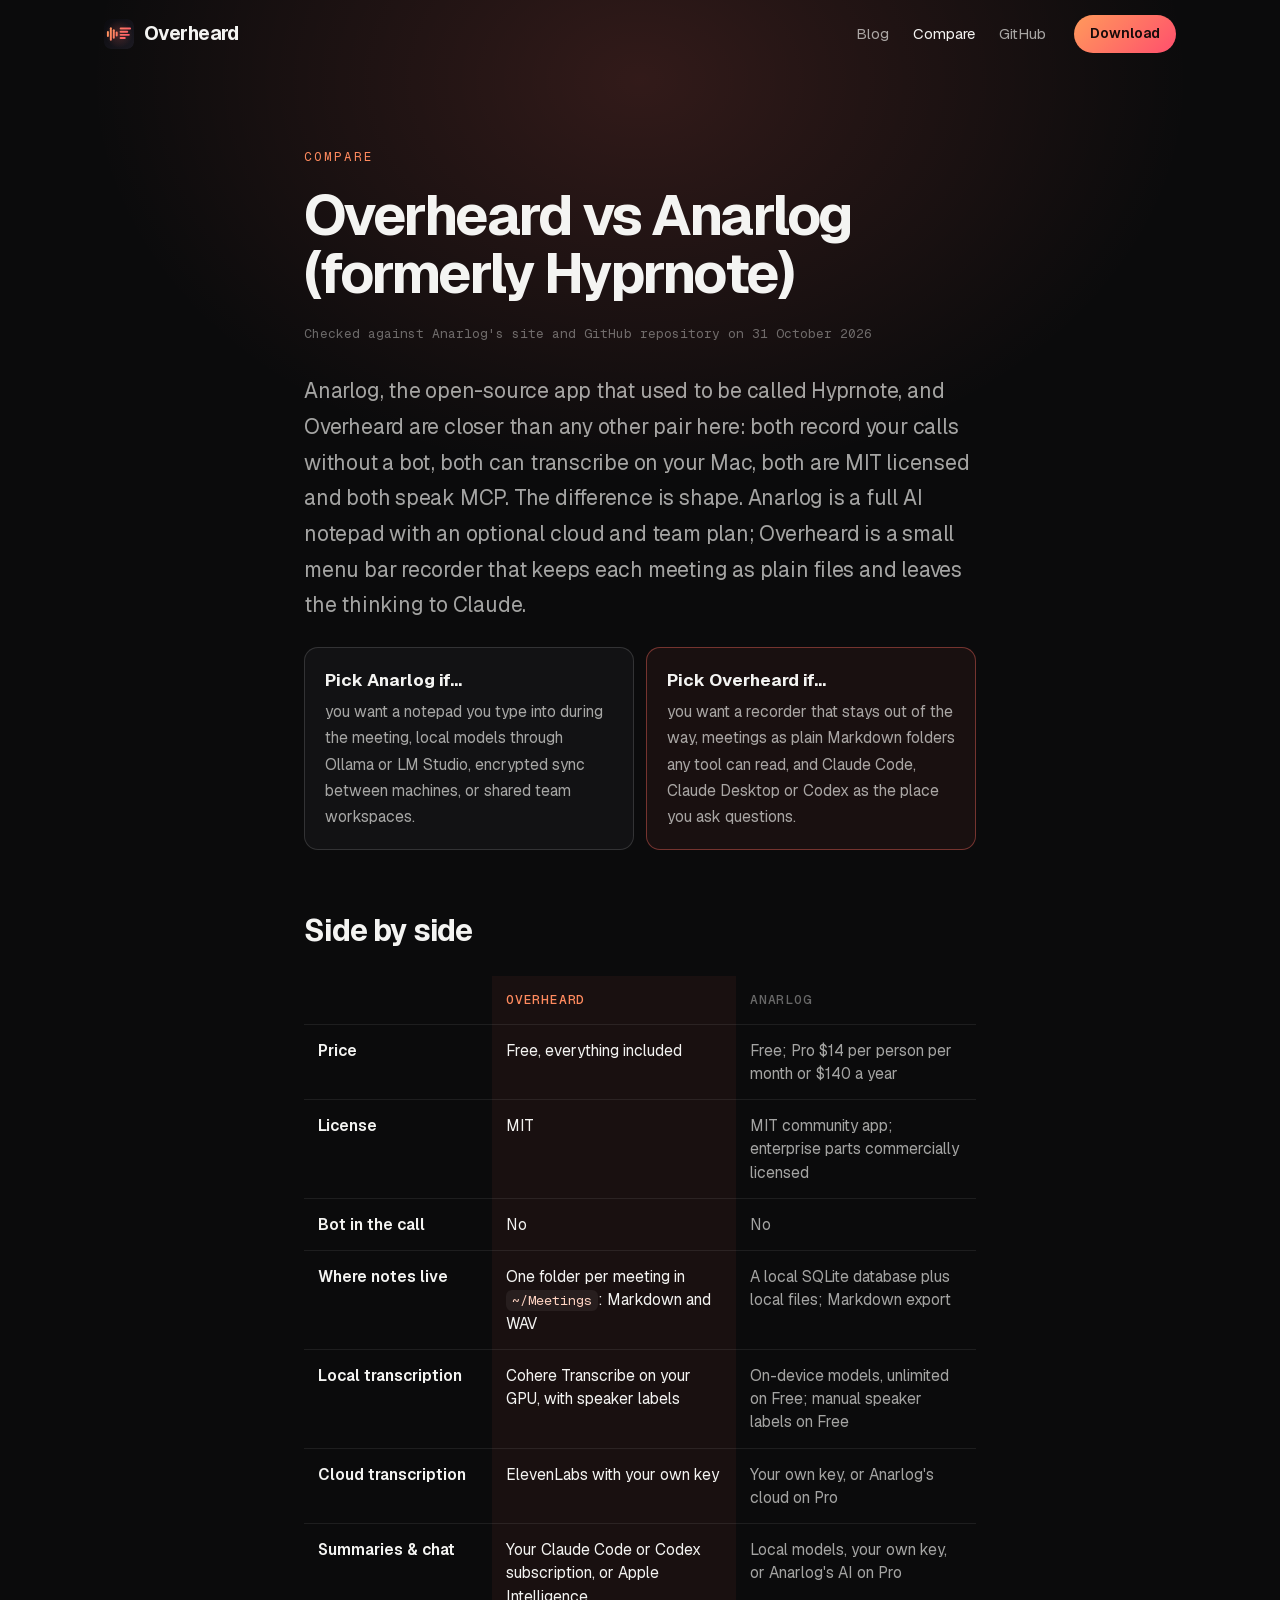
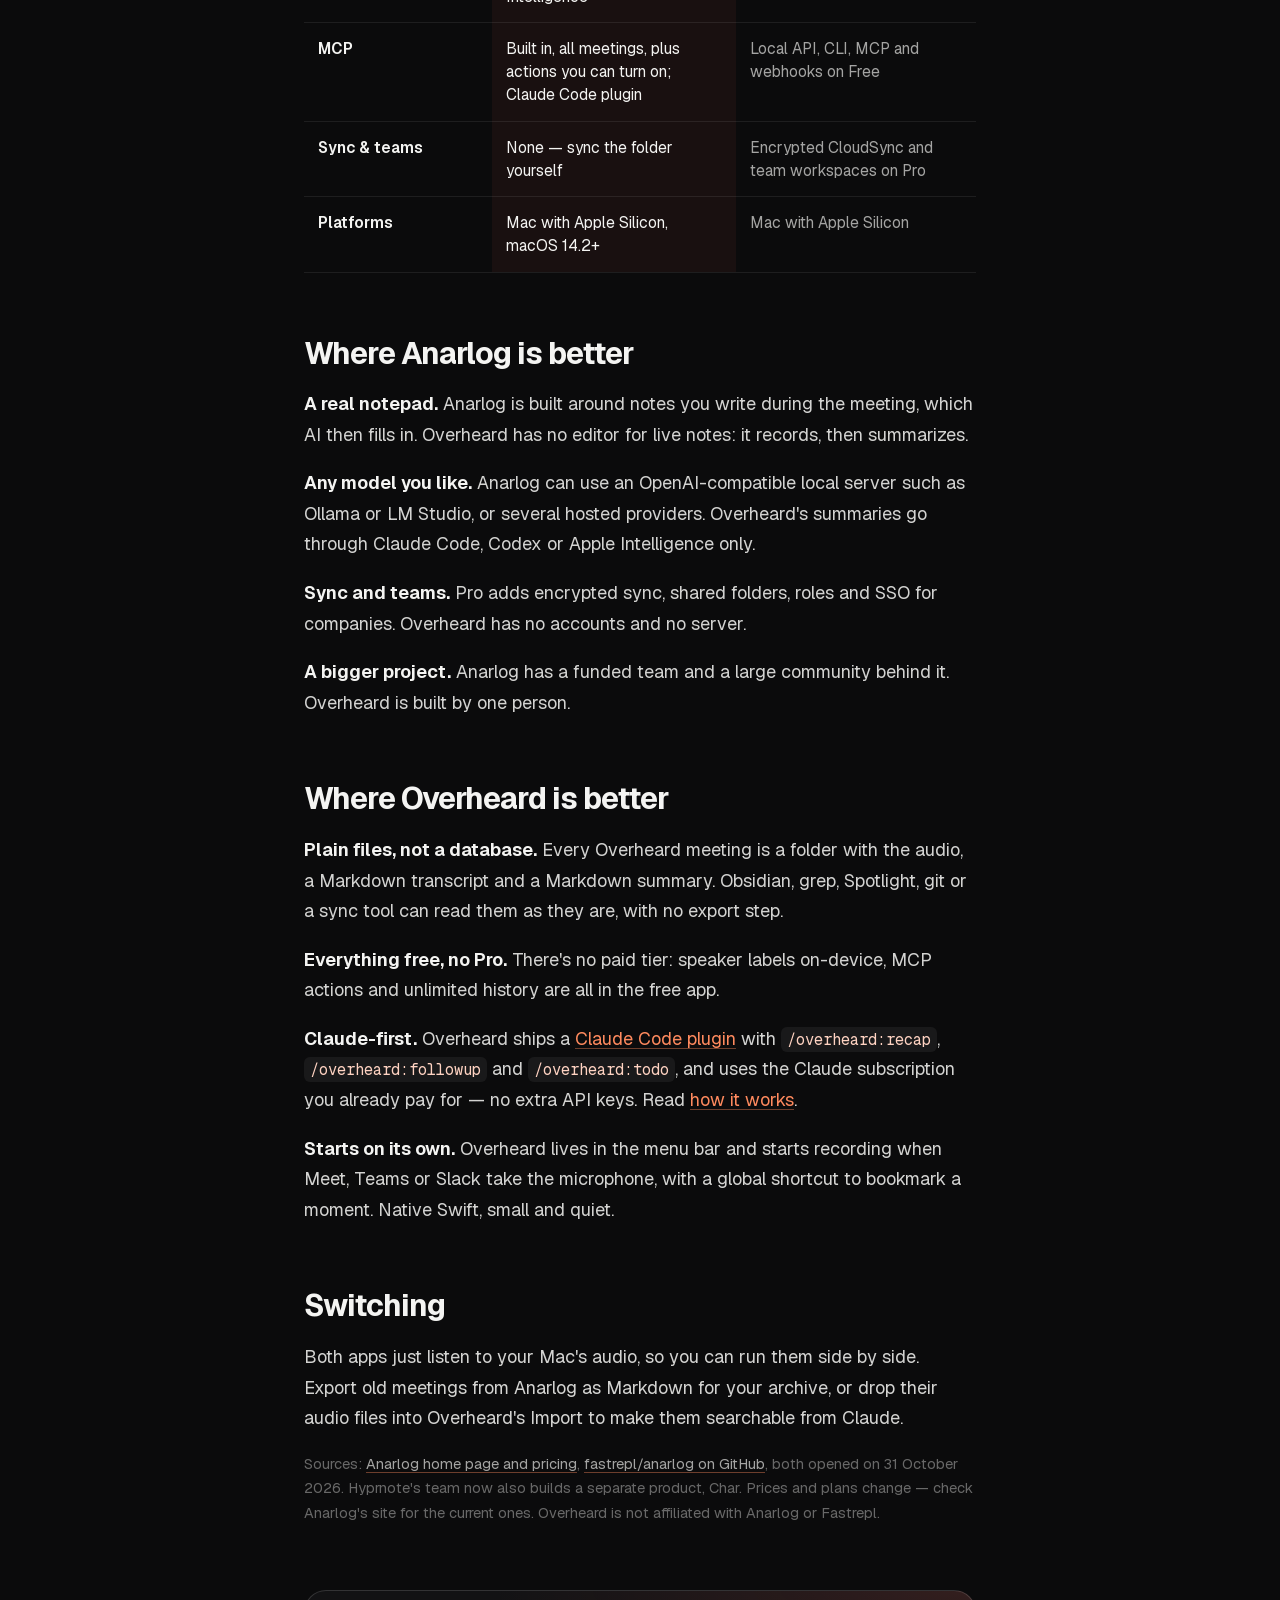
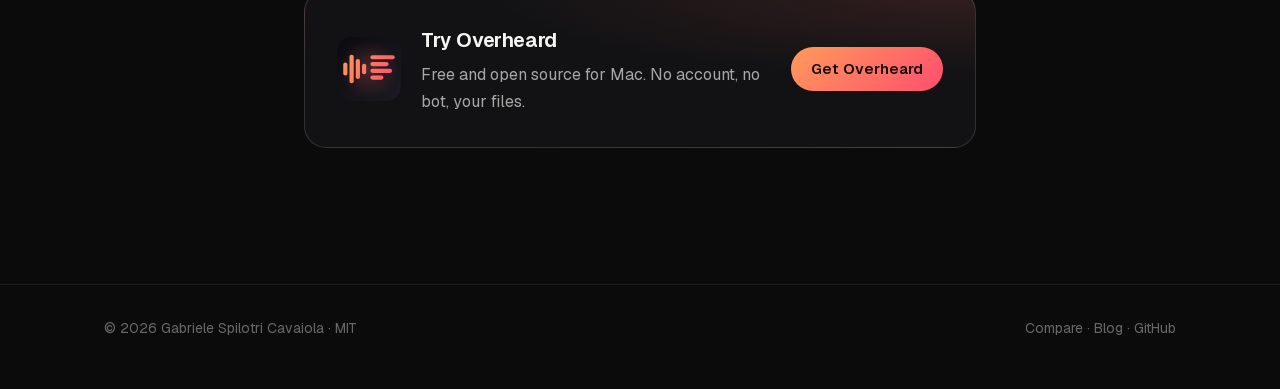
<file: docs/compare/anarlog/index.html>
<!doctype html>
<html lang="en">
<head>
<meta charset="utf-8">
<meta name="viewport" content="width=device-width, initial-scale=1">
<title>Overheard vs Anarlog (Hyprnote): Mac Meeting Recorders</title>
<meta name="description" content="Compare Overheard and Anarlog, formerly Hyprnote, on local transcription, storage, team features, pricing and access to meeting notes through MCP.">
<link rel="canonical" href="https://getoverheard.dev/compare/anarlog/">
<meta property="og:title" content="Overheard vs Anarlog (Hyprnote): Mac Meeting Recorders">
<meta property="og:description" content="Compare Overheard and Anarlog, formerly Hyprnote, on local transcription, storage, team features, pricing and access to meeting notes through MCP.">
<meta property="og:image" content="https://getoverheard.dev/assets/poster.jpg">
<meta name="theme-color" content="#0B0B0C">
<link rel="icon" href="../../assets/icon-tile.svg" type="image/svg+xml">
<link rel="stylesheet" href="../../blog/blog.css">
<script type="application/ld+json">{"@context":"https://schema.org","@type":"Article","headline":"Overheard vs Anarlog (formerly Hyprnote): open-source meeting notes for Mac","url":"https://getoverheard.dev/compare/anarlog/","datePublished":"2026-10-31","dateModified":"2026-10-31","image":"https://getoverheard.dev/assets/poster.jpg","author":{"@type":"Person","name":"Gabriele Spilotri Cavaiola","url":"https://github.com/anonbeat1"},"publisher":{"@type":"Organization","name":"Overheard","url":"https://getoverheard.dev/"}}</script>
</head>
<body>

<header class="nav">
  <a class="brand" href="../../"><img src="../../assets/icon-tile.svg" alt="">Overheard</a>
  <nav>
    <a href="../../blog/">Blog</a>
    <a href="../" aria-current="page">Compare</a>
    <a class="hide-s" href="https://github.com/anonbeat1/overheard">GitHub</a>
  </nav>
  <a class="dl" href="https://github.com/anonbeat1/overheard/releases/latest">Download</a>
</header>

<main class="wrap">
<article>
  <span class="eyebrow">Compare</span>
  <h1>Overheard vs Anarlog (formerly Hyprnote)</h1>
  <p class="meta">Checked against Anarlog's site and GitHub repository on 31 October 2026</p>

  <p class="lead">Anarlog, the open-source app that used to be called Hyprnote, and Overheard are closer than any other pair here: both record your calls without a bot, both can transcribe on your Mac, both are MIT licensed and both speak MCP. The difference is shape. Anarlog is a full AI notepad with an optional cloud and team plan; Overheard is a small menu bar recorder that keeps each meeting as plain files and leaves the thinking to Claude.</p>

  <div class="verdict">
    <div><b>Pick Anarlog if…</b><p>you want a notepad you type into during the meeting, local models through Ollama or LM Studio, encrypted sync between machines, or shared team workspaces.</p></div>
    <div class="us"><b>Pick Overheard if…</b><p>you want a recorder that stays out of the way, meetings as plain Markdown folders any tool can read, and Claude Code, Claude Desktop or Codex as the place you ask questions.</p></div>
  </div>

  <h2>Side by side</h2>
  <div class="tbl"><table>
    <thead><tr><th></th><th class="us">Overheard</th><th>Anarlog</th></tr></thead>
    <tbody>
      <tr><th>Price</th><td class="us">Free, everything included</td><td>Free; Pro $14 per person per month or $140 a year</td></tr>
      <tr><th>License</th><td class="us">MIT</td><td>MIT community app; enterprise parts commercially licensed</td></tr>
      <tr><th>Bot in the call</th><td class="us">No</td><td>No</td></tr>
      <tr><th>Where notes live</th><td class="us">One folder per meeting in <code>~/Meetings</code>: Markdown and WAV</td><td>A local SQLite database plus local files; Markdown export</td></tr>
      <tr><th>Local transcription</th><td class="us">Cohere Transcribe on your GPU, with speaker labels</td><td>On-device models, unlimited on Free; manual speaker labels on Free</td></tr>
      <tr><th>Cloud transcription</th><td class="us">ElevenLabs with your own key</td><td>Your own key, or Anarlog's cloud on Pro</td></tr>
      <tr><th>Summaries &amp; chat</th><td class="us">Your Claude Code or Codex subscription, or Apple Intelligence</td><td>Local models, your own key, or Anarlog's AI on Pro</td></tr>
      <tr><th>MCP</th><td class="us">Built in, all meetings, plus actions you can turn on; Claude Code plugin</td><td>Local API, CLI, MCP and webhooks on Free</td></tr>
      <tr><th>Sync &amp; teams</th><td class="us">None — sync the folder yourself</td><td>Encrypted CloudSync and team workspaces on Pro</td></tr>
      <tr><th>Platforms</th><td class="us">Mac with Apple Silicon, macOS 14.2+</td><td>Mac with Apple Silicon</td></tr>
    </tbody>
  </table></div>

  <h2>Where Anarlog is better</h2>
  <p><strong>A real notepad.</strong> Anarlog is built around notes you write during the meeting, which AI then fills in. Overheard has no editor for live notes: it records, then summarizes.</p>
  <p><strong>Any model you like.</strong> Anarlog can use an OpenAI-compatible local server such as Ollama or LM Studio, or several hosted providers. Overheard's summaries go through Claude Code, Codex or Apple Intelligence only.</p>
  <p><strong>Sync and teams.</strong> Pro adds encrypted sync, shared folders, roles and SSO for companies. Overheard has no accounts and no server.</p>
  <p><strong>A bigger project.</strong> Anarlog has a funded team and a large community behind it. Overheard is built by one person.</p>

  <h2>Where Overheard is better</h2>
  <p><strong>Plain files, not a database.</strong> Every Overheard meeting is a folder with the audio, a Markdown transcript and a Markdown summary. Obsidian, grep, Spotlight, git or a sync tool can read them as they are, with no export step.</p>
  <p><strong>Everything free, no Pro.</strong> There's no paid tier: speaker labels on-device, MCP actions and unlimited history are all in the free app.</p>
  <p><strong>Claude-first.</strong> Overheard ships a <a href="https://github.com/anonbeat1/overheard#claude-code-plugin">Claude Code plugin</a> with <code>/overheard:recap</code>, <code>/overheard:followup</code> and <code>/overheard:todo</code>, and uses the Claude subscription you already pay for — no extra API keys. Read <a href="../../blog/ask-claude-about-your-meetings/">how it works</a>.</p>
  <p><strong>Starts on its own.</strong> Overheard lives in the menu bar and starts recording when Meet, Teams or Slack take the microphone, with a global shortcut to bookmark a moment. Native Swift, small and quiet.</p>

  <h2>Switching</h2>
  <p>Both apps just listen to your Mac's audio, so you can run them side by side. Export old meetings from Anarlog as Markdown for your archive, or drop their audio files into Overheard's Import to make them searchable from Claude.</p>

  <p class="sources">Sources: <a href="https://anarlog.so">Anarlog home page and pricing</a>, <a href="https://github.com/fastrepl/anarlog">fastrepl/anarlog on GitHub</a>, both opened on 31 October 2026. Hyprnote's team now also builds a separate product, Char. Prices and plans change — check Anarlog's site for the current ones. Overheard is not affiliated with Anarlog or Fastrepl.</p>

  <div class="cta">
    <img src="../../assets/icon-tile.svg" alt="">
    <div>
      <h3>Try Overheard</h3>
      <p>Free and open source for Mac. No account, no bot, your files.</p>
    </div>
    <a class="dl" href="https://getoverheard.dev">Get Overheard</a>
  </div>
</article>
</main>

<footer>
  <div class="wrap">
    <span>© 2026 Gabriele Spilotri Cavaiola · MIT</span>
    <span><a href="../">Compare</a> · <a href="../../blog/">Blog</a> · <a href="https://github.com/anonbeat1/overheard">GitHub</a></span>
  </div>
</footer>
</body>
</html>
</file>
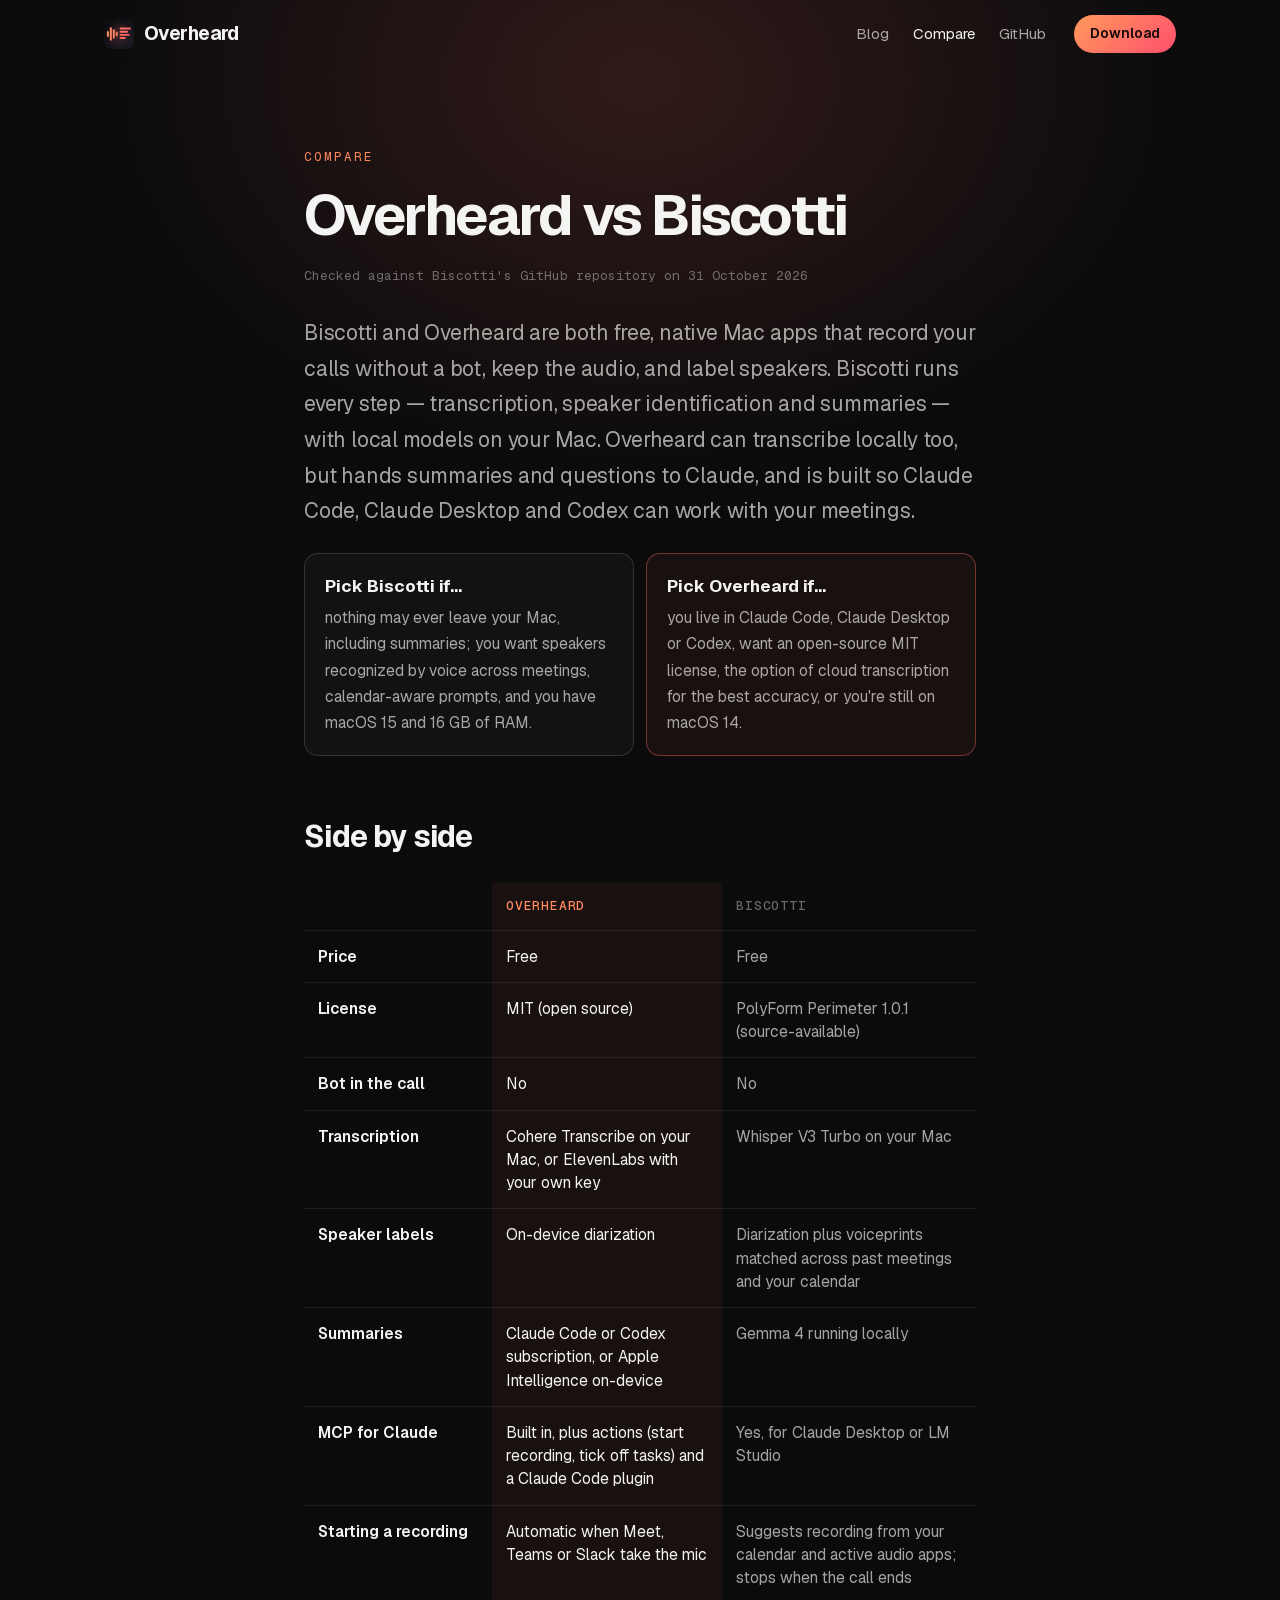
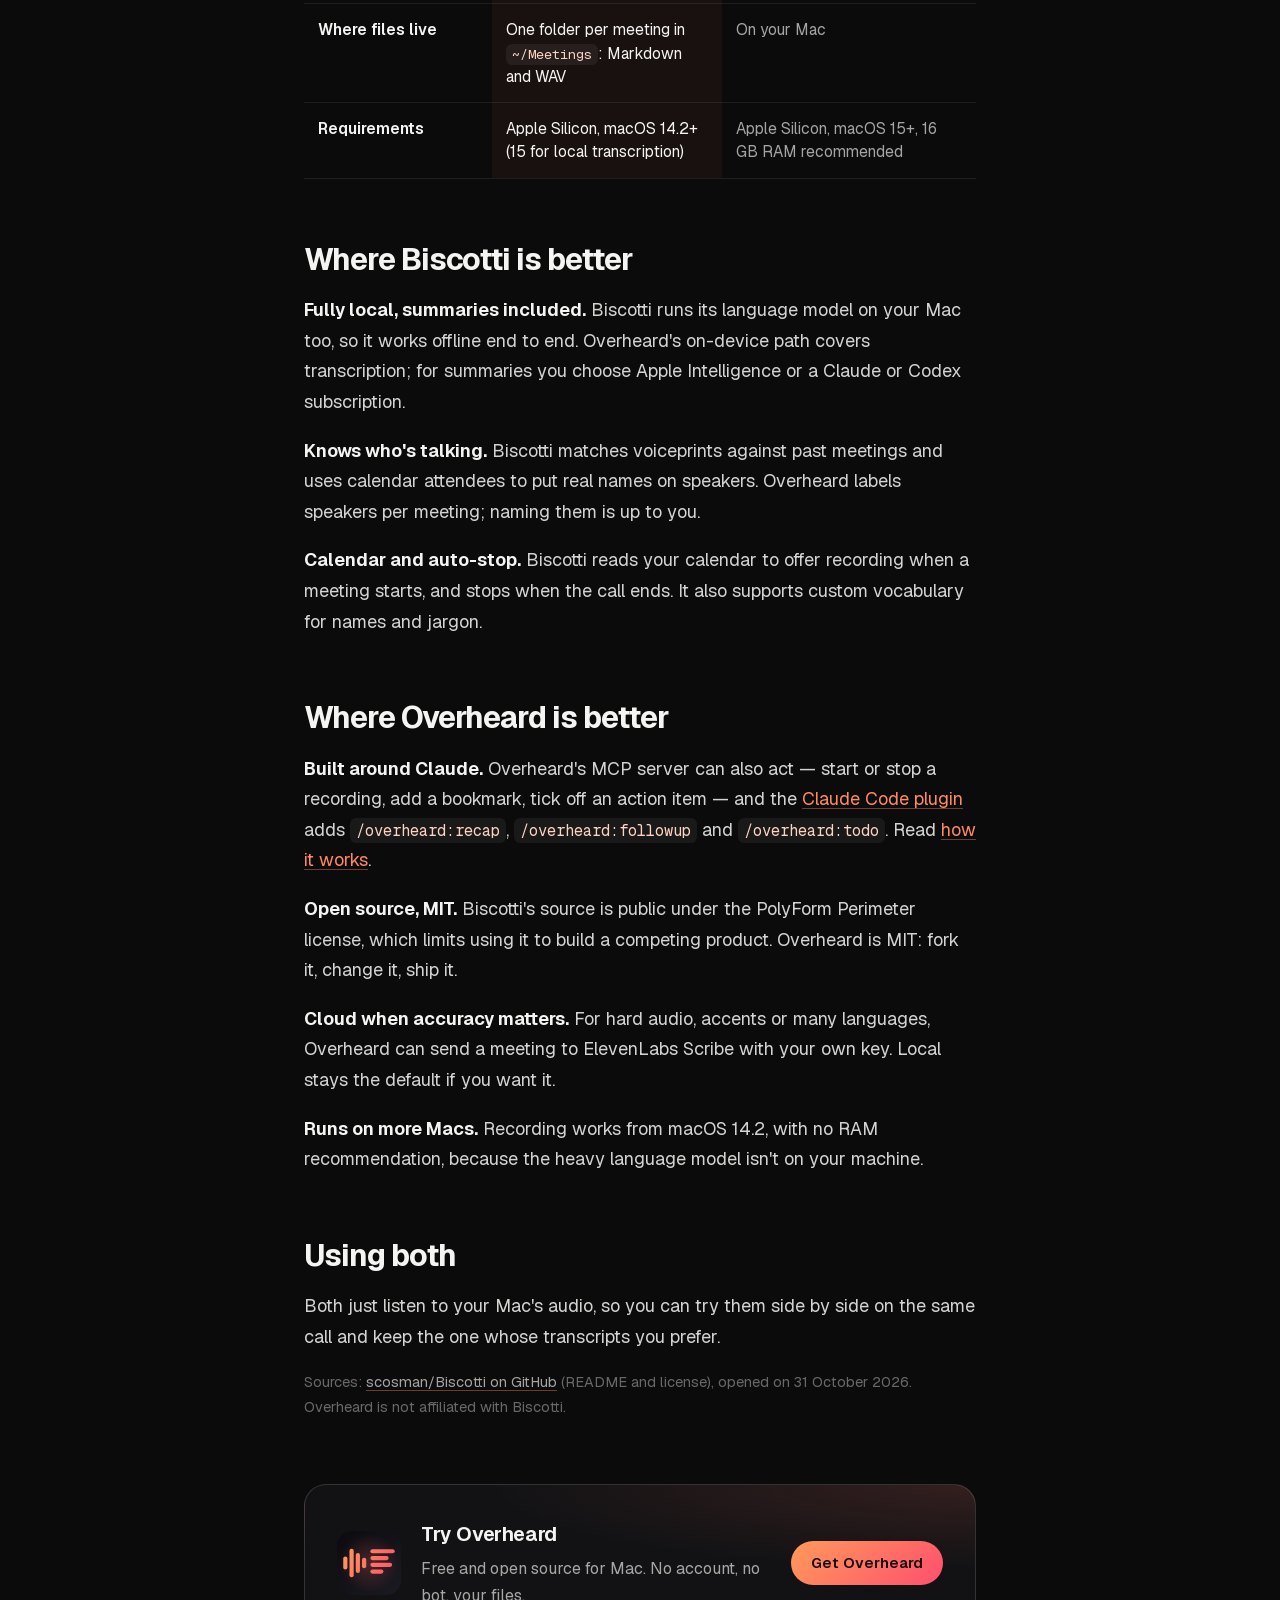
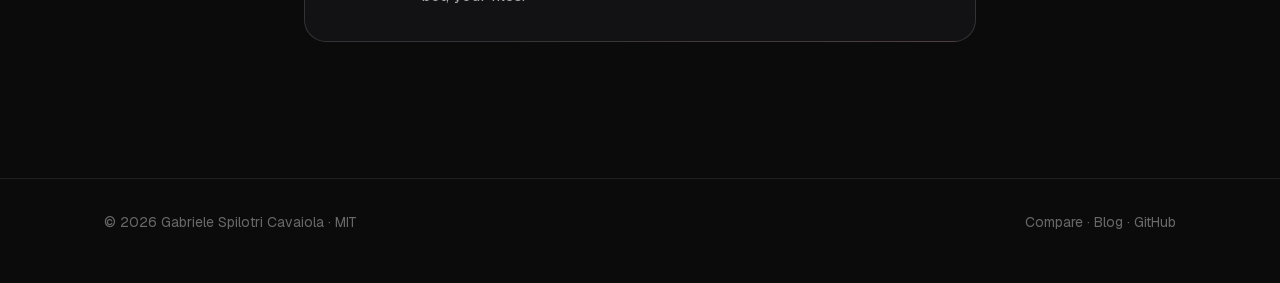
<file: docs/compare/biscotti/index.html>
<!doctype html>
<html lang="en">
<head>
<meta charset="utf-8">
<meta name="viewport" content="width=device-width, initial-scale=1">
<title>Overheard vs Biscotti: Private Meeting Recording on Mac</title>
<meta name="description" content="Compare two free, bot-free Mac meeting recorders on local AI, speaker identification, source licensing, Claude support and macOS requirements.">
<link rel="canonical" href="https://getoverheard.dev/compare/biscotti/">
<meta property="og:title" content="Overheard vs Biscotti: Private Meeting Recording on Mac">
<meta property="og:description" content="Compare two free, bot-free Mac meeting recorders on local AI, speaker identification, source licensing, Claude support and macOS requirements.">
<meta property="og:image" content="https://getoverheard.dev/assets/poster.jpg">
<meta name="theme-color" content="#0B0B0C">
<link rel="icon" href="../../assets/icon-tile.svg" type="image/svg+xml">
<link rel="stylesheet" href="../../blog/blog.css">
<script type="application/ld+json">{"@context":"https://schema.org","@type":"Article","headline":"Overheard vs Biscotti: two free, private meeting recorders for Mac","url":"https://getoverheard.dev/compare/biscotti/","datePublished":"2026-10-31","dateModified":"2026-10-31","image":"https://getoverheard.dev/assets/poster.jpg","author":{"@type":"Person","name":"Gabriele Spilotri Cavaiola","url":"https://github.com/anonbeat1"},"publisher":{"@type":"Organization","name":"Overheard","url":"https://getoverheard.dev/"}}</script>
</head>
<body>

<header class="nav">
  <a class="brand" href="../../"><img src="../../assets/icon-tile.svg" alt="">Overheard</a>
  <nav>
    <a href="../../blog/">Blog</a>
    <a href="../" aria-current="page">Compare</a>
    <a class="hide-s" href="https://github.com/anonbeat1/overheard">GitHub</a>
  </nav>
  <a class="dl" href="https://github.com/anonbeat1/overheard/releases/latest">Download</a>
</header>

<main class="wrap">
<article>
  <span class="eyebrow">Compare</span>
  <h1>Overheard vs Biscotti</h1>
  <p class="meta">Checked against Biscotti's GitHub repository on 31 October 2026</p>

  <p class="lead">Biscotti and Overheard are both free, native Mac apps that record your calls without a bot, keep the audio, and label speakers. Biscotti runs every step — transcription, speaker identification and summaries — with local models on your Mac. Overheard can transcribe locally too, but hands summaries and questions to Claude, and is built so Claude Code, Claude Desktop and Codex can work with your meetings.</p>

  <div class="verdict">
    <div><b>Pick Biscotti if…</b><p>nothing may ever leave your Mac, including summaries; you want speakers recognized by voice across meetings, calendar-aware prompts, and you have macOS 15 and 16 GB of RAM.</p></div>
    <div class="us"><b>Pick Overheard if…</b><p>you live in Claude Code, Claude Desktop or Codex, want an open-source MIT license, the option of cloud transcription for the best accuracy, or you're still on macOS 14.</p></div>
  </div>

  <h2>Side by side</h2>
  <div class="tbl"><table>
    <thead><tr><th></th><th class="us">Overheard</th><th>Biscotti</th></tr></thead>
    <tbody>
      <tr><th>Price</th><td class="us">Free</td><td>Free</td></tr>
      <tr><th>License</th><td class="us">MIT (open source)</td><td>PolyForm Perimeter 1.0.1 (source-available)</td></tr>
      <tr><th>Bot in the call</th><td class="us">No</td><td>No</td></tr>
      <tr><th>Transcription</th><td class="us">Cohere Transcribe on your Mac, or ElevenLabs with your own key</td><td>Whisper V3 Turbo on your Mac</td></tr>
      <tr><th>Speaker labels</th><td class="us">On-device diarization</td><td>Diarization plus voiceprints matched across past meetings and your calendar</td></tr>
      <tr><th>Summaries</th><td class="us">Claude Code or Codex subscription, or Apple Intelligence on-device</td><td>Gemma 4 running locally</td></tr>
      <tr><th>MCP for Claude</th><td class="us">Built in, plus actions (start recording, tick off tasks) and a Claude Code plugin</td><td>Yes, for Claude Desktop or LM Studio</td></tr>
      <tr><th>Starting a recording</th><td class="us">Automatic when Meet, Teams or Slack take the mic</td><td>Suggests recording from your calendar and active audio apps; stops when the call ends</td></tr>
      <tr><th>Where files live</th><td class="us">One folder per meeting in <code>~/Meetings</code>: Markdown and WAV</td><td>On your Mac</td></tr>
      <tr><th>Requirements</th><td class="us">Apple Silicon, macOS 14.2+ (15 for local transcription)</td><td>Apple Silicon, macOS 15+, 16 GB RAM recommended</td></tr>
    </tbody>
  </table></div>

  <h2>Where Biscotti is better</h2>
  <p><strong>Fully local, summaries included.</strong> Biscotti runs its language model on your Mac too, so it works offline end to end. Overheard's on-device path covers transcription; for summaries you choose Apple Intelligence or a Claude or Codex subscription.</p>
  <p><strong>Knows who's talking.</strong> Biscotti matches voiceprints against past meetings and uses calendar attendees to put real names on speakers. Overheard labels speakers per meeting; naming them is up to you.</p>
  <p><strong>Calendar and auto-stop.</strong> Biscotti reads your calendar to offer recording when a meeting starts, and stops when the call ends. It also supports custom vocabulary for names and jargon.</p>

  <h2>Where Overheard is better</h2>
  <p><strong>Built around Claude.</strong> Overheard's MCP server can also act — start or stop a recording, add a bookmark, tick off an action item — and the <a href="https://github.com/anonbeat1/overheard#claude-code-plugin">Claude Code plugin</a> adds <code>/overheard:recap</code>, <code>/overheard:followup</code> and <code>/overheard:todo</code>. Read <a href="../../blog/ask-claude-about-your-meetings/">how it works</a>.</p>
  <p><strong>Open source, MIT.</strong> Biscotti's source is public under the PolyForm Perimeter license, which limits using it to build a competing product. Overheard is MIT: fork it, change it, ship it.</p>
  <p><strong>Cloud when accuracy matters.</strong> For hard audio, accents or many languages, Overheard can send a meeting to ElevenLabs Scribe with your own key. Local stays the default if you want it.</p>
  <p><strong>Runs on more Macs.</strong> Recording works from macOS 14.2, with no RAM recommendation, because the heavy language model isn't on your machine.</p>

  <h2>Using both</h2>
  <p>Both just listen to your Mac's audio, so you can try them side by side on the same call and keep the one whose transcripts you prefer.</p>

  <p class="sources">Sources: <a href="https://github.com/scosman/Biscotti">scosman/Biscotti on GitHub</a> (README and license), opened on 31 October 2026. Overheard is not affiliated with Biscotti.</p>

  <div class="cta">
    <img src="../../assets/icon-tile.svg" alt="">
    <div>
      <h3>Try Overheard</h3>
      <p>Free and open source for Mac. No account, no bot, your files.</p>
    </div>
    <a class="dl" href="https://getoverheard.dev">Get Overheard</a>
  </div>
</article>
</main>

<footer>
  <div class="wrap">
    <span>© 2026 Gabriele Spilotri Cavaiola · MIT</span>
    <span><a href="../">Compare</a> · <a href="../../blog/">Blog</a> · <a href="https://github.com/anonbeat1/overheard">GitHub</a></span>
  </div>
</footer>
</body>
</html>
</file>
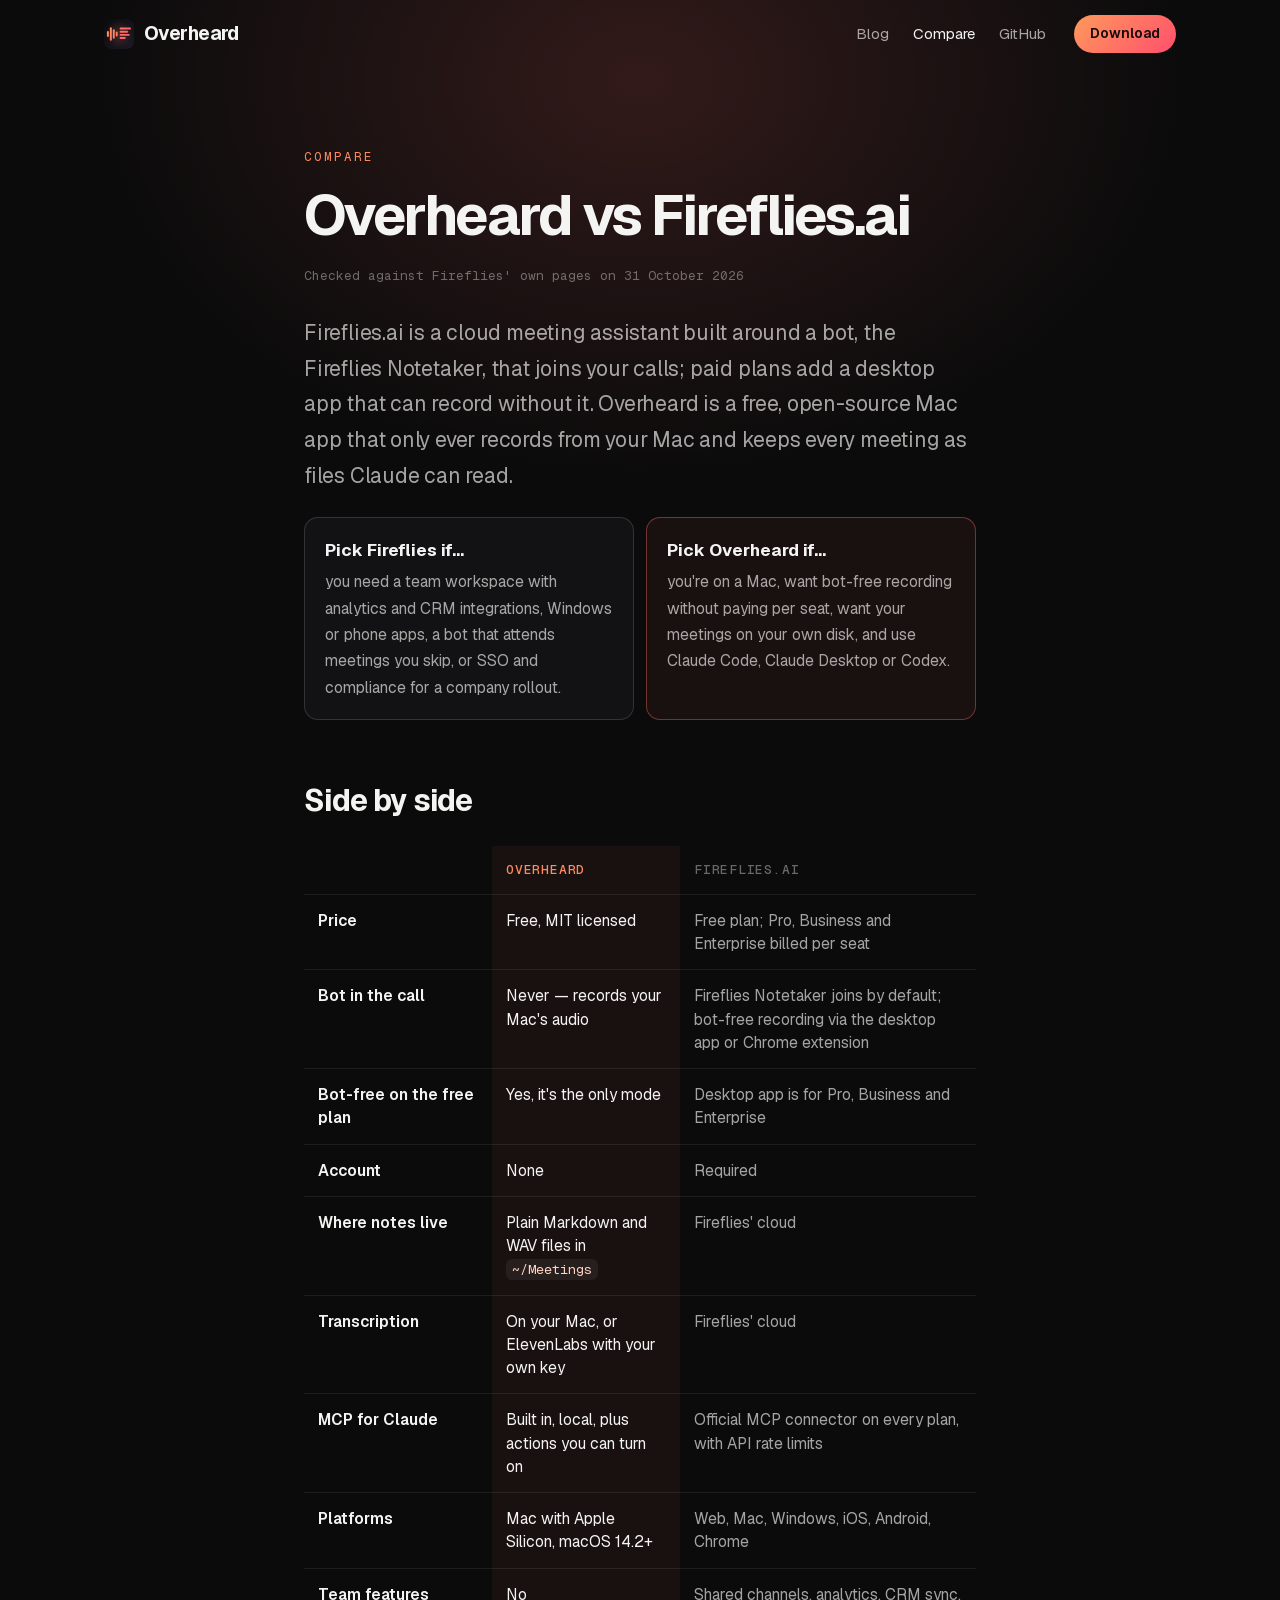
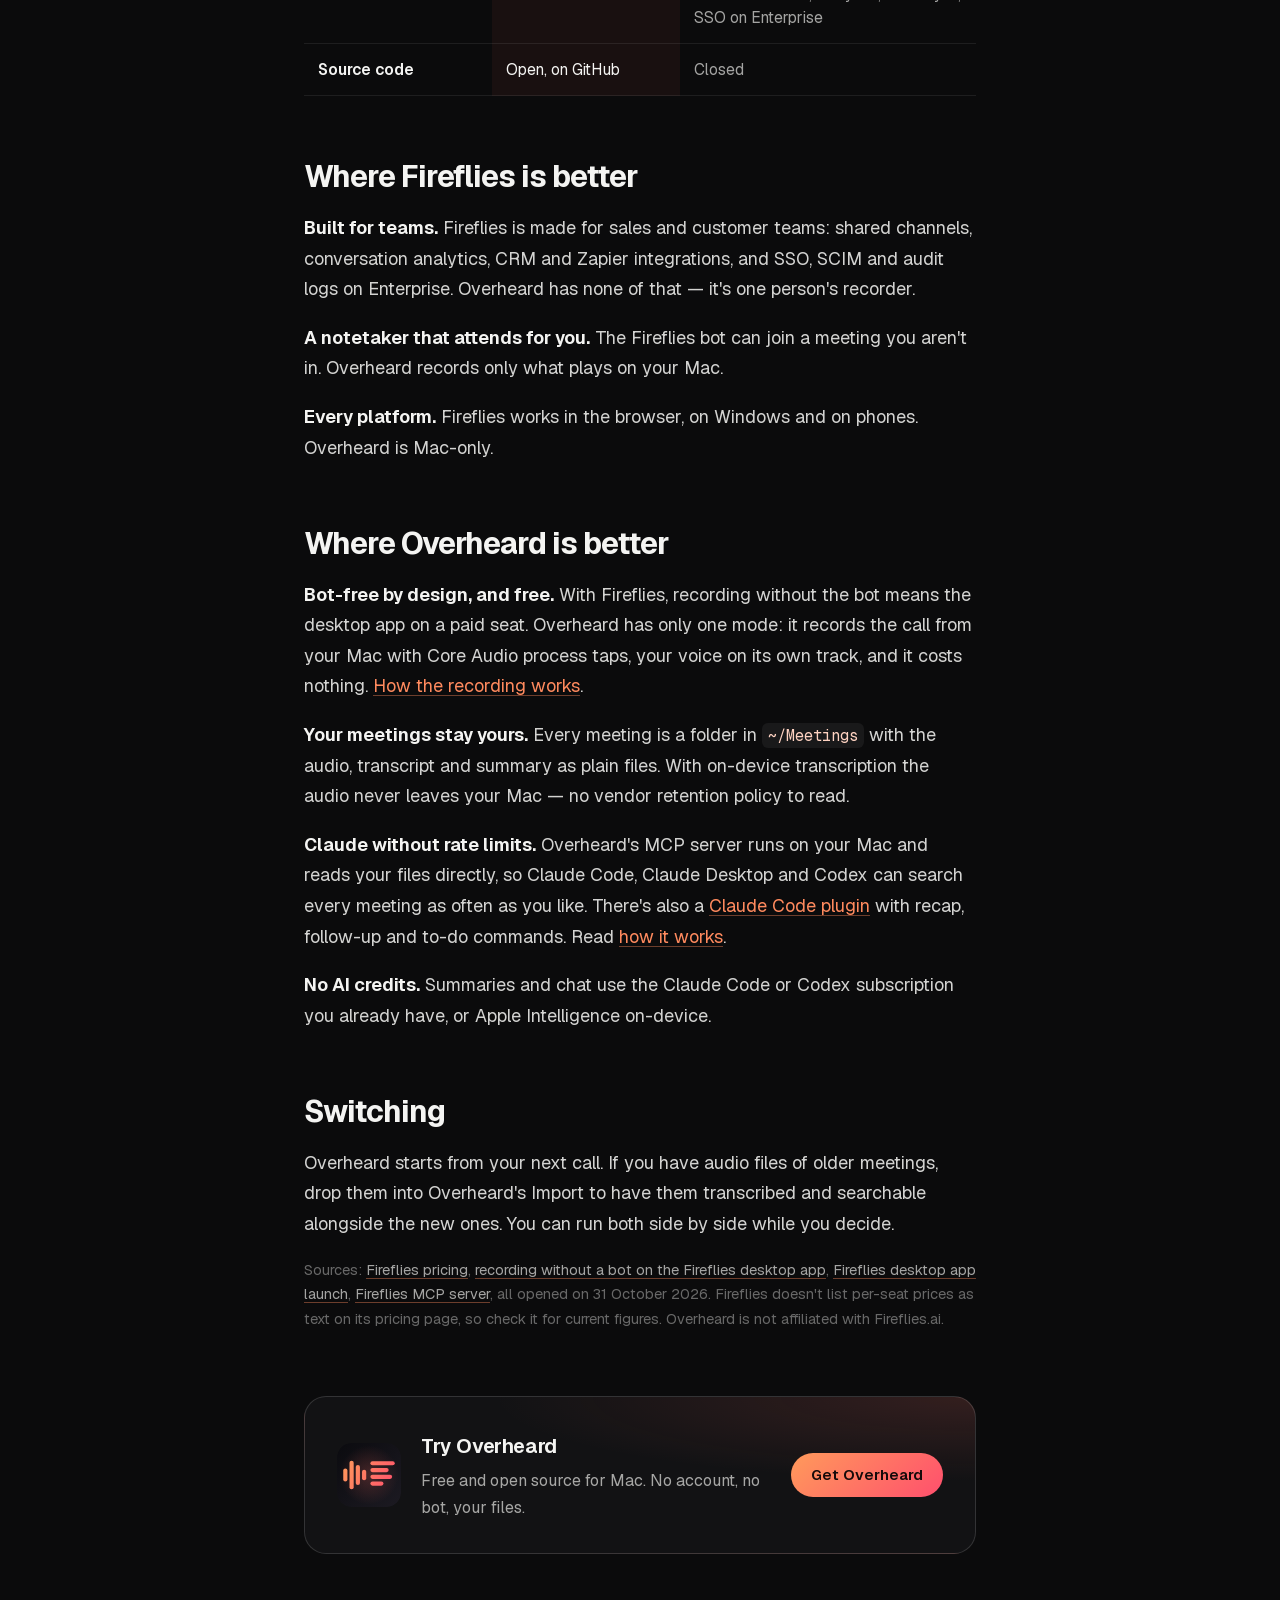
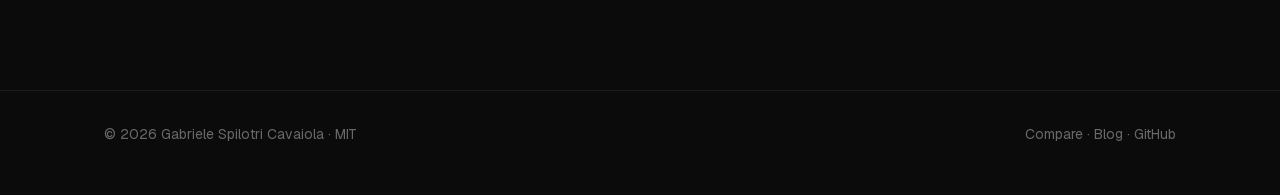
<file: docs/compare/fireflies/index.html>
<!doctype html>
<html lang="en">
<head>
<meta charset="utf-8">
<meta name="viewport" content="width=device-width, initial-scale=1">
<title>Overheard vs Fireflies.ai: Bot-Free Recording on Mac</title>
<meta name="description" content="Fireflies uses a meeting bot. Overheard records from your Mac. Check where each keeps your notes, what it costs and how it connects to Claude.">
<link rel="canonical" href="https://getoverheard.dev/compare/fireflies/">
<meta property="og:title" content="Overheard vs Fireflies.ai: Bot-Free Recording on Mac">
<meta property="og:description" content="Fireflies uses a meeting bot. Overheard records from your Mac. Check where each keeps your notes, what it costs and how it connects to Claude.">
<meta property="og:image" content="https://getoverheard.dev/assets/poster.jpg">
<meta name="theme-color" content="#0B0B0C">
<link rel="icon" href="../../assets/icon-tile.svg" type="image/svg+xml">
<link rel="stylesheet" href="../../blog/blog.css">
<script type="application/ld+json">{"@context":"https://schema.org","@type":"Article","headline":"Overheard vs Fireflies.ai: a free, bot-free Fireflies alternative for Mac","url":"https://getoverheard.dev/compare/fireflies/","datePublished":"2026-10-31","dateModified":"2026-10-31","image":"https://getoverheard.dev/assets/poster.jpg","author":{"@type":"Person","name":"Gabriele Spilotri Cavaiola","url":"https://github.com/anonbeat1"},"publisher":{"@type":"Organization","name":"Overheard","url":"https://getoverheard.dev/"}}</script>
</head>
<body>

<header class="nav">
  <a class="brand" href="../../"><img src="../../assets/icon-tile.svg" alt="">Overheard</a>
  <nav>
    <a href="../../blog/">Blog</a>
    <a href="../" aria-current="page">Compare</a>
    <a class="hide-s" href="https://github.com/anonbeat1/overheard">GitHub</a>
  </nav>
  <a class="dl" href="https://github.com/anonbeat1/overheard/releases/latest">Download</a>
</header>

<main class="wrap">
<article>
  <span class="eyebrow">Compare</span>
  <h1>Overheard vs Fireflies.ai</h1>
  <p class="meta">Checked against Fireflies' own pages on 31 October 2026</p>

  <p class="lead">Fireflies.ai is a cloud meeting assistant built around a bot, the Fireflies Notetaker, that joins your calls; paid plans add a desktop app that can record without it. Overheard is a free, open-source Mac app that only ever records from your Mac and keeps every meeting as files Claude can read.</p>

  <div class="verdict">
    <div><b>Pick Fireflies if…</b><p>you need a team workspace with analytics and CRM integrations, Windows or phone apps, a bot that attends meetings you skip, or SSO and compliance for a company rollout.</p></div>
    <div class="us"><b>Pick Overheard if…</b><p>you're on a Mac, want bot-free recording without paying per seat, want your meetings on your own disk, and use Claude Code, Claude Desktop or Codex.</p></div>
  </div>

  <h2>Side by side</h2>
  <div class="tbl"><table>
    <thead><tr><th></th><th class="us">Overheard</th><th>Fireflies.ai</th></tr></thead>
    <tbody>
      <tr><th>Price</th><td class="us">Free, MIT licensed</td><td>Free plan; Pro, Business and Enterprise billed per seat</td></tr>
      <tr><th>Bot in the call</th><td class="us">Never — records your Mac's audio</td><td>Fireflies Notetaker joins by default; bot-free recording via the desktop app or Chrome extension</td></tr>
      <tr><th>Bot-free on the free plan</th><td class="us">Yes, it's the only mode</td><td>Desktop app is for Pro, Business and Enterprise</td></tr>
      <tr><th>Account</th><td class="us">None</td><td>Required</td></tr>
      <tr><th>Where notes live</th><td class="us">Plain Markdown and WAV files in <code>~/Meetings</code></td><td>Fireflies' cloud</td></tr>
      <tr><th>Transcription</th><td class="us">On your Mac, or ElevenLabs with your own key</td><td>Fireflies' cloud</td></tr>
      <tr><th>MCP for Claude</th><td class="us">Built in, local, plus actions you can turn on</td><td>Official MCP connector on every plan, with API rate limits</td></tr>
      <tr><th>Platforms</th><td class="us">Mac with Apple Silicon, macOS 14.2+</td><td>Web, Mac, Windows, iOS, Android, Chrome</td></tr>
      <tr><th>Team features</th><td class="us">No</td><td>Shared channels, analytics, CRM sync, SSO on Enterprise</td></tr>
      <tr><th>Source code</th><td class="us">Open, on GitHub</td><td>Closed</td></tr>
    </tbody>
  </table></div>

  <h2>Where Fireflies is better</h2>
  <p><strong>Built for teams.</strong> Fireflies is made for sales and customer teams: shared channels, conversation analytics, CRM and Zapier integrations, and SSO, SCIM and audit logs on Enterprise. Overheard has none of that — it's one person's recorder.</p>
  <p><strong>A notetaker that attends for you.</strong> The Fireflies bot can join a meeting you aren't in. Overheard records only what plays on your Mac.</p>
  <p><strong>Every platform.</strong> Fireflies works in the browser, on Windows and on phones. Overheard is Mac-only.</p>

  <h2>Where Overheard is better</h2>
  <p><strong>Bot-free by design, and free.</strong> With Fireflies, recording without the bot means the desktop app on a paid seat. Overheard has only one mode: it records the call from your Mac with Core Audio process taps, your voice on its own track, and it costs nothing. <a href="../../blog/system-audio-without-a-virtual-driver/">How the recording works</a>.</p>
  <p><strong>Your meetings stay yours.</strong> Every meeting is a folder in <code>~/Meetings</code> with the audio, transcript and summary as plain files. With on-device transcription the audio never leaves your Mac — no vendor retention policy to read.</p>
  <p><strong>Claude without rate limits.</strong> Overheard's MCP server runs on your Mac and reads your files directly, so Claude Code, Claude Desktop and Codex can search every meeting as often as you like. There's also a <a href="https://github.com/anonbeat1/overheard#claude-code-plugin">Claude Code plugin</a> with recap, follow-up and to-do commands. Read <a href="../../blog/ask-claude-about-your-meetings/">how it works</a>.</p>
  <p><strong>No AI credits.</strong> Summaries and chat use the Claude Code or Codex subscription you already have, or Apple Intelligence on-device.</p>

  <h2>Switching</h2>
  <p>Overheard starts from your next call. If you have audio files of older meetings, drop them into Overheard's Import to have them transcribed and searchable alongside the new ones. You can run both side by side while you decide.</p>

  <p class="sources">Sources: <a href="https://fireflies.ai/pricing">Fireflies pricing</a>, <a href="https://guide.fireflies.ai/articles/6666374717-how-to-record-meetings-without-a-bot-on-the-fireflies-desktop-app">recording without a bot on the Fireflies desktop app</a>, <a href="https://fireflies.ai/blog/fireflies-launches-live-assist-and-desktop-app/">Fireflies desktop app launch</a>, <a href="https://fireflies.ai/blog/fireflies-mcp-server">Fireflies MCP server</a>, all opened on 31 October 2026. Fireflies doesn't list per-seat prices as text on its pricing page, so check it for current figures. Overheard is not affiliated with Fireflies.ai.</p>

  <div class="cta">
    <img src="../../assets/icon-tile.svg" alt="">
    <div>
      <h3>Try Overheard</h3>
      <p>Free and open source for Mac. No account, no bot, your files.</p>
    </div>
    <a class="dl" href="https://getoverheard.dev">Get Overheard</a>
  </div>
</article>
</main>

<footer>
  <div class="wrap">
    <span>© 2026 Gabriele Spilotri Cavaiola · MIT</span>
    <span><a href="../">Compare</a> · <a href="../../blog/">Blog</a> · <a href="https://github.com/anonbeat1/overheard">GitHub</a></span>
  </div>
</footer>
</body>
</html>
</file>
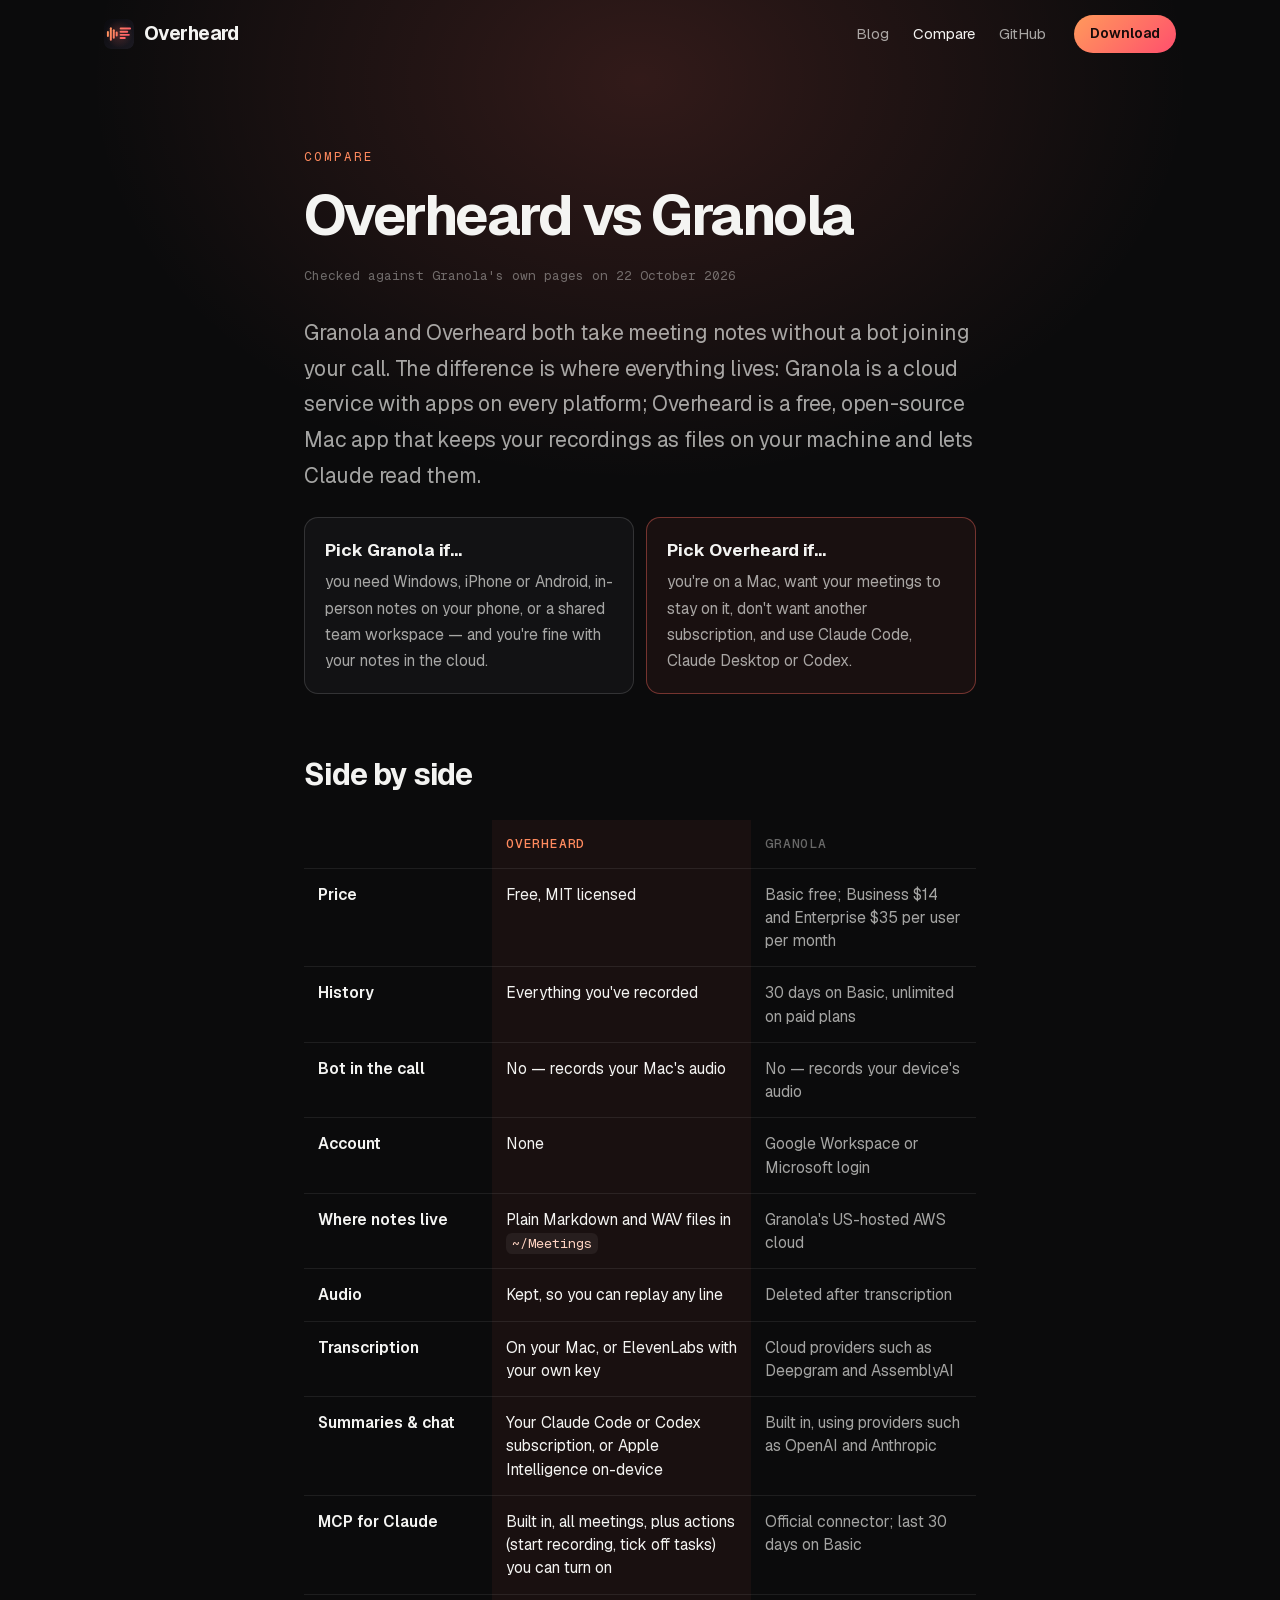
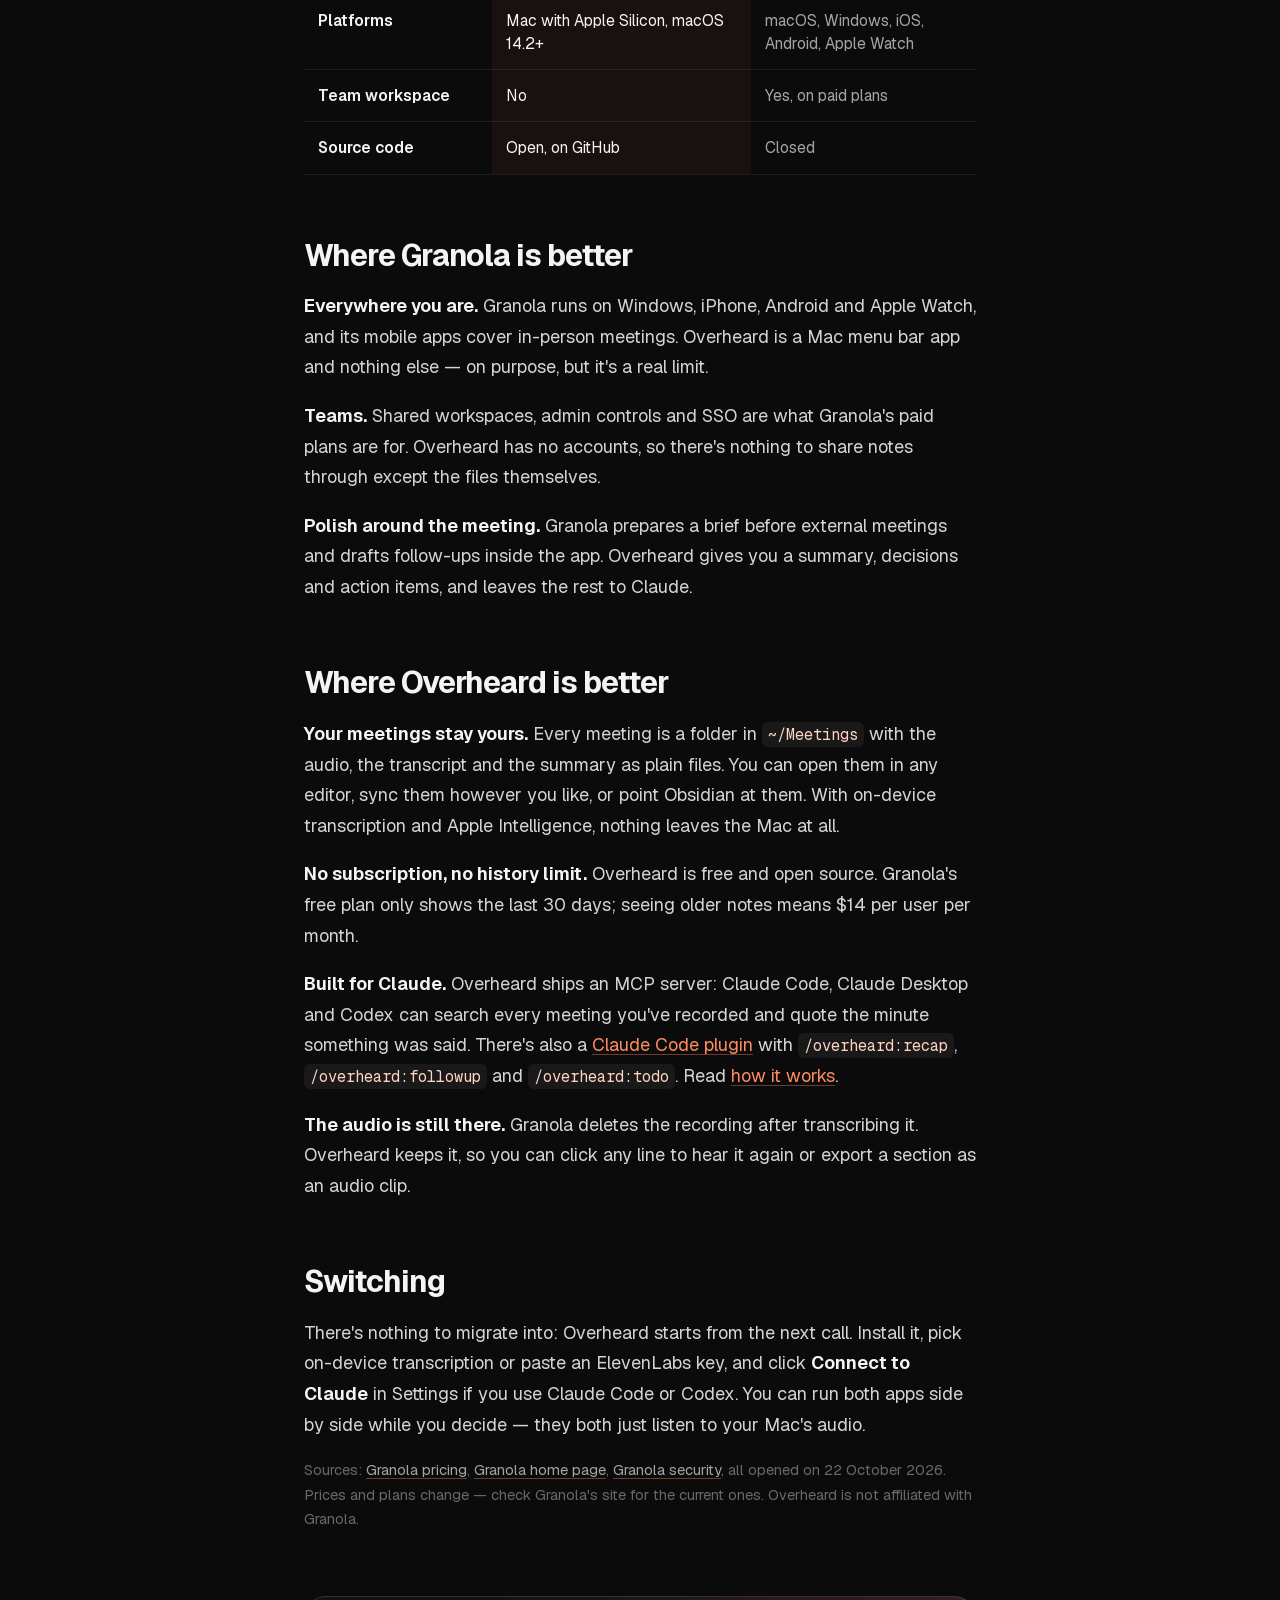
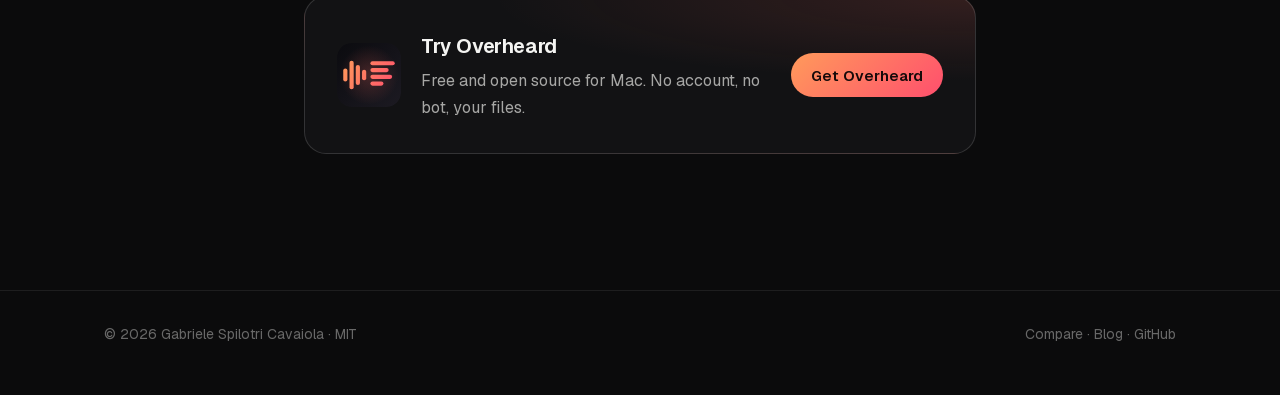
<file: docs/compare/granola/index.html>
<!doctype html>
<html lang="en">
<head>
<meta charset="utf-8">
<meta name="viewport" content="width=device-width, initial-scale=1">
<title>Overheard vs Granola: Local Meeting Notes for Mac</title>
<meta name="description" content="Granola and Overheard both take meeting notes on Mac. See where each stores transcripts, what you get for free and how to ask Claude about a call.">
<link rel="canonical" href="https://getoverheard.dev/compare/granola/">
<meta property="og:title" content="Overheard vs Granola: Local Meeting Notes for Mac">
<meta property="og:description" content="Granola and Overheard both take meeting notes on Mac. See where each stores transcripts, what you get for free and how to ask Claude about a call.">
<meta property="og:image" content="https://getoverheard.dev/assets/poster.jpg">
<meta name="theme-color" content="#0B0B0C">
<link rel="icon" href="../../assets/icon-tile.svg" type="image/svg+xml">
<link rel="stylesheet" href="../../blog/blog.css">
</head>
<body>

<header class="nav">
  <a class="brand" href="../../"><img src="../../assets/icon-tile.svg" alt="">Overheard</a>
  <nav>
    <a href="../../blog/">Blog</a>
    <a href="../" aria-current="page">Compare</a>
    <a class="hide-s" href="https://github.com/anonbeat1/overheard">GitHub</a>
  </nav>
  <a class="dl" href="https://github.com/anonbeat1/overheard/releases/latest">Download</a>
</header>

<main class="wrap">
<article>
  <span class="eyebrow">Compare</span>
  <h1>Overheard vs Granola</h1>
  <p class="meta">Checked against Granola's own pages on 22 October 2026</p>

  <p class="lead">Granola and Overheard both take meeting notes without a bot joining your call. The difference is where everything lives: Granola is a cloud service with apps on every platform; Overheard is a free, open-source Mac app that keeps your recordings as files on your machine and lets Claude read them.</p>

  <div class="verdict">
    <div><b>Pick Granola if…</b><p>you need Windows, iPhone or Android, in-person notes on your phone, or a shared team workspace — and you're fine with your notes in the cloud.</p></div>
    <div class="us"><b>Pick Overheard if…</b><p>you're on a Mac, want your meetings to stay on it, don't want another subscription, and use Claude Code, Claude Desktop or Codex.</p></div>
  </div>

  <h2>Side by side</h2>
  <div class="tbl"><table>
    <thead><tr><th></th><th class="us">Overheard</th><th>Granola</th></tr></thead>
    <tbody>
      <tr><th>Price</th><td class="us">Free, MIT licensed</td><td>Basic free; Business $14 and Enterprise $35 per user per month</td></tr>
      <tr><th>History</th><td class="us">Everything you've recorded</td><td>30 days on Basic, unlimited on paid plans</td></tr>
      <tr><th>Bot in the call</th><td class="us">No — records your Mac's audio</td><td>No — records your device's audio</td></tr>
      <tr><th>Account</th><td class="us">None</td><td>Google Workspace or Microsoft login</td></tr>
      <tr><th>Where notes live</th><td class="us">Plain Markdown and WAV files in <code>~/Meetings</code></td><td>Granola's US-hosted AWS cloud</td></tr>
      <tr><th>Audio</th><td class="us">Kept, so you can replay any line</td><td>Deleted after transcription</td></tr>
      <tr><th>Transcription</th><td class="us">On your Mac, or ElevenLabs with your own key</td><td>Cloud providers such as Deepgram and AssemblyAI</td></tr>
      <tr><th>Summaries &amp; chat</th><td class="us">Your Claude Code or Codex subscription, or Apple Intelligence on-device</td><td>Built in, using providers such as OpenAI and Anthropic</td></tr>
      <tr><th>MCP for Claude</th><td class="us">Built in, all meetings, plus actions (start recording, tick off tasks) you can turn on</td><td>Official connector; last 30 days on Basic</td></tr>
      <tr><th>Platforms</th><td class="us">Mac with Apple Silicon, macOS 14.2+</td><td>macOS, Windows, iOS, Android, Apple Watch</td></tr>
      <tr><th>Team workspace</th><td class="us">No</td><td>Yes, on paid plans</td></tr>
      <tr><th>Source code</th><td class="us">Open, on GitHub</td><td>Closed</td></tr>
    </tbody>
  </table></div>

  <h2>Where Granola is better</h2>
  <p><strong>Everywhere you are.</strong> Granola runs on Windows, iPhone, Android and Apple Watch, and its mobile apps cover in-person meetings. Overheard is a Mac menu bar app and nothing else — on purpose, but it's a real limit.</p>
  <p><strong>Teams.</strong> Shared workspaces, admin controls and SSO are what Granola's paid plans are for. Overheard has no accounts, so there's nothing to share notes through except the files themselves.</p>
  <p><strong>Polish around the meeting.</strong> Granola prepares a brief before external meetings and drafts follow-ups inside the app. Overheard gives you a summary, decisions and action items, and leaves the rest to Claude.</p>

  <h2>Where Overheard is better</h2>
  <p><strong>Your meetings stay yours.</strong> Every meeting is a folder in <code>~/Meetings</code> with the audio, the transcript and the summary as plain files. You can open them in any editor, sync them however you like, or point Obsidian at them. With on-device transcription and Apple Intelligence, nothing leaves the Mac at all.</p>
  <p><strong>No subscription, no history limit.</strong> Overheard is free and open source. Granola's free plan only shows the last 30 days; seeing older notes means $14 per user per month.</p>
  <p><strong>Built for Claude.</strong> Overheard ships an MCP server: Claude Code, Claude Desktop and Codex can search every meeting you've recorded and quote the minute something was said. There's also a <a href="https://github.com/anonbeat1/overheard#claude-code-plugin">Claude Code plugin</a> with <code>/overheard:recap</code>, <code>/overheard:followup</code> and <code>/overheard:todo</code>. Read <a href="../../blog/ask-claude-about-your-meetings/">how it works</a>.</p>
  <p><strong>The audio is still there.</strong> Granola deletes the recording after transcribing it. Overheard keeps it, so you can click any line to hear it again or export a section as an audio clip.</p>

  <h2>Switching</h2>
  <p>There's nothing to migrate into: Overheard starts from the next call. Install it, pick on-device transcription or paste an ElevenLabs key, and click <strong>Connect to Claude</strong> in Settings if you use Claude Code or Codex. You can run both apps side by side while you decide — they both just listen to your Mac's audio.</p>

  <p class="sources">Sources: <a href="https://www.granola.ai/pricing">Granola pricing</a>, <a href="https://www.granola.ai/">Granola home page</a>, <a href="https://www.granola.ai/security">Granola security</a>, all opened on 22 October 2026. Prices and plans change — check Granola's site for the current ones. Overheard is not affiliated with Granola.</p>

  <div class="cta">
    <img src="../../assets/icon-tile.svg" alt="">
    <div>
      <h3>Try Overheard</h3>
      <p>Free and open source for Mac. No account, no bot, your files.</p>
    </div>
    <a class="dl" href="https://getoverheard.dev">Get Overheard</a>
  </div>
</article>
</main>

<footer>
  <div class="wrap">
    <span>© 2026 Gabriele Spilotri Cavaiola · MIT</span>
    <span><a href="../">Compare</a> · <a href="../../blog/">Blog</a> · <a href="https://github.com/anonbeat1/overheard">GitHub</a></span>
  </div>
</footer>
</body>
</html>
</file>
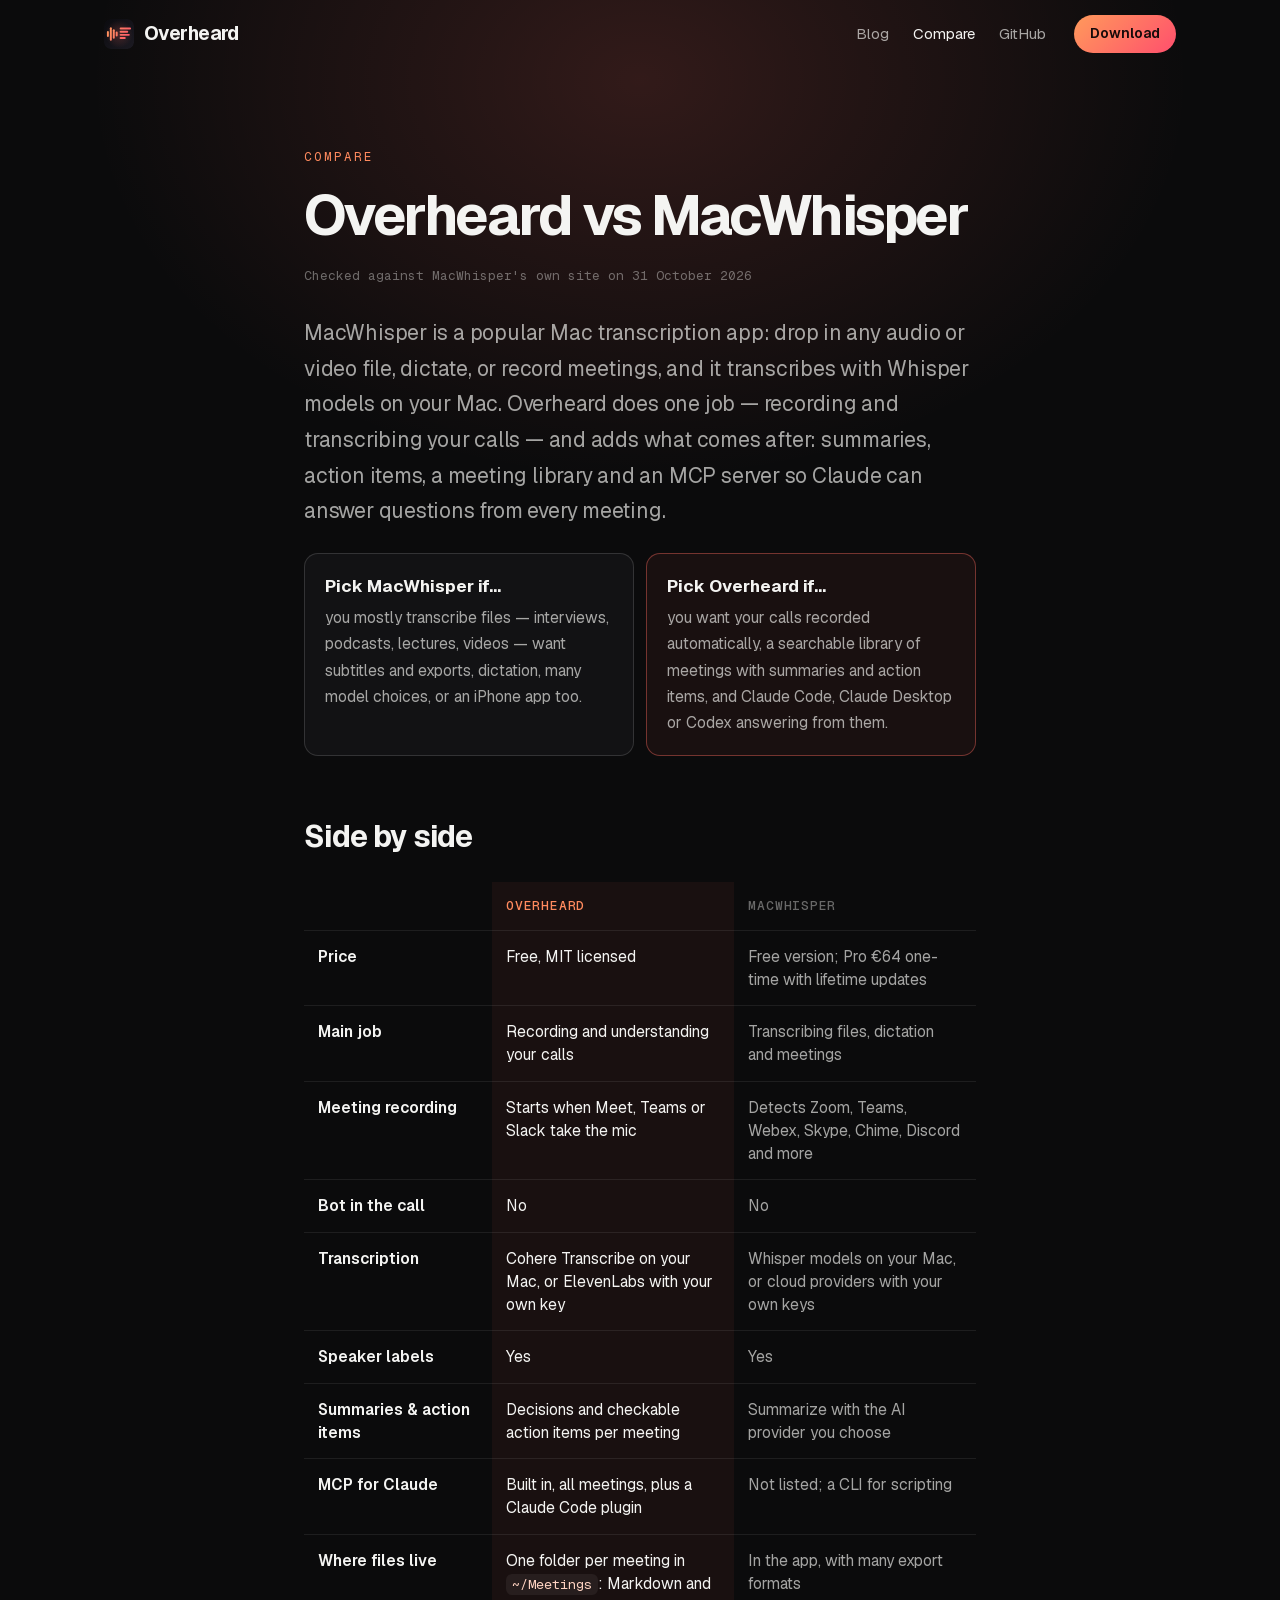
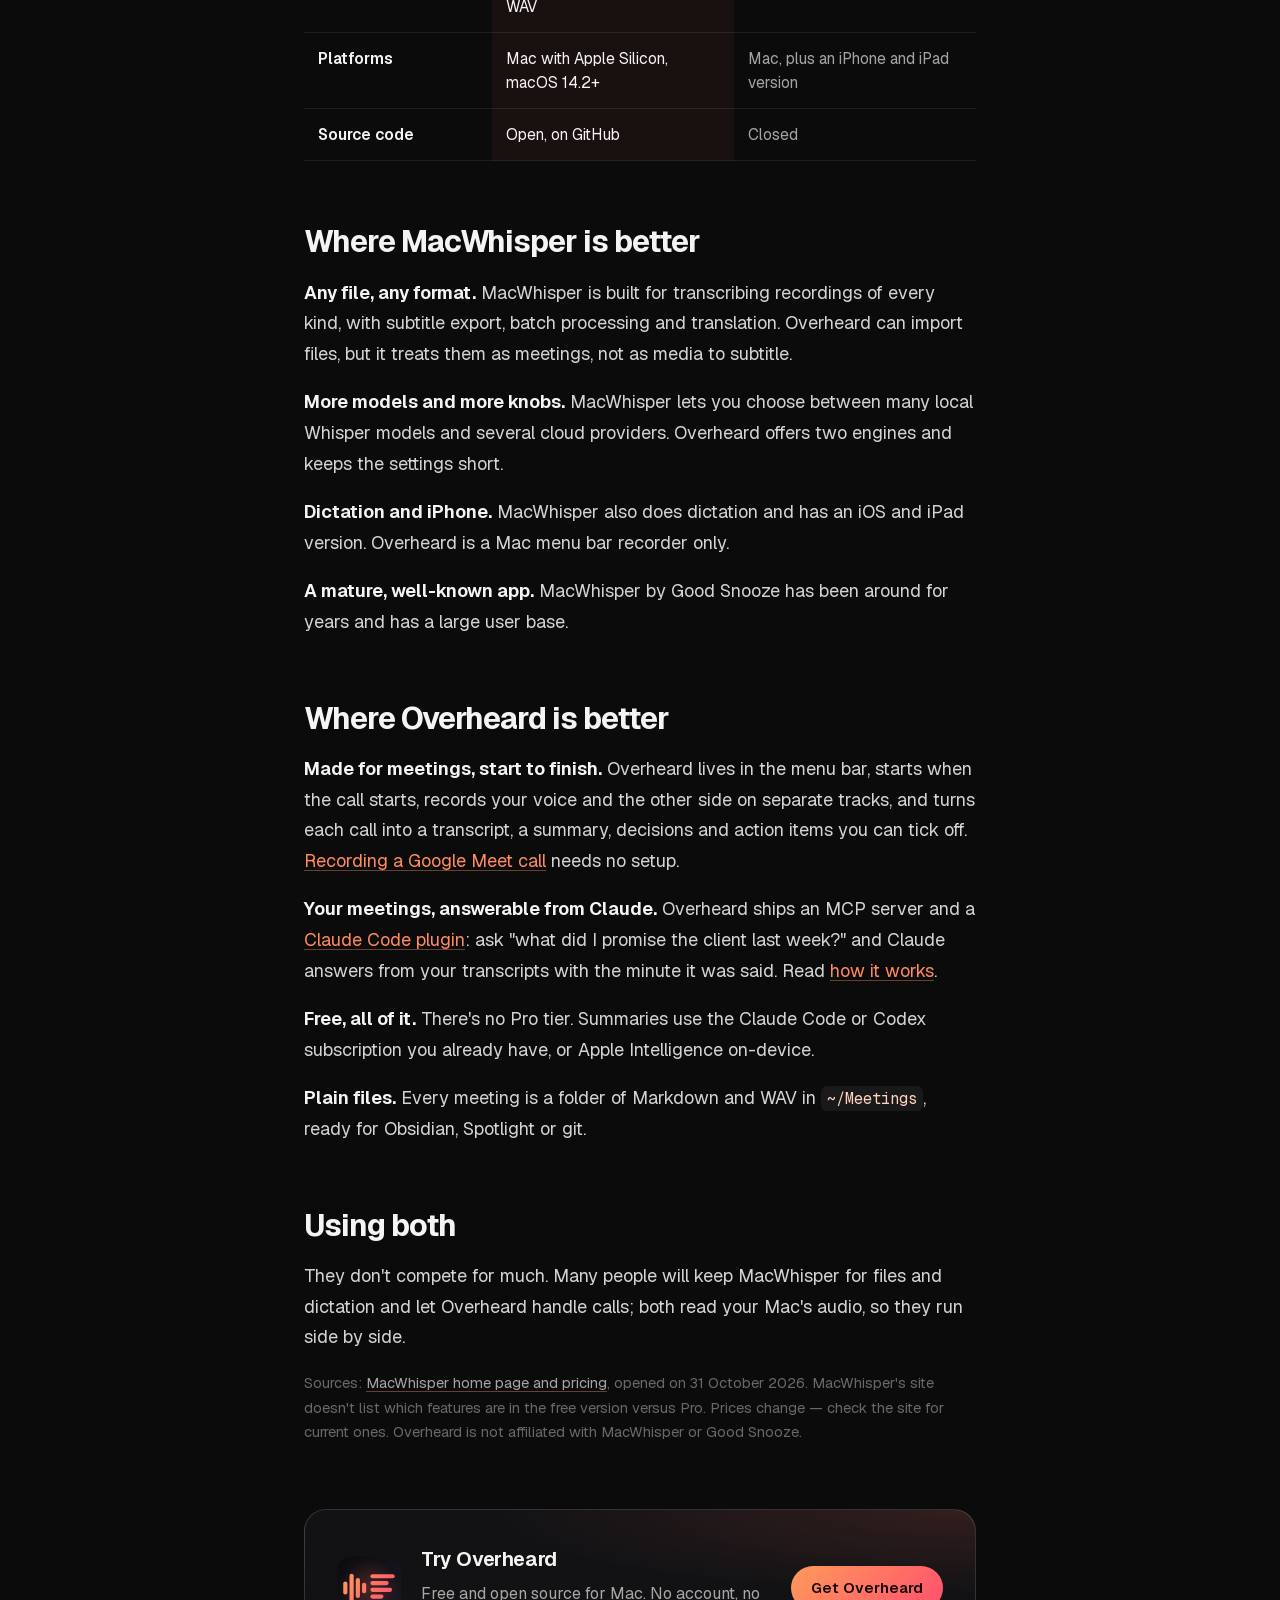
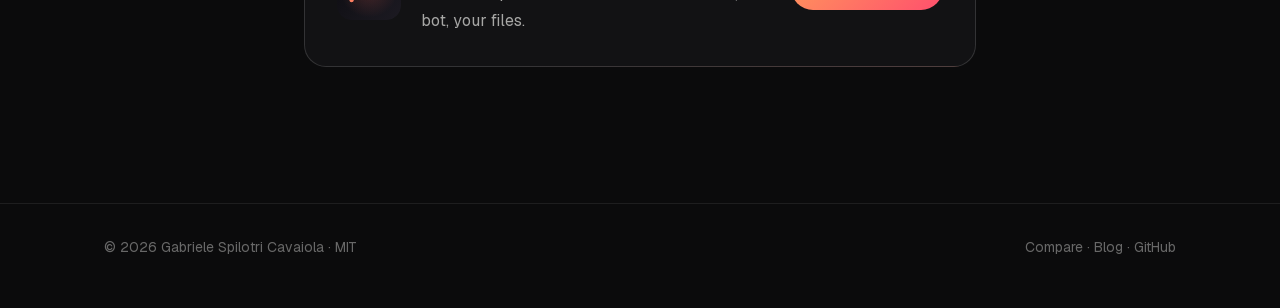
<file: docs/compare/macwhisper/index.html>
<!doctype html>
<html lang="en">
<head>
<meta charset="utf-8">
<meta name="viewport" content="width=device-width, initial-scale=1">
<title>Overheard vs MacWhisper: Recording and Transcription</title>
<meta name="description" content="MacWhisper transcribes files and handles dictation. Overheard records meetings from the Mac menu bar. Both can transcribe on your Mac.">
<link rel="canonical" href="https://getoverheard.dev/compare/macwhisper/">
<meta property="og:title" content="Overheard vs MacWhisper: Recording and Transcription">
<meta property="og:description" content="MacWhisper transcribes files and handles dictation. Overheard records meetings from the Mac menu bar. Both can transcribe on your Mac.">
<meta property="og:image" content="https://getoverheard.dev/assets/poster.jpg">
<meta name="theme-color" content="#0B0B0C">
<link rel="icon" href="../../assets/icon-tile.svg" type="image/svg+xml">
<link rel="stylesheet" href="../../blog/blog.css">
<script type="application/ld+json">{"@context":"https://schema.org","@type":"Article","headline":"Overheard vs MacWhisper: meeting recorder or transcription app?","url":"https://getoverheard.dev/compare/macwhisper/","datePublished":"2026-10-31","dateModified":"2026-10-31","image":"https://getoverheard.dev/assets/poster.jpg","author":{"@type":"Person","name":"Gabriele Spilotri Cavaiola","url":"https://github.com/anonbeat1"},"publisher":{"@type":"Organization","name":"Overheard","url":"https://getoverheard.dev/"}}</script>
</head>
<body>

<header class="nav">
  <a class="brand" href="../../"><img src="../../assets/icon-tile.svg" alt="">Overheard</a>
  <nav>
    <a href="../../blog/">Blog</a>
    <a href="../" aria-current="page">Compare</a>
    <a class="hide-s" href="https://github.com/anonbeat1/overheard">GitHub</a>
  </nav>
  <a class="dl" href="https://github.com/anonbeat1/overheard/releases/latest">Download</a>
</header>

<main class="wrap">
<article>
  <span class="eyebrow">Compare</span>
  <h1>Overheard vs MacWhisper</h1>
  <p class="meta">Checked against MacWhisper's own site on 31 October 2026</p>

  <p class="lead">MacWhisper is a popular Mac transcription app: drop in any audio or video file, dictate, or record meetings, and it transcribes with Whisper models on your Mac. Overheard does one job — recording and transcribing your calls — and adds what comes after: summaries, action items, a meeting library and an MCP server so Claude can answer questions from every meeting.</p>

  <div class="verdict">
    <div><b>Pick MacWhisper if…</b><p>you mostly transcribe files — interviews, podcasts, lectures, videos — want subtitles and exports, dictation, many model choices, or an iPhone app too.</p></div>
    <div class="us"><b>Pick Overheard if…</b><p>you want your calls recorded automatically, a searchable library of meetings with summaries and action items, and Claude Code, Claude Desktop or Codex answering from them.</p></div>
  </div>

  <h2>Side by side</h2>
  <div class="tbl"><table>
    <thead><tr><th></th><th class="us">Overheard</th><th>MacWhisper</th></tr></thead>
    <tbody>
      <tr><th>Price</th><td class="us">Free, MIT licensed</td><td>Free version; Pro €64 one-time with lifetime updates</td></tr>
      <tr><th>Main job</th><td class="us">Recording and understanding your calls</td><td>Transcribing files, dictation and meetings</td></tr>
      <tr><th>Meeting recording</th><td class="us">Starts when Meet, Teams or Slack take the mic</td><td>Detects Zoom, Teams, Webex, Skype, Chime, Discord and more</td></tr>
      <tr><th>Bot in the call</th><td class="us">No</td><td>No</td></tr>
      <tr><th>Transcription</th><td class="us">Cohere Transcribe on your Mac, or ElevenLabs with your own key</td><td>Whisper models on your Mac, or cloud providers with your own keys</td></tr>
      <tr><th>Speaker labels</th><td class="us">Yes</td><td>Yes</td></tr>
      <tr><th>Summaries &amp; action items</th><td class="us">Decisions and checkable action items per meeting</td><td>Summarize with the AI provider you choose</td></tr>
      <tr><th>MCP for Claude</th><td class="us">Built in, all meetings, plus a Claude Code plugin</td><td>Not listed; a CLI for scripting</td></tr>
      <tr><th>Where files live</th><td class="us">One folder per meeting in <code>~/Meetings</code>: Markdown and WAV</td><td>In the app, with many export formats</td></tr>
      <tr><th>Platforms</th><td class="us">Mac with Apple Silicon, macOS 14.2+</td><td>Mac, plus an iPhone and iPad version</td></tr>
      <tr><th>Source code</th><td class="us">Open, on GitHub</td><td>Closed</td></tr>
    </tbody>
  </table></div>

  <h2>Where MacWhisper is better</h2>
  <p><strong>Any file, any format.</strong> MacWhisper is built for transcribing recordings of every kind, with subtitle export, batch processing and translation. Overheard can import files, but it treats them as meetings, not as media to subtitle.</p>
  <p><strong>More models and more knobs.</strong> MacWhisper lets you choose between many local Whisper models and several cloud providers. Overheard offers two engines and keeps the settings short.</p>
  <p><strong>Dictation and iPhone.</strong> MacWhisper also does dictation and has an iOS and iPad version. Overheard is a Mac menu bar recorder only.</p>
  <p><strong>A mature, well-known app.</strong> MacWhisper by Good Snooze has been around for years and has a large user base.</p>

  <h2>Where Overheard is better</h2>
  <p><strong>Made for meetings, start to finish.</strong> Overheard lives in the menu bar, starts when the call starts, records your voice and the other side on separate tracks, and turns each call into a transcript, a summary, decisions and action items you can tick off. <a href="../../blog/record-google-meet-on-mac/">Recording a Google Meet call</a> needs no setup.</p>
  <p><strong>Your meetings, answerable from Claude.</strong> Overheard ships an MCP server and a <a href="https://github.com/anonbeat1/overheard#claude-code-plugin">Claude Code plugin</a>: ask "what did I promise the client last week?" and Claude answers from your transcripts with the minute it was said. Read <a href="../../blog/ask-claude-about-your-meetings/">how it works</a>.</p>
  <p><strong>Free, all of it.</strong> There's no Pro tier. Summaries use the Claude Code or Codex subscription you already have, or Apple Intelligence on-device.</p>
  <p><strong>Plain files.</strong> Every meeting is a folder of Markdown and WAV in <code>~/Meetings</code>, ready for Obsidian, Spotlight or git.</p>

  <h2>Using both</h2>
  <p>They don't compete for much. Many people will keep MacWhisper for files and dictation and let Overheard handle calls; both read your Mac's audio, so they run side by side.</p>

  <p class="sources">Sources: <a href="https://macwhisper.com">MacWhisper home page and pricing</a>, opened on 31 October 2026. MacWhisper's site doesn't list which features are in the free version versus Pro. Prices change — check the site for current ones. Overheard is not affiliated with MacWhisper or Good Snooze.</p>

  <div class="cta">
    <img src="../../assets/icon-tile.svg" alt="">
    <div>
      <h3>Try Overheard</h3>
      <p>Free and open source for Mac. No account, no bot, your files.</p>
    </div>
    <a class="dl" href="https://getoverheard.dev">Get Overheard</a>
  </div>
</article>
</main>

<footer>
  <div class="wrap">
    <span>© 2026 Gabriele Spilotri Cavaiola · MIT</span>
    <span><a href="../">Compare</a> · <a href="../../blog/">Blog</a> · <a href="https://github.com/anonbeat1/overheard">GitHub</a></span>
  </div>
</footer>
</body>
</html>
</file>
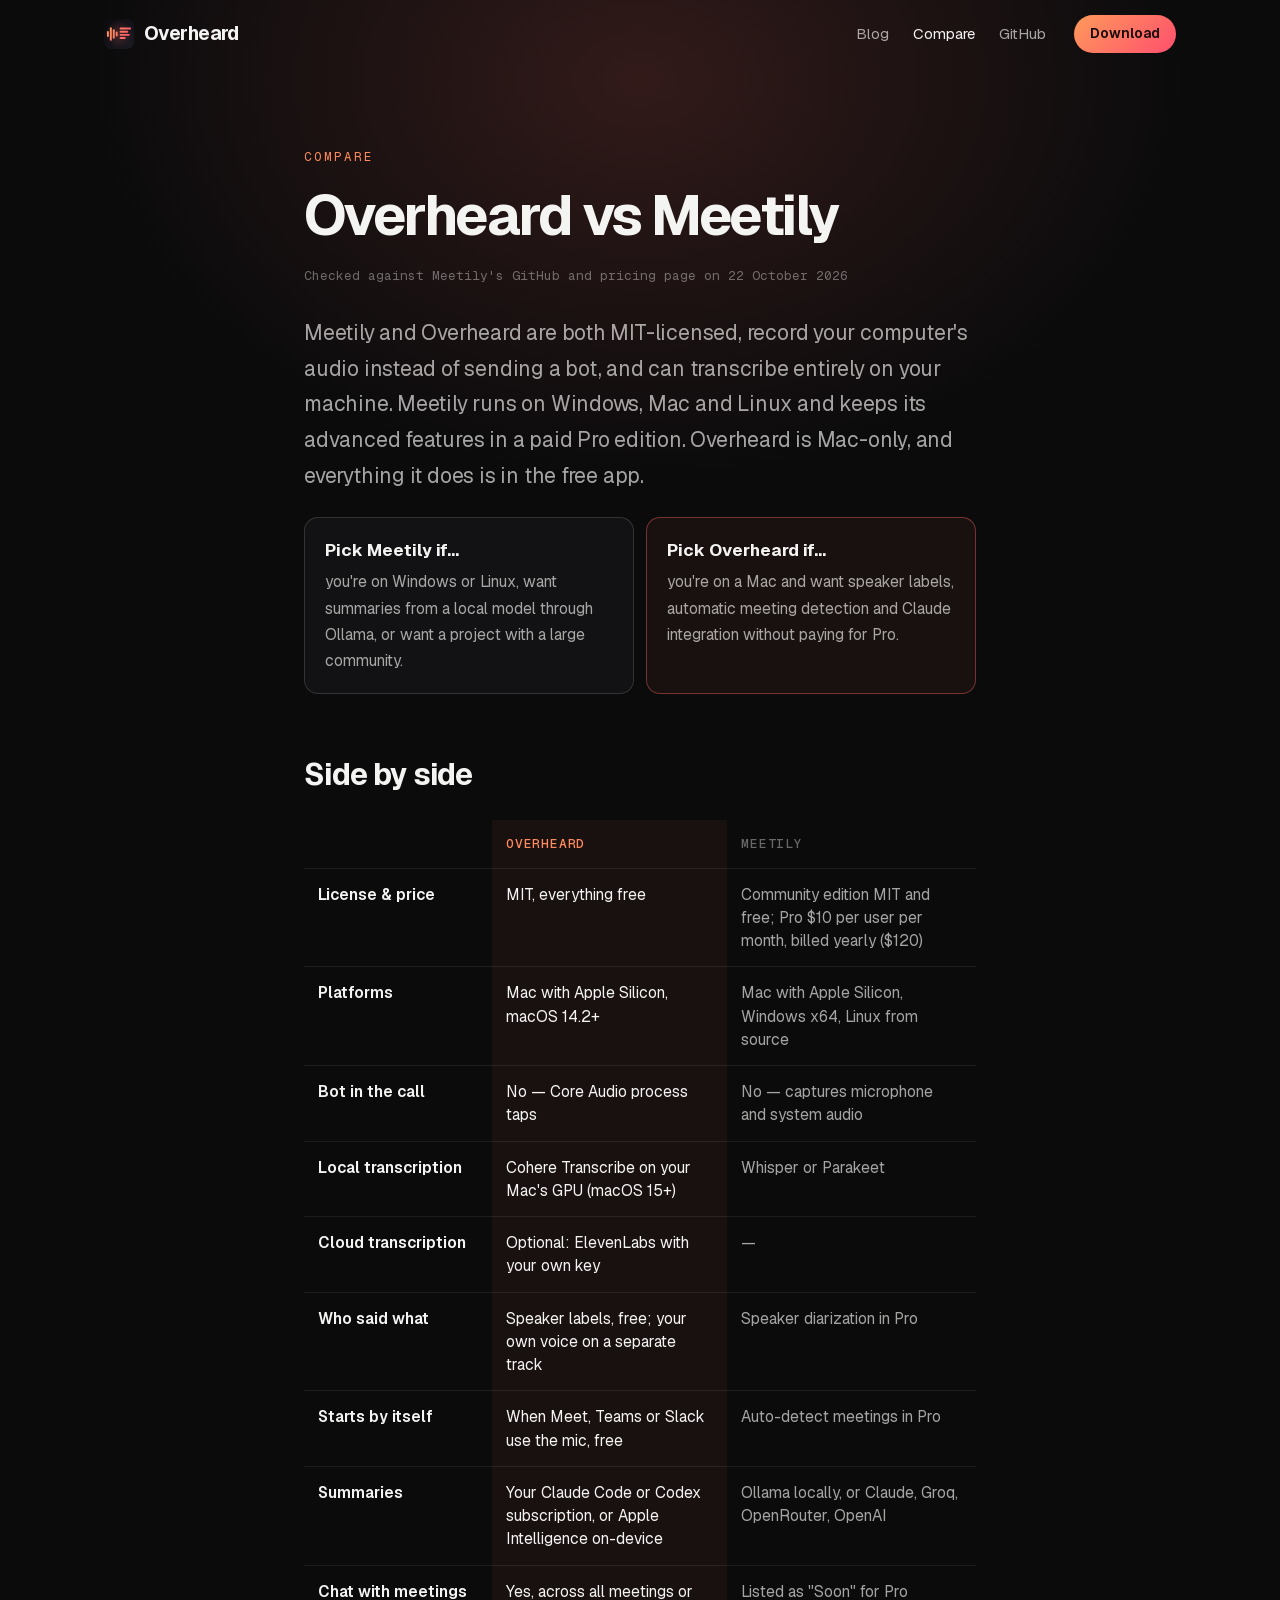
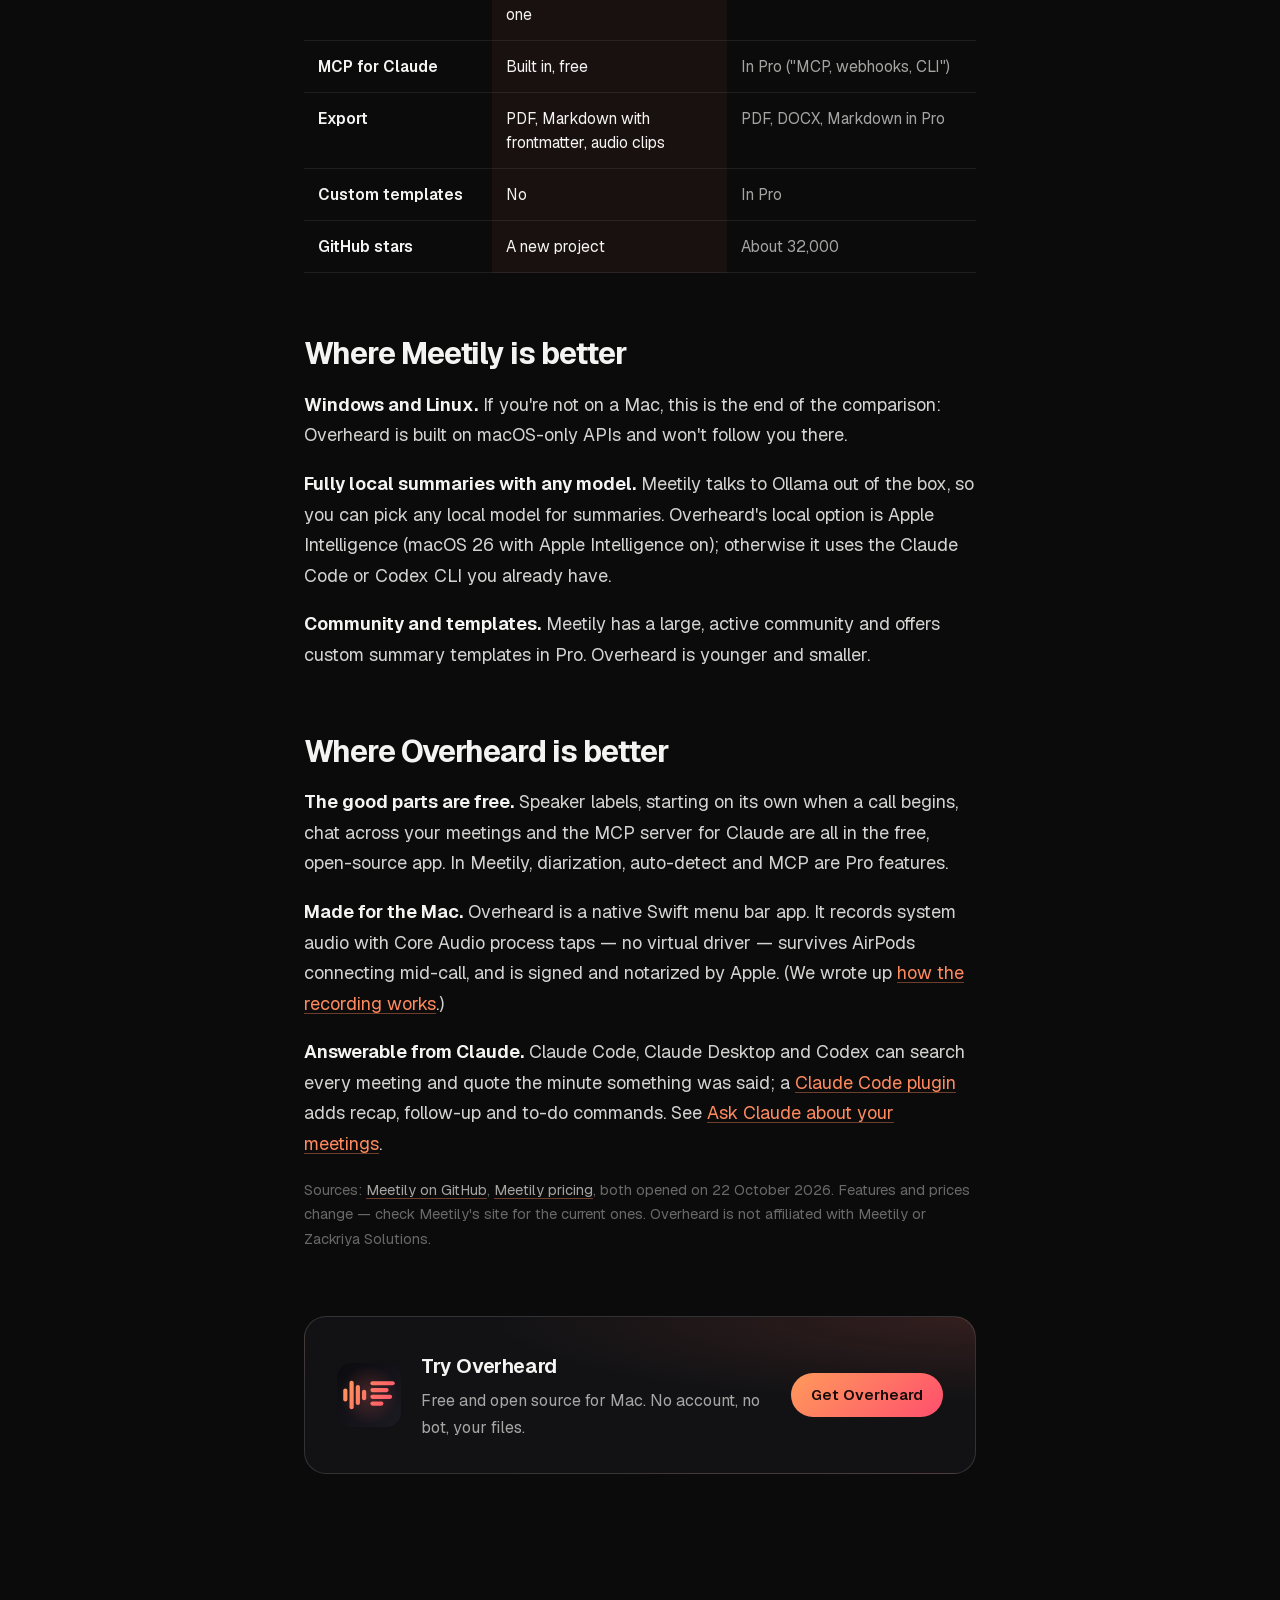
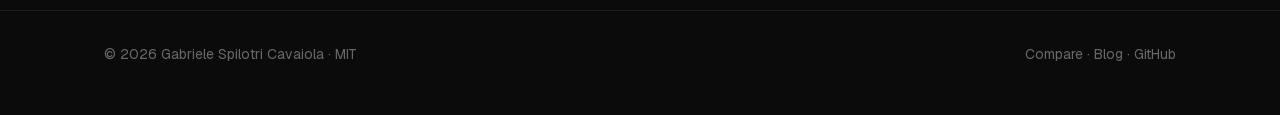
<file: docs/compare/meetily/index.html>
<!doctype html>
<html lang="en">
<head>
<meta charset="utf-8">
<meta name="viewport" content="width=device-width, initial-scale=1">
<title>Overheard vs Meetily: Open-Source Meeting Recorders</title>
<meta name="description" content="Compare two open-source, bot-free meeting recorders on supported platforms, automatic detection, speaker labels, Claude access and free features.">
<link rel="canonical" href="https://getoverheard.dev/compare/meetily/">
<meta property="og:title" content="Overheard vs Meetily: Open-Source Meeting Recorders">
<meta property="og:description" content="Compare two open-source, bot-free meeting recorders on supported platforms, automatic detection, speaker labels, Claude access and free features.">
<meta property="og:image" content="https://getoverheard.dev/assets/poster.jpg">
<meta name="theme-color" content="#0B0B0C">
<link rel="icon" href="../../assets/icon-tile.svg" type="image/svg+xml">
<link rel="stylesheet" href="../../blog/blog.css">
</head>
<body>

<header class="nav">
  <a class="brand" href="../../"><img src="../../assets/icon-tile.svg" alt="">Overheard</a>
  <nav>
    <a href="../../blog/">Blog</a>
    <a href="../" aria-current="page">Compare</a>
    <a class="hide-s" href="https://github.com/anonbeat1/overheard">GitHub</a>
  </nav>
  <a class="dl" href="https://github.com/anonbeat1/overheard/releases/latest">Download</a>
</header>

<main class="wrap">
<article>
  <span class="eyebrow">Compare</span>
  <h1>Overheard vs Meetily</h1>
  <p class="meta">Checked against Meetily's GitHub and pricing page on 22 October 2026</p>

  <p class="lead">Meetily and Overheard are both MIT-licensed, record your computer's audio instead of sending a bot, and can transcribe entirely on your machine. Meetily runs on Windows, Mac and Linux and keeps its advanced features in a paid Pro edition. Overheard is Mac-only, and everything it does is in the free app.</p>

  <div class="verdict">
    <div><b>Pick Meetily if…</b><p>you're on Windows or Linux, want summaries from a local model through Ollama, or want a project with a large community.</p></div>
    <div class="us"><b>Pick Overheard if…</b><p>you're on a Mac and want speaker labels, automatic meeting detection and Claude integration without paying for Pro.</p></div>
  </div>

  <h2>Side by side</h2>
  <div class="tbl"><table>
    <thead><tr><th></th><th class="us">Overheard</th><th>Meetily</th></tr></thead>
    <tbody>
      <tr><th>License &amp; price</th><td class="us">MIT, everything free</td><td>Community edition MIT and free; Pro $10 per user per month, billed yearly ($120)</td></tr>
      <tr><th>Platforms</th><td class="us">Mac with Apple Silicon, macOS 14.2+</td><td>Mac with Apple Silicon, Windows x64, Linux from source</td></tr>
      <tr><th>Bot in the call</th><td class="us">No — Core Audio process taps</td><td>No — captures microphone and system audio</td></tr>
      <tr><th>Local transcription</th><td class="us">Cohere Transcribe on your Mac's GPU (macOS 15+)</td><td>Whisper or Parakeet</td></tr>
      <tr><th>Cloud transcription</th><td class="us">Optional: ElevenLabs with your own key</td><td>—</td></tr>
      <tr><th>Who said what</th><td class="us">Speaker labels, free; your own voice on a separate track</td><td>Speaker diarization in Pro</td></tr>
      <tr><th>Starts by itself</th><td class="us">When Meet, Teams or Slack use the mic, free</td><td>Auto-detect meetings in Pro</td></tr>
      <tr><th>Summaries</th><td class="us">Your Claude Code or Codex subscription, or Apple Intelligence on-device</td><td>Ollama locally, or Claude, Groq, OpenRouter, OpenAI</td></tr>
      <tr><th>Chat with meetings</th><td class="us">Yes, across all meetings or one</td><td>Listed as "Soon" for Pro</td></tr>
      <tr><th>MCP for Claude</th><td class="us">Built in, free</td><td>In Pro ("MCP, webhooks, CLI")</td></tr>
      <tr><th>Export</th><td class="us">PDF, Markdown with frontmatter, audio clips</td><td>PDF, DOCX, Markdown in Pro</td></tr>
      <tr><th>Custom templates</th><td class="us">No</td><td>In Pro</td></tr>
      <tr><th>GitHub stars</th><td class="us">A new project</td><td>About 32,000</td></tr>
    </tbody>
  </table></div>

  <h2>Where Meetily is better</h2>
  <p><strong>Windows and Linux.</strong> If you're not on a Mac, this is the end of the comparison: Overheard is built on macOS-only APIs and won't follow you there.</p>
  <p><strong>Fully local summaries with any model.</strong> Meetily talks to Ollama out of the box, so you can pick any local model for summaries. Overheard's local option is Apple Intelligence (macOS 26 with Apple Intelligence on); otherwise it uses the Claude Code or Codex CLI you already have.</p>
  <p><strong>Community and templates.</strong> Meetily has a large, active community and offers custom summary templates in Pro. Overheard is younger and smaller.</p>

  <h2>Where Overheard is better</h2>
  <p><strong>The good parts are free.</strong> Speaker labels, starting on its own when a call begins, chat across your meetings and the MCP server for Claude are all in the free, open-source app. In Meetily, diarization, auto-detect and MCP are Pro features.</p>
  <p><strong>Made for the Mac.</strong> Overheard is a native Swift menu bar app. It records system audio with Core Audio process taps — no virtual driver — survives AirPods connecting mid-call, and is signed and notarized by Apple. (We wrote up <a href="../../blog/system-audio-without-a-virtual-driver/">how the recording works</a>.)</p>
  <p><strong>Answerable from Claude.</strong> Claude Code, Claude Desktop and Codex can search every meeting and quote the minute something was said; a <a href="https://github.com/anonbeat1/overheard#claude-code-plugin">Claude Code plugin</a> adds recap, follow-up and to-do commands. See <a href="../../blog/ask-claude-about-your-meetings/">Ask Claude about your meetings</a>.</p>

  <p class="sources">Sources: <a href="https://github.com/Zackriya-Solutions/meetily">Meetily on GitHub</a>, <a href="https://meetily.ai/pricing">Meetily pricing</a>, both opened on 22 October 2026. Features and prices change — check Meetily's site for the current ones. Overheard is not affiliated with Meetily or Zackriya Solutions.</p>

  <div class="cta">
    <img src="../../assets/icon-tile.svg" alt="">
    <div>
      <h3>Try Overheard</h3>
      <p>Free and open source for Mac. No account, no bot, your files.</p>
    </div>
    <a class="dl" href="https://getoverheard.dev">Get Overheard</a>
  </div>
</article>
</main>

<footer>
  <div class="wrap">
    <span>© 2026 Gabriele Spilotri Cavaiola · MIT</span>
    <span><a href="../">Compare</a> · <a href="../../blog/">Blog</a> · <a href="https://github.com/anonbeat1/overheard">GitHub</a></span>
  </div>
</footer>
</body>
</html>
</file>
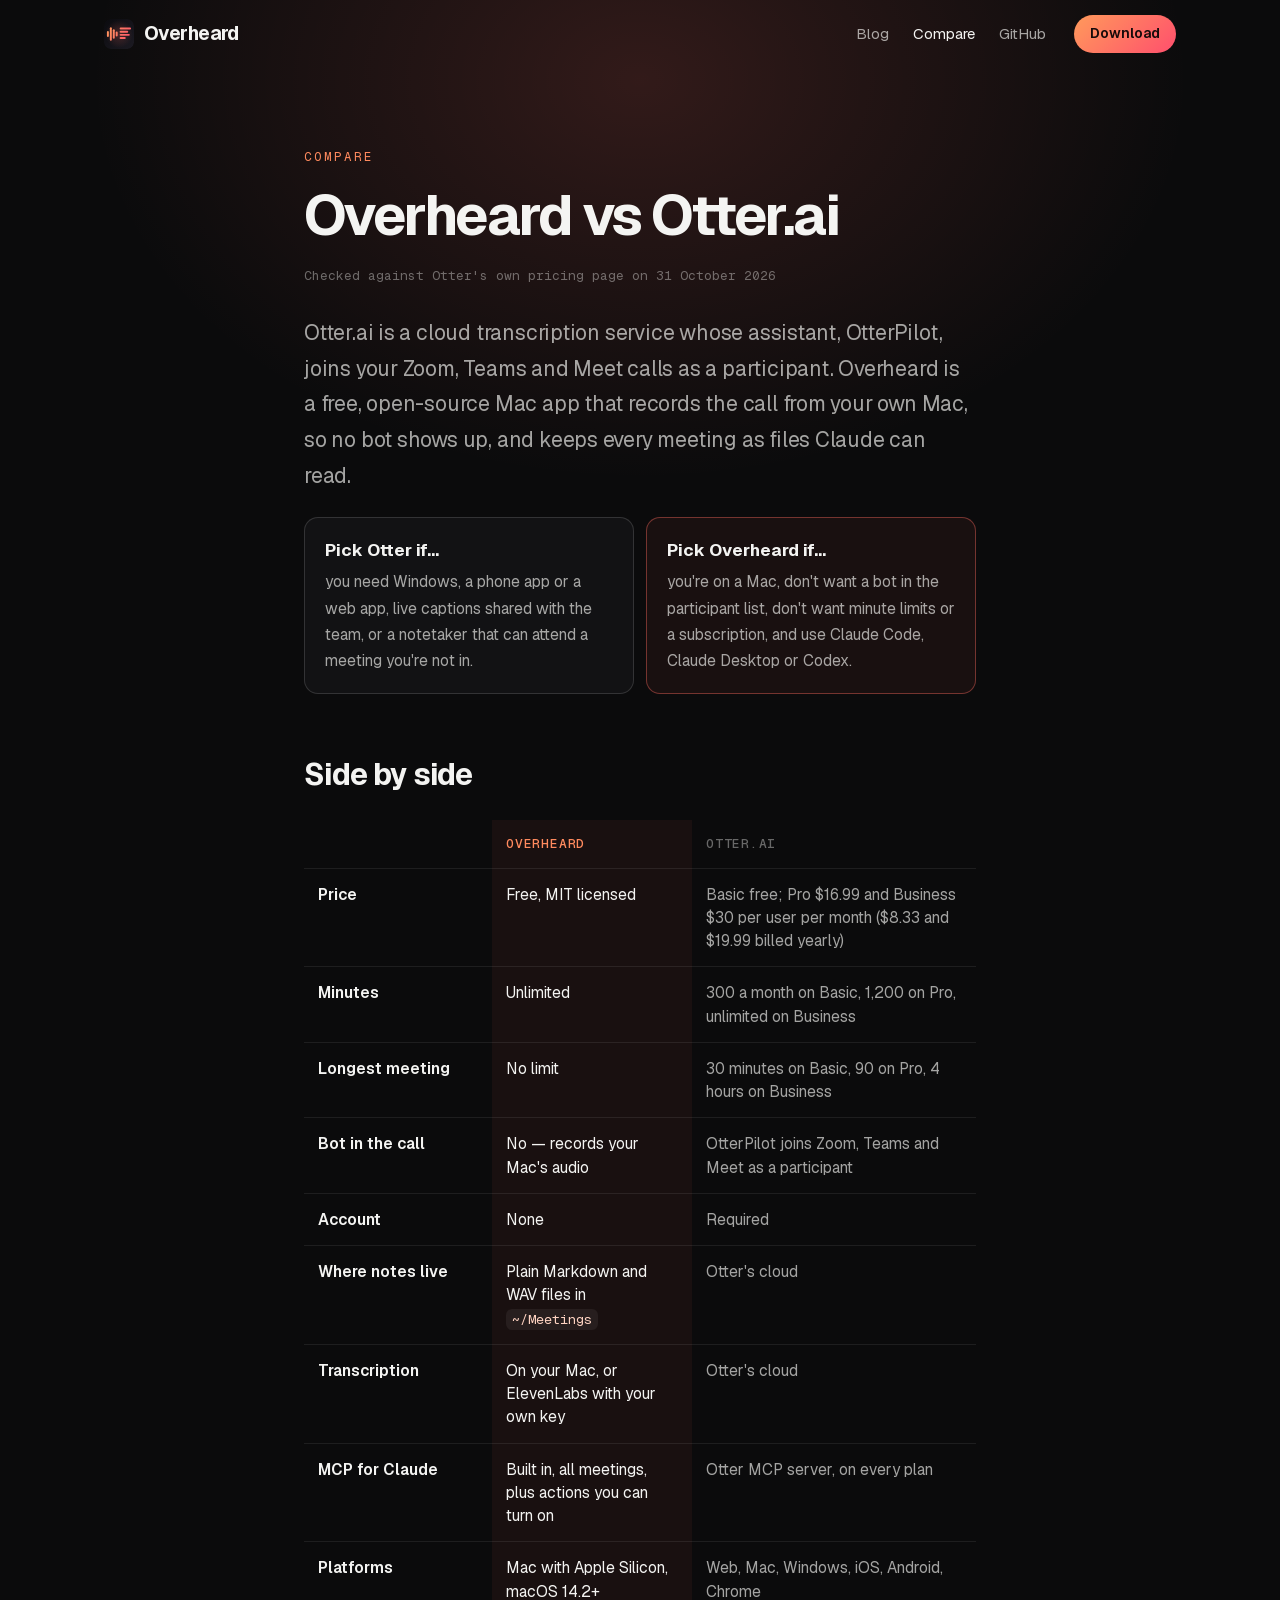
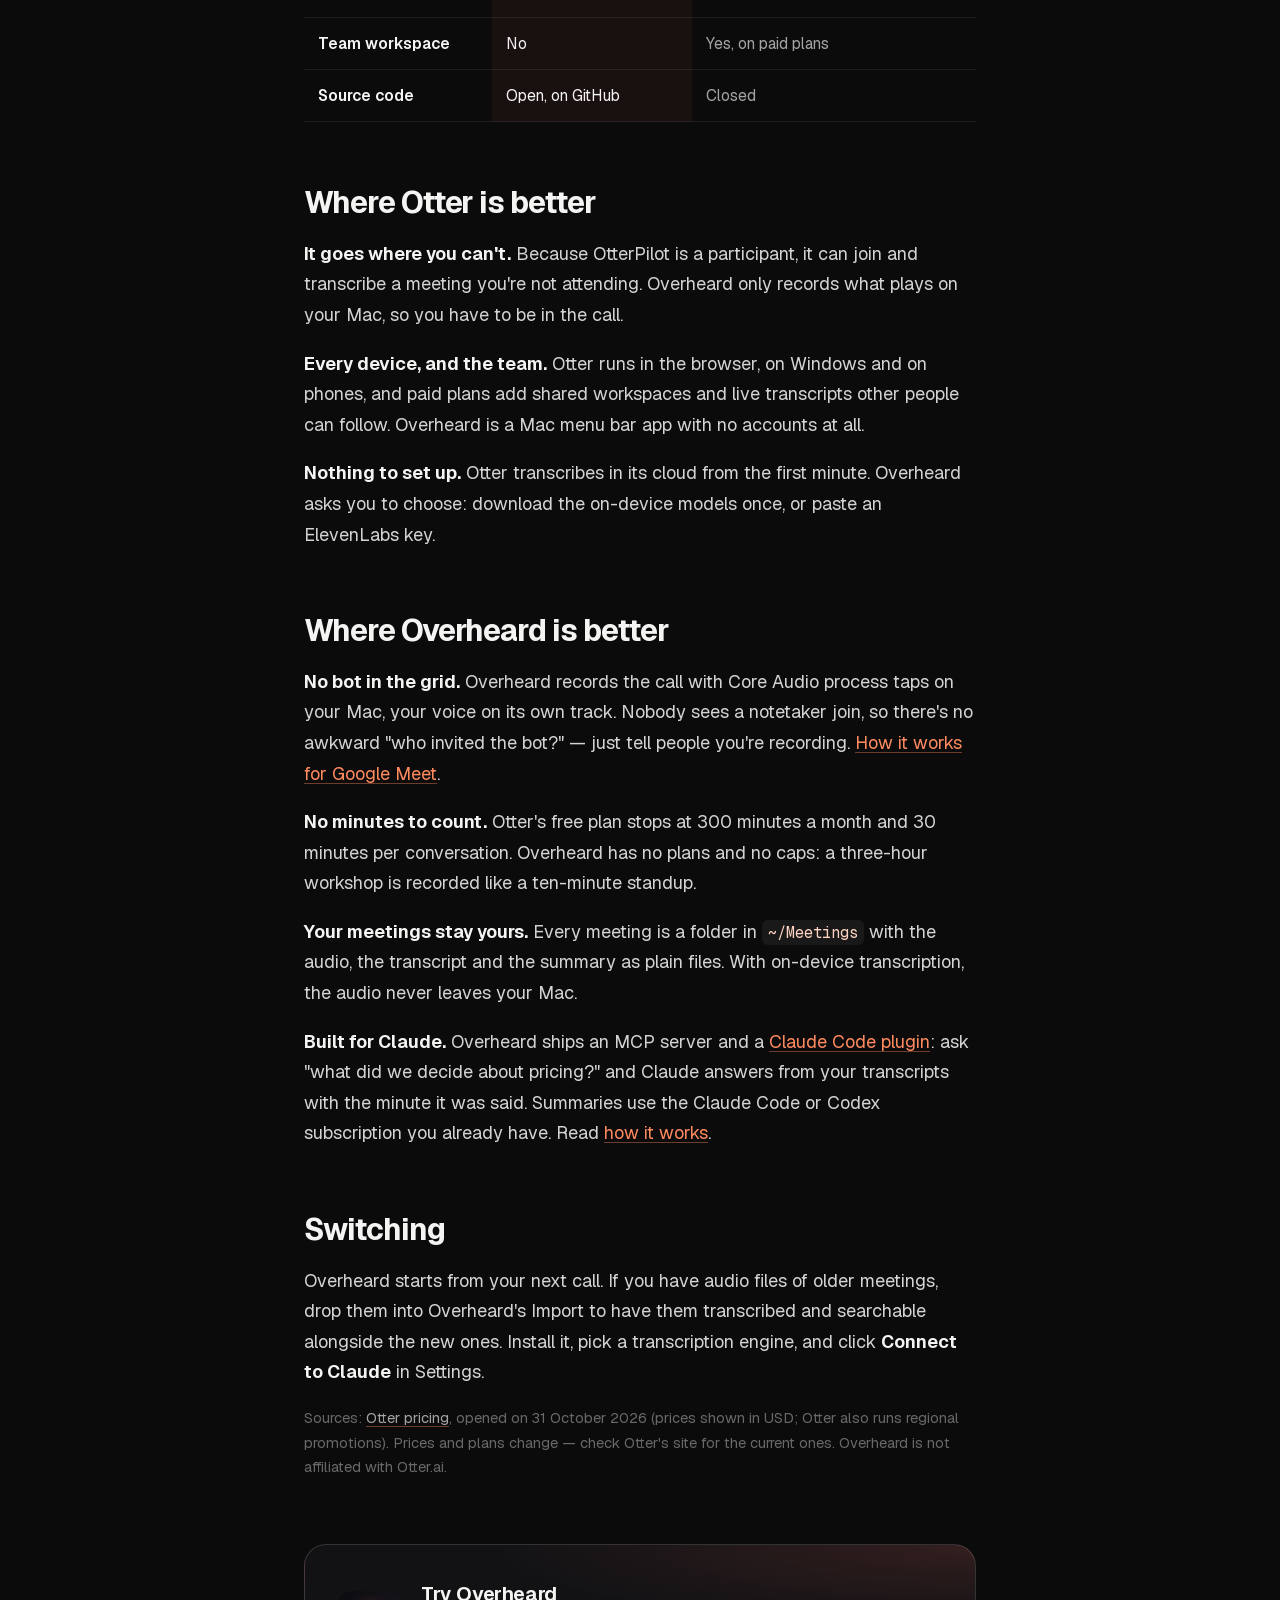
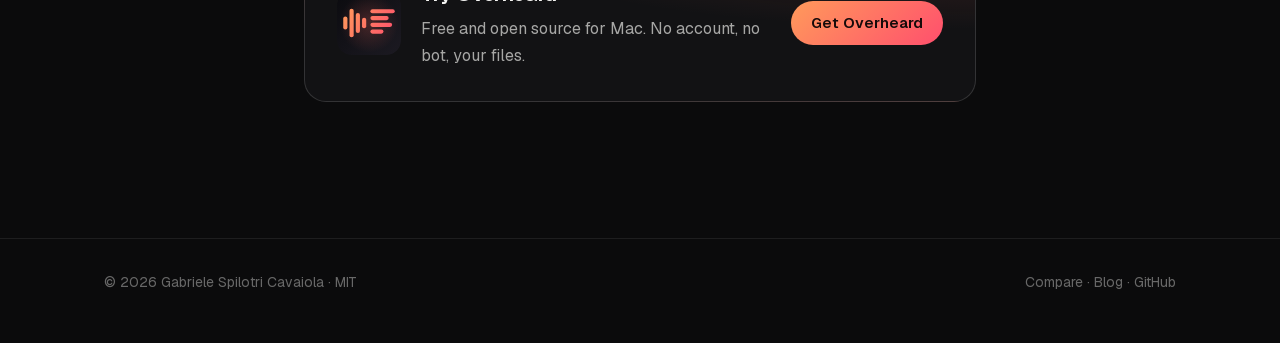
<file: docs/compare/otter/index.html>
<!doctype html>
<html lang="en">
<head>
<meta charset="utf-8">
<meta name="viewport" content="width=device-width, initial-scale=1">
<title>Overheard vs Otter.ai: Bot-Free Otter Alternative for Mac</title>
<meta name="description" content="Looking for an Otter.ai alternative on Mac? Check how Overheard records without a bot and how the two apps differ on transcription limits and storage.">
<link rel="canonical" href="https://getoverheard.dev/compare/otter/">
<meta property="og:title" content="Overheard vs Otter.ai: Bot-Free Otter Alternative for Mac">
<meta property="og:description" content="Looking for an Otter.ai alternative on Mac? Check how Overheard records without a bot and how the two apps differ on transcription limits and storage.">
<meta property="og:image" content="https://getoverheard.dev/assets/poster.jpg">
<meta name="theme-color" content="#0B0B0C">
<link rel="icon" href="../../assets/icon-tile.svg" type="image/svg+xml">
<link rel="stylesheet" href="../../blog/blog.css">
<script type="application/ld+json">{"@context":"https://schema.org","@type":"Article","headline":"Overheard vs Otter.ai: a free, bot-free Otter alternative for Mac","url":"https://getoverheard.dev/compare/otter/","datePublished":"2026-10-31","dateModified":"2026-10-31","image":"https://getoverheard.dev/assets/poster.jpg","author":{"@type":"Person","name":"Gabriele Spilotri Cavaiola","url":"https://github.com/anonbeat1"},"publisher":{"@type":"Organization","name":"Overheard","url":"https://getoverheard.dev/"}}</script>
</head>
<body>

<header class="nav">
  <a class="brand" href="../../"><img src="../../assets/icon-tile.svg" alt="">Overheard</a>
  <nav>
    <a href="../../blog/">Blog</a>
    <a href="../" aria-current="page">Compare</a>
    <a class="hide-s" href="https://github.com/anonbeat1/overheard">GitHub</a>
  </nav>
  <a class="dl" href="https://github.com/anonbeat1/overheard/releases/latest">Download</a>
</header>

<main class="wrap">
<article>
  <span class="eyebrow">Compare</span>
  <h1>Overheard vs Otter.ai</h1>
  <p class="meta">Checked against Otter's own pricing page on 31 October 2026</p>

  <p class="lead">Otter.ai is a cloud transcription service whose assistant, OtterPilot, joins your Zoom, Teams and Meet calls as a participant. Overheard is a free, open-source Mac app that records the call from your own Mac, so no bot shows up, and keeps every meeting as files Claude can read.</p>

  <div class="verdict">
    <div><b>Pick Otter if…</b><p>you need Windows, a phone app or a web app, live captions shared with the team, or a notetaker that can attend a meeting you're not in.</p></div>
    <div class="us"><b>Pick Overheard if…</b><p>you're on a Mac, don't want a bot in the participant list, don't want minute limits or a subscription, and use Claude Code, Claude Desktop or Codex.</p></div>
  </div>

  <h2>Side by side</h2>
  <div class="tbl"><table>
    <thead><tr><th></th><th class="us">Overheard</th><th>Otter.ai</th></tr></thead>
    <tbody>
      <tr><th>Price</th><td class="us">Free, MIT licensed</td><td>Basic free; Pro $16.99 and Business $30 per user per month ($8.33 and $19.99 billed yearly)</td></tr>
      <tr><th>Minutes</th><td class="us">Unlimited</td><td>300 a month on Basic, 1,200 on Pro, unlimited on Business</td></tr>
      <tr><th>Longest meeting</th><td class="us">No limit</td><td>30 minutes on Basic, 90 on Pro, 4 hours on Business</td></tr>
      <tr><th>Bot in the call</th><td class="us">No — records your Mac's audio</td><td>OtterPilot joins Zoom, Teams and Meet as a participant</td></tr>
      <tr><th>Account</th><td class="us">None</td><td>Required</td></tr>
      <tr><th>Where notes live</th><td class="us">Plain Markdown and WAV files in <code>~/Meetings</code></td><td>Otter's cloud</td></tr>
      <tr><th>Transcription</th><td class="us">On your Mac, or ElevenLabs with your own key</td><td>Otter's cloud</td></tr>
      <tr><th>MCP for Claude</th><td class="us">Built in, all meetings, plus actions you can turn on</td><td>Otter MCP server, on every plan</td></tr>
      <tr><th>Platforms</th><td class="us">Mac with Apple Silicon, macOS 14.2+</td><td>Web, Mac, Windows, iOS, Android, Chrome</td></tr>
      <tr><th>Team workspace</th><td class="us">No</td><td>Yes, on paid plans</td></tr>
      <tr><th>Source code</th><td class="us">Open, on GitHub</td><td>Closed</td></tr>
    </tbody>
  </table></div>

  <h2>Where Otter is better</h2>
  <p><strong>It goes where you can't.</strong> Because OtterPilot is a participant, it can join and transcribe a meeting you're not attending. Overheard only records what plays on your Mac, so you have to be in the call.</p>
  <p><strong>Every device, and the team.</strong> Otter runs in the browser, on Windows and on phones, and paid plans add shared workspaces and live transcripts other people can follow. Overheard is a Mac menu bar app with no accounts at all.</p>
  <p><strong>Nothing to set up.</strong> Otter transcribes in its cloud from the first minute. Overheard asks you to choose: download the on-device models once, or paste an ElevenLabs key.</p>

  <h2>Where Overheard is better</h2>
  <p><strong>No bot in the grid.</strong> Overheard records the call with Core Audio process taps on your Mac, your voice on its own track. Nobody sees a notetaker join, so there's no awkward "who invited the bot?" — just tell people you're recording. <a href="../../blog/record-google-meet-on-mac/">How it works for Google Meet</a>.</p>
  <p><strong>No minutes to count.</strong> Otter's free plan stops at 300 minutes a month and 30 minutes per conversation. Overheard has no plans and no caps: a three-hour workshop is recorded like a ten-minute standup.</p>
  <p><strong>Your meetings stay yours.</strong> Every meeting is a folder in <code>~/Meetings</code> with the audio, the transcript and the summary as plain files. With on-device transcription, the audio never leaves your Mac.</p>
  <p><strong>Built for Claude.</strong> Overheard ships an MCP server and a <a href="https://github.com/anonbeat1/overheard#claude-code-plugin">Claude Code plugin</a>: ask "what did we decide about pricing?" and Claude answers from your transcripts with the minute it was said. Summaries use the Claude Code or Codex subscription you already have. Read <a href="../../blog/ask-claude-about-your-meetings/">how it works</a>.</p>

  <h2>Switching</h2>
  <p>Overheard starts from your next call. If you have audio files of older meetings, drop them into Overheard's Import to have them transcribed and searchable alongside the new ones. Install it, pick a transcription engine, and click <strong>Connect to Claude</strong> in Settings.</p>

  <p class="sources">Sources: <a href="https://otter.ai/pricing">Otter pricing</a>, opened on 31 October 2026 (prices shown in USD; Otter also runs regional promotions). Prices and plans change — check Otter's site for the current ones. Overheard is not affiliated with Otter.ai.</p>

  <div class="cta">
    <img src="../../assets/icon-tile.svg" alt="">
    <div>
      <h3>Try Overheard</h3>
      <p>Free and open source for Mac. No account, no bot, your files.</p>
    </div>
    <a class="dl" href="https://getoverheard.dev">Get Overheard</a>
  </div>
</article>
</main>

<footer>
  <div class="wrap">
    <span>© 2026 Gabriele Spilotri Cavaiola · MIT</span>
    <span><a href="../">Compare</a> · <a href="../../blog/">Blog</a> · <a href="https://github.com/anonbeat1/overheard">GitHub</a></span>
  </div>
</footer>
</body>
</html>
</file>
<file: docs/blog/blog.css>
@font-face { font-family: 'Geist'; font-weight: 300 800; font-display: swap; src: url('../fonts/Geist.woff2') format('woff2'); }
@font-face { font-family: 'Geist Mono'; font-weight: 400 600; font-display: swap; src: url('../fonts/GeistMono.woff2') format('woff2'); }

:root {
  --bg: #0B0B0C; --fg: #F4F4F2; --dim: rgba(244,244,242,.66); --faint: rgba(244,244,242,.4);
  --line: rgba(255,255,255,.08); --line-2: rgba(255,255,255,.14);
  --coral: #FF6A5F; --coral-2: #FF8A5E; --teal: #5FD3C6;
  --grad: linear-gradient(135deg, #FF9A5B 0%, #FF4F6D 100%);
  --code-bg: #111113;
}
* { margin: 0; padding: 0; box-sizing: border-box; }
html { overflow-x: clip; -webkit-text-size-adjust: 100%; }
body { background: var(--bg); color: var(--fg); font-family: 'Geist', -apple-system, system-ui, sans-serif; font-size: 18px; line-height: 1.7; -webkit-font-smoothing: antialiased; overflow-x: clip; }
body::before { content: ""; position: absolute; left: 0; right: 0; top: -320px; height: 800px; background: radial-gradient(550px 400px at 50% 50%, rgba(255,106,95,.16), transparent); pointer-events: none; z-index: -1; }
a { color: inherit; }
::selection { background: rgba(255,106,95,.35); }
:focus-visible { outline: 2px solid var(--coral); outline-offset: 3px; border-radius: 6px; }

.nav { max-width: 1120px; margin: 0 auto; padding: 0 24px; height: 68px; display: flex; align-items: center; gap: 28px; }
.brand { display: flex; align-items: center; gap: 10px; font-weight: 700; letter-spacing: -0.03em; font-size: 19px; text-decoration: none; }
.brand img { width: 30px; height: 30px; border-radius: 22.5%; }
.nav nav { margin-left: auto; display: flex; gap: 24px; font-size: 15px; color: var(--dim); }
.nav nav a { text-decoration: none; }
.nav nav a:hover, .nav nav a[aria-current] { color: var(--fg); }
.dl { height: 38px; padding: 0 16px; border-radius: 999px; display: inline-flex; align-items: center; font-weight: 600; font-size: 14px; text-decoration: none; background: var(--grad); color: #160A0A; }

.wrap { max-width: 720px; margin: 0 auto; padding: 0 24px; }
.eyebrow { font-family: 'Geist Mono', monospace; font-size: 12.5px; letter-spacing: .16em; text-transform: uppercase; color: var(--coral-2); }
h1 { font-size: clamp(36px, 6vw, 56px); font-weight: 700; letter-spacing: -0.045em; line-height: 1.04; margin: 16px 0 20px; text-wrap: balance; }
.meta { font-family: 'Geist Mono', monospace; font-size: 13px; color: var(--faint); }
.lead { font-size: 21px; color: var(--dim); margin-top: 28px; letter-spacing: -0.01em; }

article { padding: 72px 0 40px; }
article h2 { font-size: 30px; font-weight: 700; letter-spacing: -0.035em; line-height: 1.15; margin: 64px 0 16px; }
article h3 { font-size: 21px; font-weight: 650; letter-spacing: -0.02em; margin: 40px 0 10px; }
article p, article ul, article ol { margin: 18px 0; color: rgba(244,244,242,.86); }
article ul, article ol { padding-left: 22px; }
article li { margin: 8px 0; }
article li::marker { color: var(--coral); }
article strong { color: var(--fg); font-weight: 650; }
article a { color: var(--coral-2); text-decoration: underline; text-decoration-color: rgba(255,138,94,.4); text-underline-offset: 3px; }
article a:hover { text-decoration-color: var(--coral-2); }
article code { font-family: 'Geist Mono', monospace; font-size: .86em; padding: 2px 6px; border-radius: 6px; background: rgba(255,255,255,.06); color: #FFD3C2; }
pre { margin: 24px 0; padding: 20px 22px; border-radius: 14px; background: var(--code-bg); border: 1px solid var(--line); overflow-x: auto; font-family: 'Geist Mono', monospace; font-size: 14px; line-height: 1.65; color: #E8E6E3; }
pre code { padding: 0; background: none; color: inherit; font-size: inherit; }
pre .c { color: var(--faint); }
pre .k { color: var(--coral-2); }
pre .s { color: var(--teal); }

.note { margin: 28px 0; padding: 18px 22px; border-radius: 14px; border: 1px solid rgba(255,106,95,.3); background: rgba(255,106,95,.06); }
.note b { display: block; font-family: 'Geist Mono', monospace; font-size: 12px; letter-spacing: .12em; text-transform: uppercase; color: var(--coral-2); margin-bottom: 6px; font-weight: 500; }
.note p { margin: 0; }

figure { margin: 36px 0; }
figure svg { width: 100%; height: auto; display: block; }
figcaption { margin-top: 10px; font-size: 14px; color: var(--faint); text-align: center; }

.cta { margin: 64px 0 0; padding: 32px; border-radius: 22px; border: 1px solid var(--line-2); background: radial-gradient(120% 90% at 100% 0%, rgba(255,106,95,.14), transparent 60%), #121214; display: flex; gap: 20px; align-items: center; }
.cta img { width: 64px; height: 64px; border-radius: 22.5%; flex: none; }
.cta p { margin: 4px 0 0; color: var(--dim); font-size: 16px; }
.cta h3 { margin: 0; font-size: 20px; }
.cta .dl { margin-left: auto; flex: none; height: 44px; padding: 0 20px; font-size: 15px; }

.posts { list-style: none; padding: 0; margin: 48px 0 0; }
.posts li { border-top: 1px solid var(--line); }
.posts li:last-child { border-bottom: 1px solid var(--line); }
.posts a { display: block; padding: 28px 0; text-decoration: none; color: var(--fg); }
.posts h2 { font-size: 26px; font-weight: 700; letter-spacing: -0.03em; line-height: 1.2; margin: 6px 0 8px; }
.posts a:hover h2 { color: var(--coral-2); }
.posts p { color: var(--dim); margin: 0; font-size: 16.5px; }

footer { border-top: 1px solid var(--line); margin-top: 96px; padding: 32px 0 48px; font-size: 14px; color: var(--faint); }
footer .wrap { max-width: 1120px; display: flex; justify-content: space-between; gap: 16px; flex-wrap: wrap; }
footer a { text-decoration: none; } footer a:hover { color: var(--fg); }

@media (max-width: 640px) {
  body { font-size: 17px; }
  .nav { padding: 0 16px; gap: 16px; }
  .nav nav a.hide-s { display: none; }
  .wrap { padding: 0 16px; }
  article { padding-top: 40px; }
  pre { margin-left: -16px; margin-right: -16px; border-radius: 0; border-left: 0; border-right: 0; font-size: 13px; }
  figure { overflow-x: auto; margin-left: -16px; margin-right: -16px; padding: 0 16px; }
  figure svg { min-width: 600px; }
  .cta { flex-direction: column; align-items: flex-start; }
  .cta .dl { margin-left: 0; }
}

/* Comparison tables */
.tbl { margin: 28px 0; overflow-x: auto; }
.tbl table { width: 100%; border-collapse: collapse; font-size: 15.5px; line-height: 1.5; min-width: 520px; }
.tbl th, .tbl td { text-align: left; vertical-align: top; padding: 14px 14px; border-bottom: 1px solid var(--line); }
.tbl thead th { font-size: 13px; font-family: 'Geist Mono', monospace; letter-spacing: .06em; text-transform: uppercase; color: var(--faint); font-weight: 500; }
.tbl tbody th { font-weight: 600; color: var(--fg); width: 28%; }
.tbl td { color: var(--dim); }
.tbl .us { color: var(--fg); background: rgba(255,106,95,.06); }
.tbl thead .us { color: var(--coral-2); }
.verdict { display: grid; grid-template-columns: repeat(auto-fit, minmax(200px, 1fr)); gap: 12px; margin: 24px 0; }
.verdict div { padding: 18px 20px; border-radius: 14px; border: 1px solid var(--line-2); background: #121214; }
.verdict b { display: block; font-size: 17px; margin-bottom: 4px; }
.verdict p { margin: 0; font-size: 15.5px; color: var(--dim); }
.verdict .us { border-color: rgba(255,106,95,.4); background: rgba(255,106,95,.06); }
.sources { font-size: 14.5px; color: var(--faint); }
.sources a { color: var(--dim); }
@media (max-width: 640px) { .tbl { margin-left: -16px; margin-right: -16px; padding: 0 16px; } }
</file>
